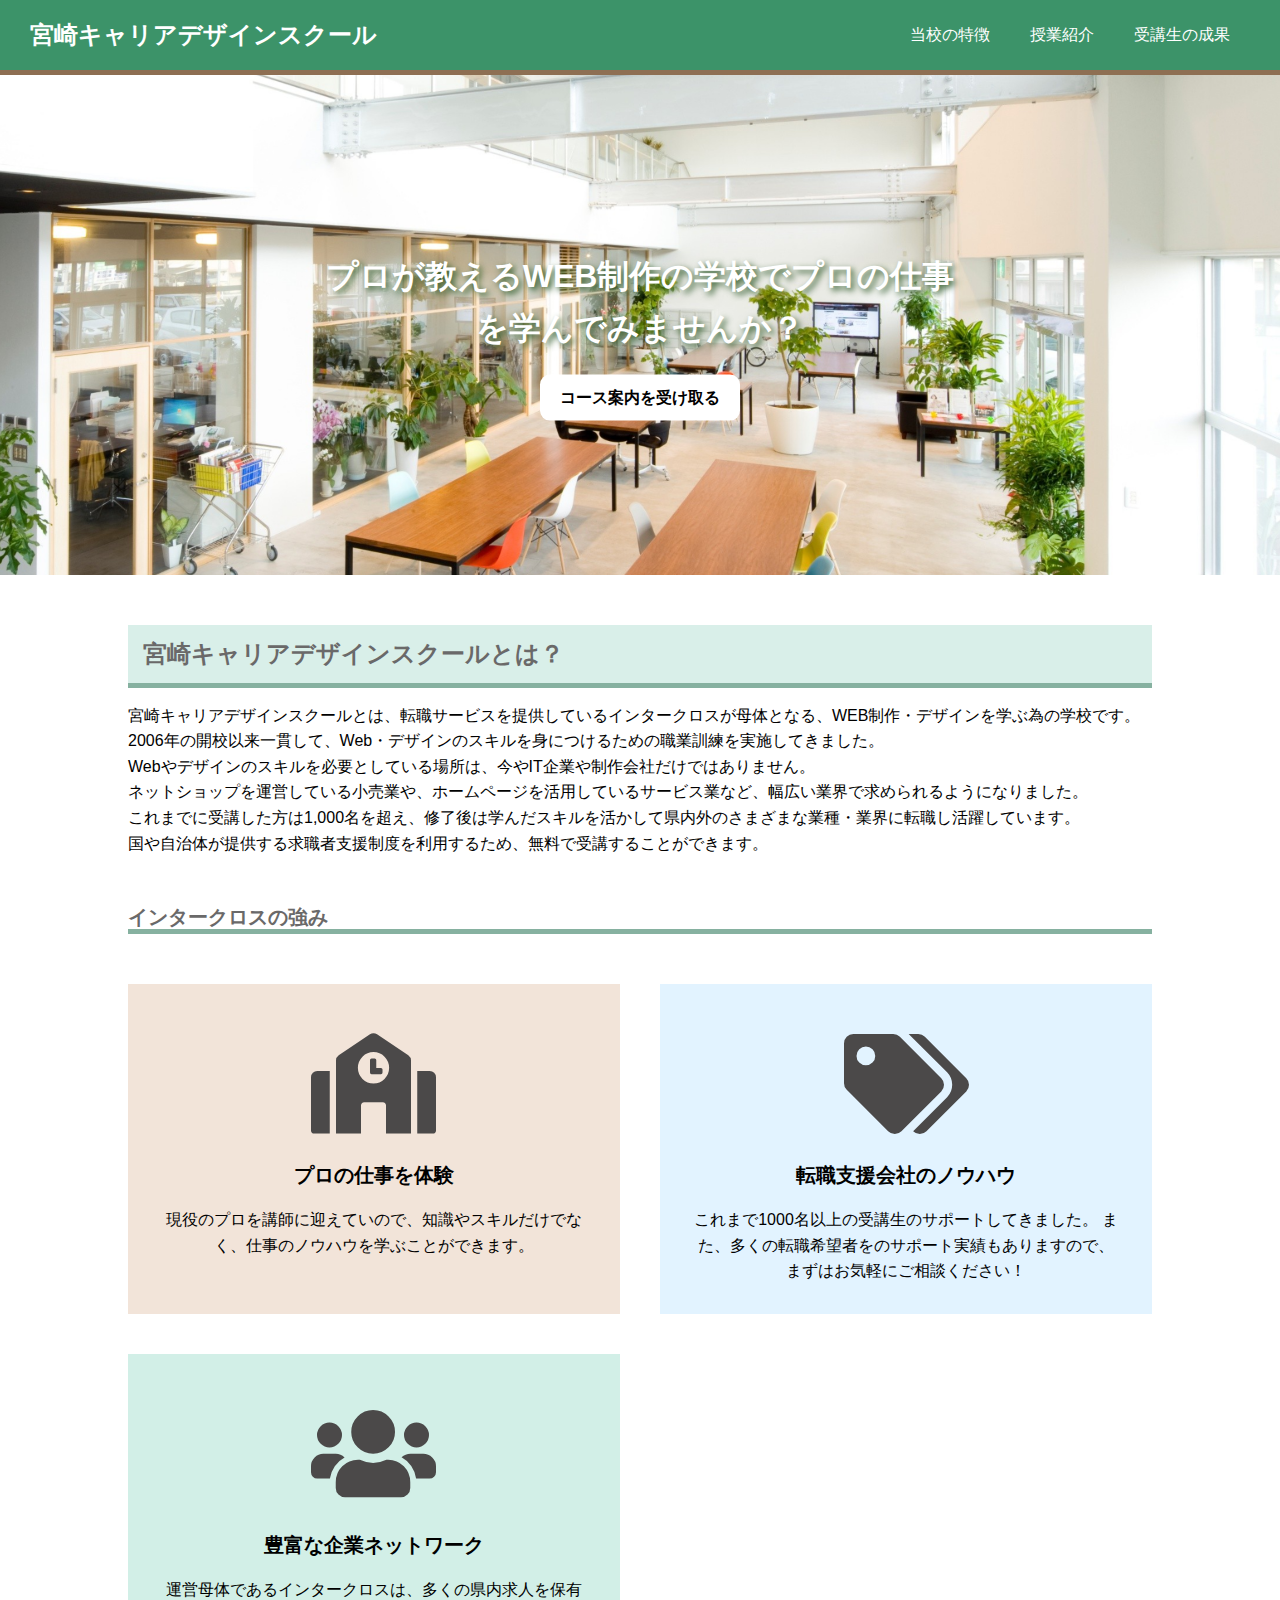
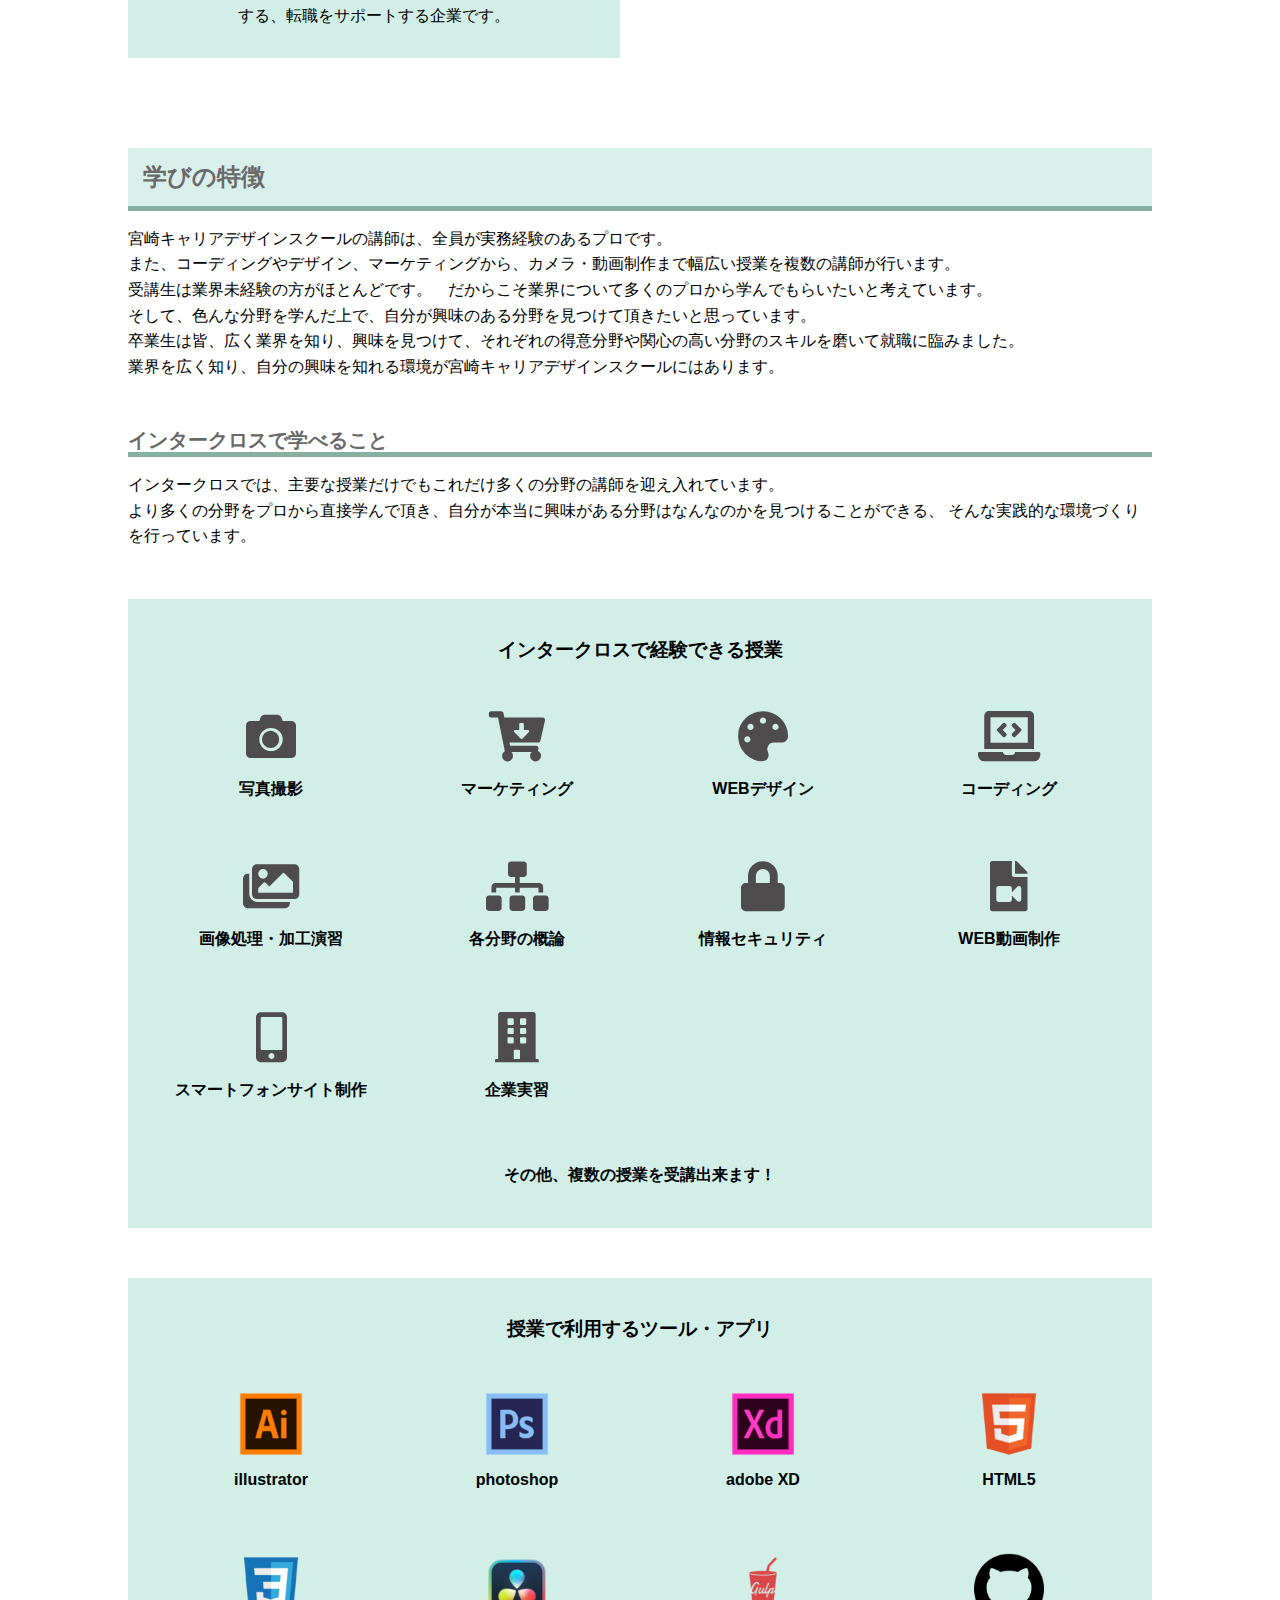
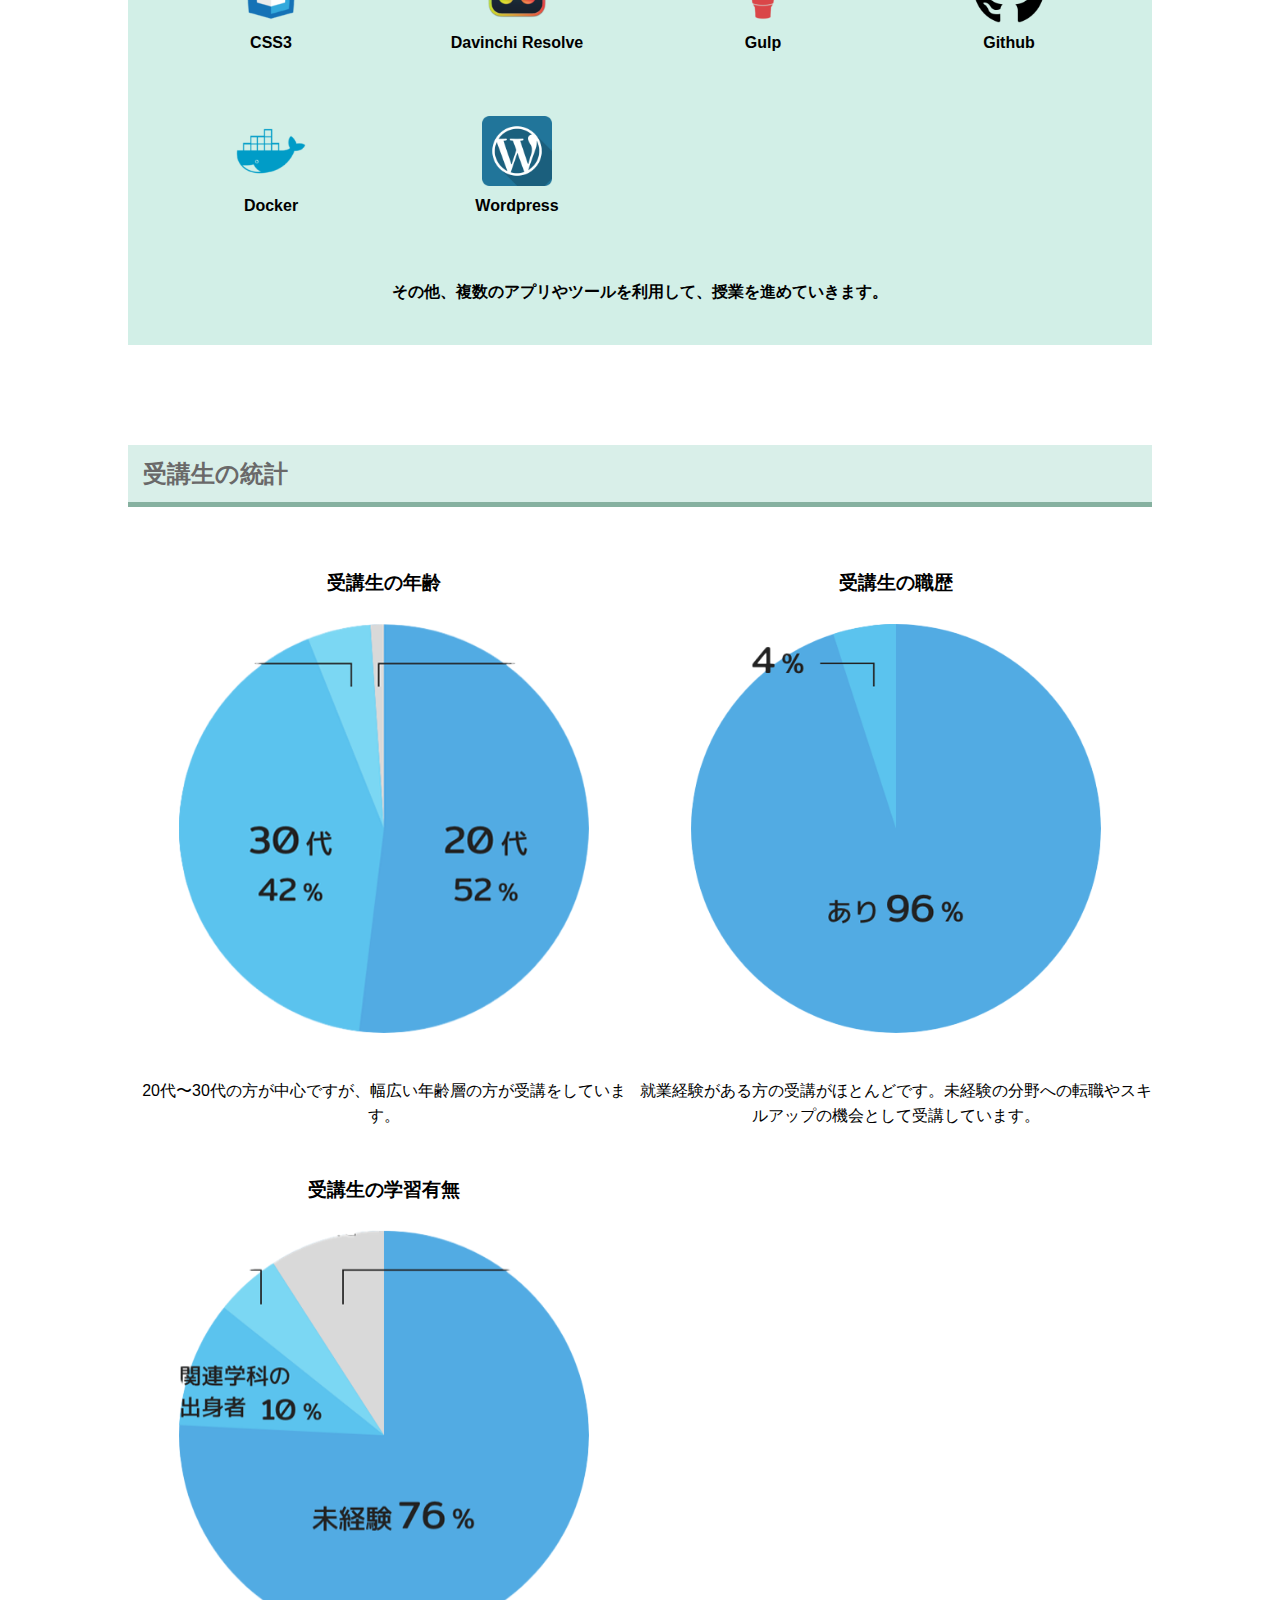
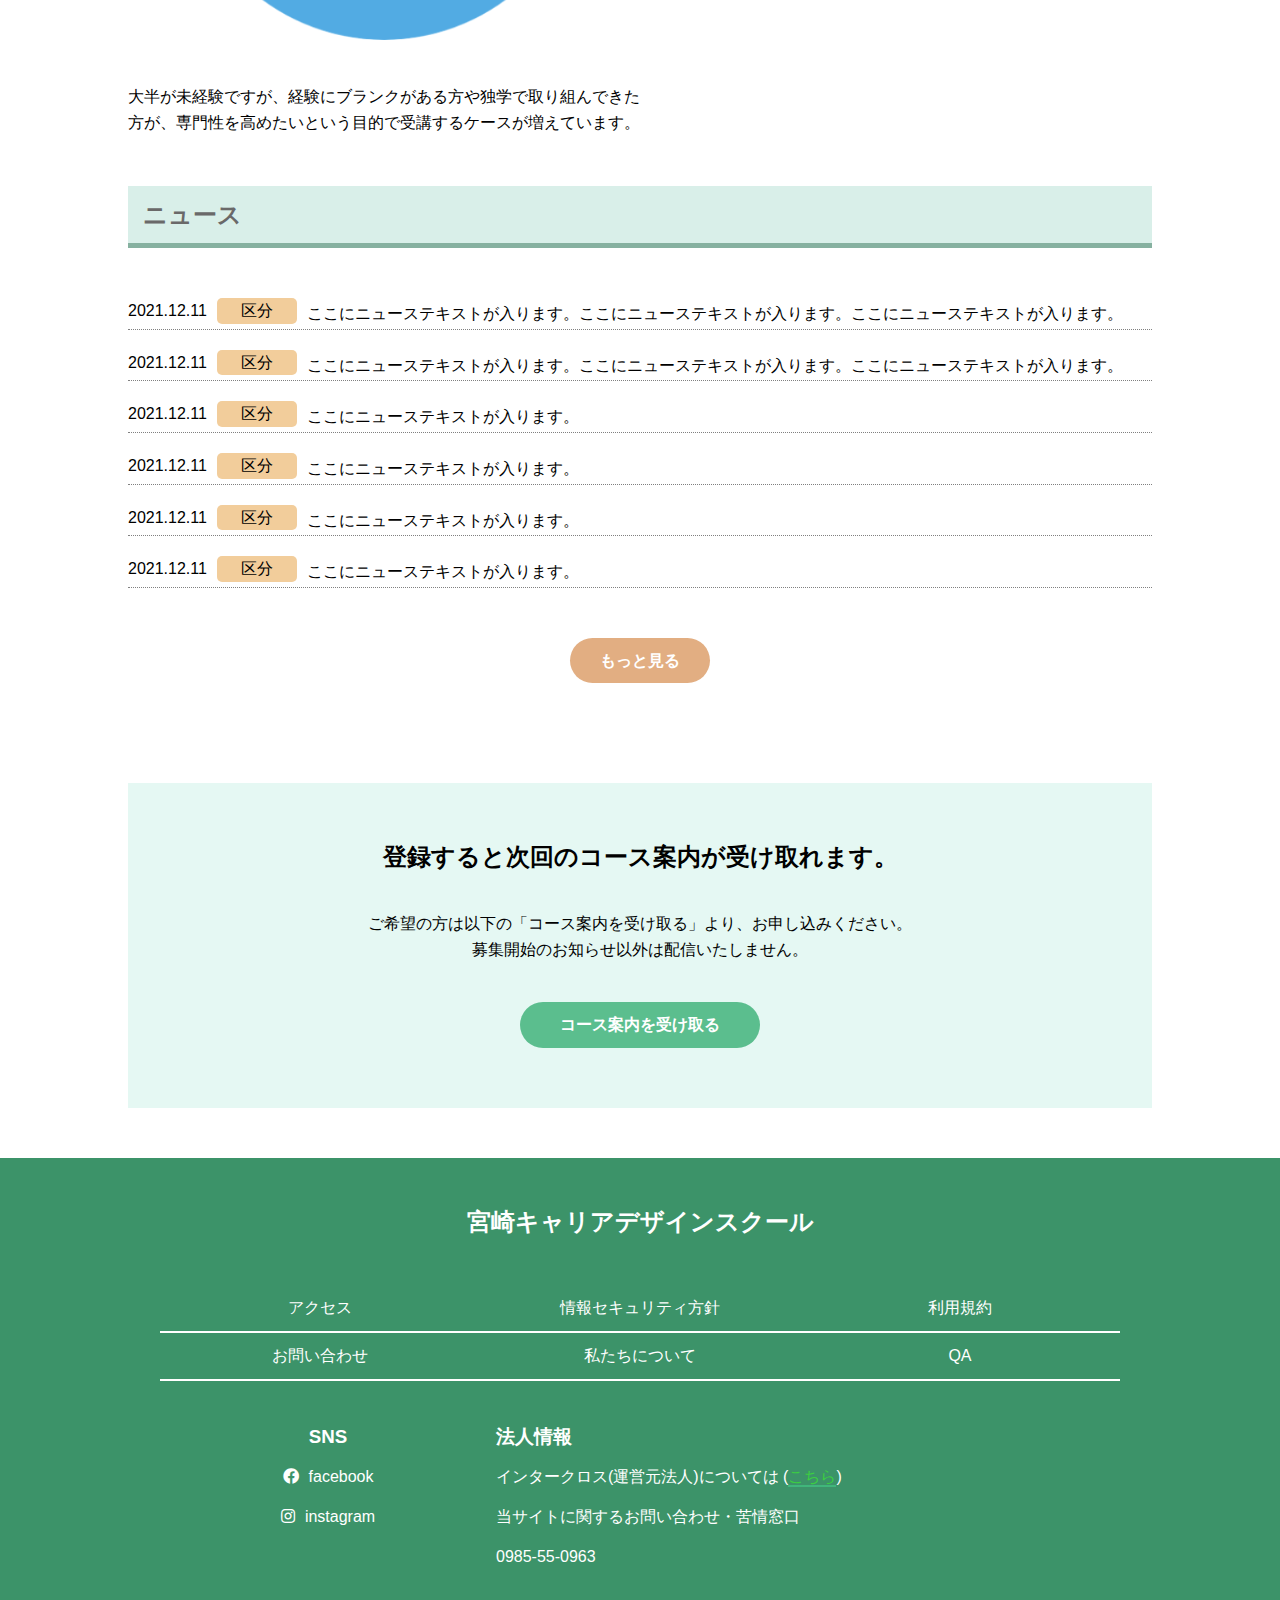
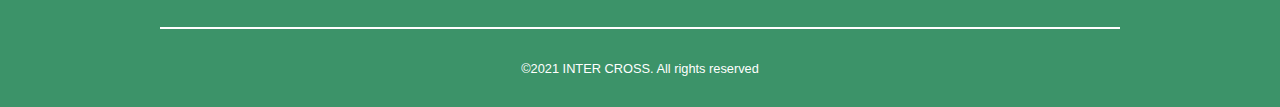
<file: index.html>
<!DOCTYPE html>
<html lang="en">

<head>
    <meta charset="UTF-8">
    <meta http-equiv="X-UA-Compatible" content="IE=edge">
    <meta name="viewport" content="width=device-width, initial-scale=1.0">
    <link rel="stylesheet" href="https://cdnjs.cloudflare.com/ajax/libs/font-awesome/5.11.2/css/all.css">
    <link rel="stylesheet" href="./normalize.css">
    <link rel="stylesheet" href="./style.css">
    <script type="text/javascript" src="https://code.jquery.com/jquery-3.4.1.min.js"></script>
    <script type="text/javascript" src="./js/script.js"></script>

    <title>宮崎キャリアデザインスクール / main</title>
</head>

<body>

    <header>
        <h2 class="header_title"><a href="index.html">宮崎キャリアデザインスクール</a></h2>
        <ul class="grobal-navi">
            <li><a href="./others/feature.html">当校の特徴</a></li>
            <li><a href="./others/lessons.html">授業紹介</a></li>
            <li><a href="./others/outcome.html">受講生の成果</a></li>
        </ul>
        <div class="hamburger">
            <div></div>
            <div></div>
            <div></div>
        </div>
    </header>

    <div class="mv">
        <div class="catch_area">
            <h1 class="catch">プロが教えるWEB制作の学校でプロの仕事を学んでみませんか？</h1>
            <p class="main-button"><a href="./others/course_request.html">コース案内を受け取る</a></p>
        </div>
    </div>

    <main>
        <section class="about_school">
            <h2 class="main-title">宮崎キャリアデザインスクールとは？</h2>
            <p class="main-title_desc">宮崎キャリアデザインスクールとは、転職サービスを提供しているインタークロスが母体となる、WEB制作・デザインを学ぶ為の学校です。<br>
                2006年の開校以来一貫して、Web・デザインのスキルを身につけるための職業訓練を実施してきました。<br>
                Webやデザインのスキルを必要としている場所は、今やIT企業や制作会社だけではありません。<br>
                ネットショップを運営している小売業や、ホームページを活用しているサービス業など、幅広い業界で求められるようになりました。<br>
                これまでに受講した方は1,000名を超え、修了後は学んだスキルを活かして県内外のさまざまな業種・業界に転職し活躍しています。<br>
                国や自治体が提供する求職者支援制度を利用するため、無料で受講することができます。</p>

            <h3 class="sub-title">インタークロスの強み</h3>
            <div class="appeal-list">

                <div class="appeal-item A">
                    <p class="icon"><i class="fas fa-school"></i></p>
                    <h4>プロの仕事を体験</h4>
                    <p>現役のプロを講師に迎えていので、知識やスキルだけでなく、仕事のノウハウを学ぶことができます。</p>
                </div>

                <div class="appeal-item B">
                    <p class="icon"><i class="fas fa-tags"></i></p>
                    <h4>転職支援会社のノウハウ</h4>
                    <p>これまで1000名以上の受講生のサポートしてきました。
                        また、多くの転職希望者をのサポート実績もありますので、まずはお気軽にご相談ください！</p>
                </div>

                <div class="appeal-item C">
                    <p class="icon"><i class="fas fa-users"></i></p>
                    <h4>豊富な企業ネットワーク</h4>
                    <p>運営母体であるインタークロスは、多くの県内求人を保有する、転職をサポートする企業です。</p>
                </div>

            </div>
        </section>
        <!--about_school-->

        <section class="feature_of_learning">
            <h1 class="main-title">学びの特徴</h1>
            <p class="main-title_desc">宮崎キャリアデザインスクールの講師は、全員が実務経験のあるプロです。<br>
                また、コーディングやデザイン、マーケティングから、カメラ・動画制作まで幅広い授業を複数の講師が行います。<br>
                受講生は業界未経験の方がほとんどです。　だからこそ業界について多くのプロから学んでもらいたいと考えています。<br>
                そして、色んな分野を学んだ上で、自分が興味のある分野を見つけて頂きたいと思っています。<br>
                卒業生は皆、広く業界を知り、興味を見つけて、それぞれの得意分野や関心の高い分野のスキルを磨いて就職に臨みました。<br>
                業界を広く知り、自分の興味を知れる環境が宮崎キャリアデザインスクールにはあります。</p>

            <h2 class="sub-title">インタークロスで学べること</h2>
            <p class="sub-title_desc">インタークロスでは、主要な授業だけでもこれだけ多くの分野の講師を迎え入れています。<br>
                より多くの分野をプロから直接学んで頂き、自分が本当に興味がある分野はなんなのかを見つけることができる、
                そんな実践的な環境づくりを行っています。</p>

            <div class="experience">
                <h3>インタークロスで経験できる授業</h3>
                <ul>
                    <li>
                        <i class="fas fa-camera"></i>
                        <p>写真撮影</p>
                    </li>
                    <li>
                        <i class="fas fa-cart-arrow-down"></i>
                        <p>マーケティング</p>
                    </li>
                    <li>
                        <i class="fas fa-palette"></i>
                        <p>WEBデザイン</p>
                    </li>
                    <li>
                        <i class="fas fa-laptop-code"></i>
                        <p>コーディング</p>
                    </li>
                    <li>
                        <i class="fas fa-images"></i>
                        <p>画像処理・加工演習</p>
                    </li>
                    <li>
                        <i class="fas fa-sitemap"></i>
                        <p>各分野の概論</p>
                    </li>
                    <li>
                        <i class="fas fa-lock"></i>
                        <p>情報セキュリティ</p>
                    </li>
                    <li>
                        <i class="fas fa-file-video"></i>
                        <p>WEB動画制作</p>
                    </li>
                    <li>
                        <i class="fas fa-mobile-alt"></i>
                        <p>スマートフォンサイト制作</p>
                    </li>
                    <li>
                        <i class="fas fa-building"></i>
                        <p>企業実習</p>
                    </li>
                </ul>
                <p>その他、複数の授業を受講出来ます！</p>
            </div>

            <div class="tools">
                <h3>授業で利用するツール・アプリ</h3>
                <ul>
                    <li>
                        <img src="./images/illustrator.png" alt="illustratorアイコン">
                        <p>illustrator</p>
                    </li>
                    <li>
                        <img src="./images/photoshop.png" alt="photoshopアイコン">
                        <p>photoshop</p>
                    </li>
                    <li>
                        <img src="./images/xd.png" alt="XDアイコン">
                        <p>adobe XD</p>
                    </li>
                    <li>
                        <img src="./images/html5.png" alt="HTML5アイコン">
                        <p>HTML5</p>
                    </li>
                    <li>
                        <img src="./images/css3.png" alt="CSS3アイコン">
                        <p>CSS3</p>
                    </li>
                    <li>
                        <img src="./images/davinci_resolve.png" alt="Davinchi Resolveアイコン">
                        <p>Davinchi Resolve</p>
                    </li>
                    <li>
                        <img src="./images/gulp.png" alt="Gulpアイコン">
                        <p>Gulp</p>
                    </li>
                    <li>
                        <img src="./images/github.png" alt="githubアイコン">
                        <p>Github</p>
                    </li>
                    <li>
                        <img src="./images/docker.png" alt="Dockerアイコン">
                        <p>Docker</p>
                    </li>
                    <li>
                        <img src="./images/wordpress.png" alt="wordpressアイコン">
                        <p>Wordpress</p>
                    </li>
                </ul>
                <p>その他、複数のアプリやツールを利用して、授業を進めていきます。</p>
            </div>

        </section>
        <!--feature_of_learning-->

        <section class="statistics">
            <h2 class="main-title">受講生の統計</h2>
            <div class="statistics-list">

                <div class="statistics-item">
                    <h3>受講生の年齢</h3>
                    <div class="image"><img src="./images/graph01.png" alt="受講生の年齢"></div>
                    <p>20代〜30代の方が中心ですが、幅広い年齢層の方が受講をしています。</p>
                </div>

                <div class="statistics-item">
                    <h3>受講生の職歴</h3>
                    <div class="image"><img src="./images/graph02.png" alt="受講生の職歴"></div>
                    <p>就業経験がある方の受講がほとんどです。未経験の分野への転職やスキルアップの機会として受講しています。</p>
                </div>

                <div class="statistics-item">
                    <h3>受講生の学習有無</h3>
                    <div class="image"><img src="./images/graph03.png" alt="受講生の学習有無"></div>
                    <p>大半が未経験ですが、経験にブランクがある方や独学で取り組んできた方が、専門性を高めたいという目的で受講するケースが増えています。</p>
                </div>

            </div>
            <!--statistics-list-->
        </section>
        <!--statistics-->

        <section class="news">
            <h2 class="main-title">ニュース</h2>
            <ul class="news-list">
                <li><a href="">
                        <p class="time">2021.12.11</p>
                        <p class="news-division">区分</p>
                        <p class="news-text">ここにニューステキストが入ります。ここにニューステキストが入ります。ここにニューステキストが入ります。</p>
                    </a>
                </li>
                <li><a href="">
                        <p class="time">2021.12.11</p>
                        <p class="news-division">区分</p>
                        <p class="news-text">ここにニューステキストが入ります。ここにニューステキストが入ります。ここにニューステキストが入ります。</p>
                    </a>
                </li>
                <li><a href="">
                        <p class="time">2021.12.11</p>
                        <p class="news-division">区分</p>
                        <p class="news-text">ここにニューステキストが入ります。</p>
                    </a>
                </li>
                <li><a href="">
                        <p class="time">2021.12.11</p>
                        <p class="news-division">区分</p>
                        <p class="news-text">ここにニューステキストが入ります。</p>
                    </a>
                </li>
                <li><a href="">
                        <p class="time">2021.12.11</p>
                        <p class="news-division">区分</p>
                        <p class="news-text">ここにニューステキストが入ります。</p>
                    </a>
                </li>
                <li><a href="">
                        <p class="time">2021.12.11</p>
                        <p class="news-division">区分</p>
                        <p class="news-text">ここにニューステキストが入ります。</p>
                    </a>
                </li>
            </ul>
            <p class="show-more"><a href="#">もっと見る</a></p>
        </section>

        <div class="cource-guide">
            <h2 class="guide-title">登録すると次回のコース案内が受け取れます。</h2>
            <p class="guide-text">ご希望の方は以下の「コース案内を受け取る」より、お申し込みください。<br>
                募集開始のお知らせ以外は配信いたしません。</p>
            <p class="guide-button"><a href="./others/course_request.html">コース案内を受け取る</a></p>
        </div>
    </main>
    <footer>
        <h2 class="footer-title">宮崎キャリアデザインスクール</h2>
        <div class="footer-navi">
            <ul>
                <li><a href="">アクセス</a></li>
                <li><a href="">情報セキュリティ方針</a></li>
                <li><a href="">利用規約</a></li>
                <li><a href="">お問い合わせ</a></li>
                <li><a href="">私たちについて</a></li>
                <li><a href="">QA</a></li>
            </ul>
        </div>
        <div class="two-column-layout">
            <div class="social">
                <h3>SNS</h3>
                <p><a href=""><i class="fab fa-facebook"></i>facebook</a></p>
                <p><a href=""><i class="fab fa-instagram"></i>instagram</a></p>
            </div>
            <div class="company-info">
                <h3>法人情報</h3>
                <p>インタークロス(運営元法人)については (<a href="https://www.inter-cross.com/">こちら</a>)</p>
                <p>当サイトに関するお問い合わせ・苦情窓口<br>
                    0985-55-0963</p>
            </div>
        </div>
        <small>©2021 INTER CROSS. All rights reserved</small>

    </footer>
</body>

</html>
</file>
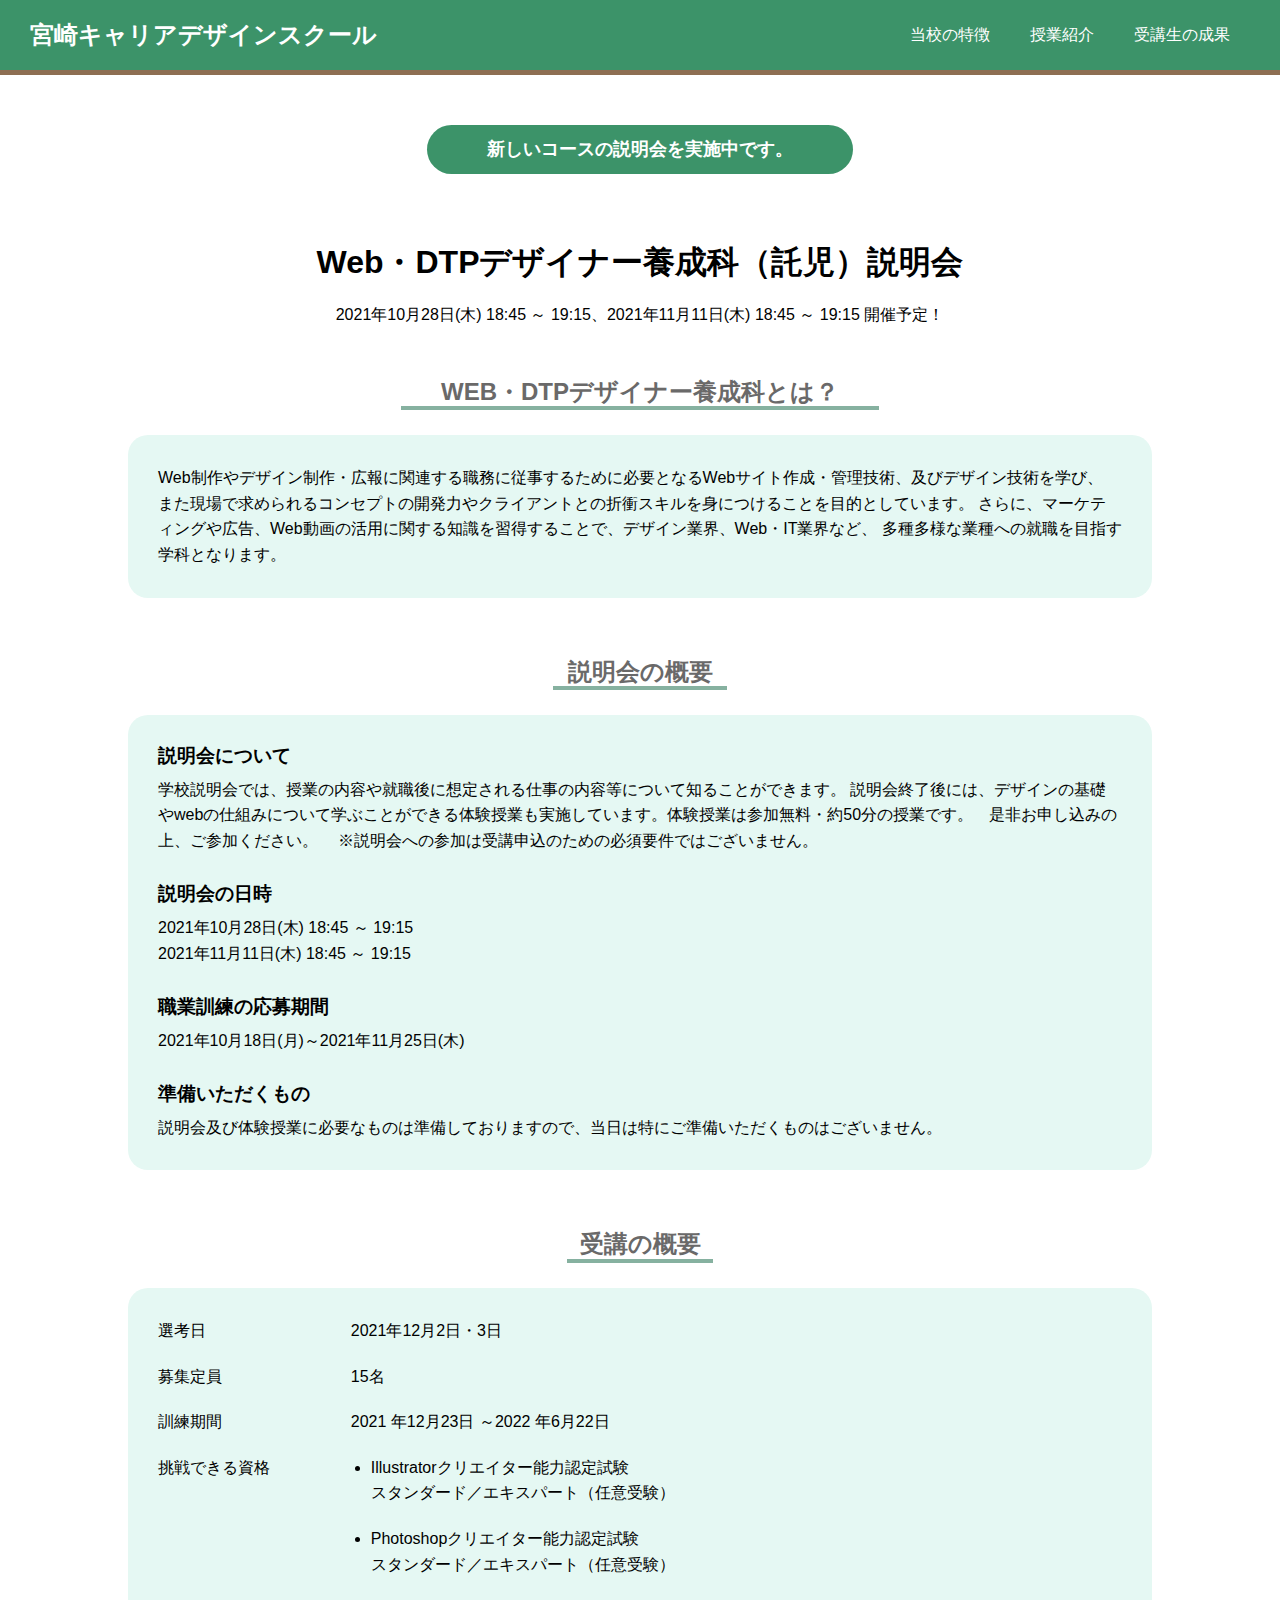
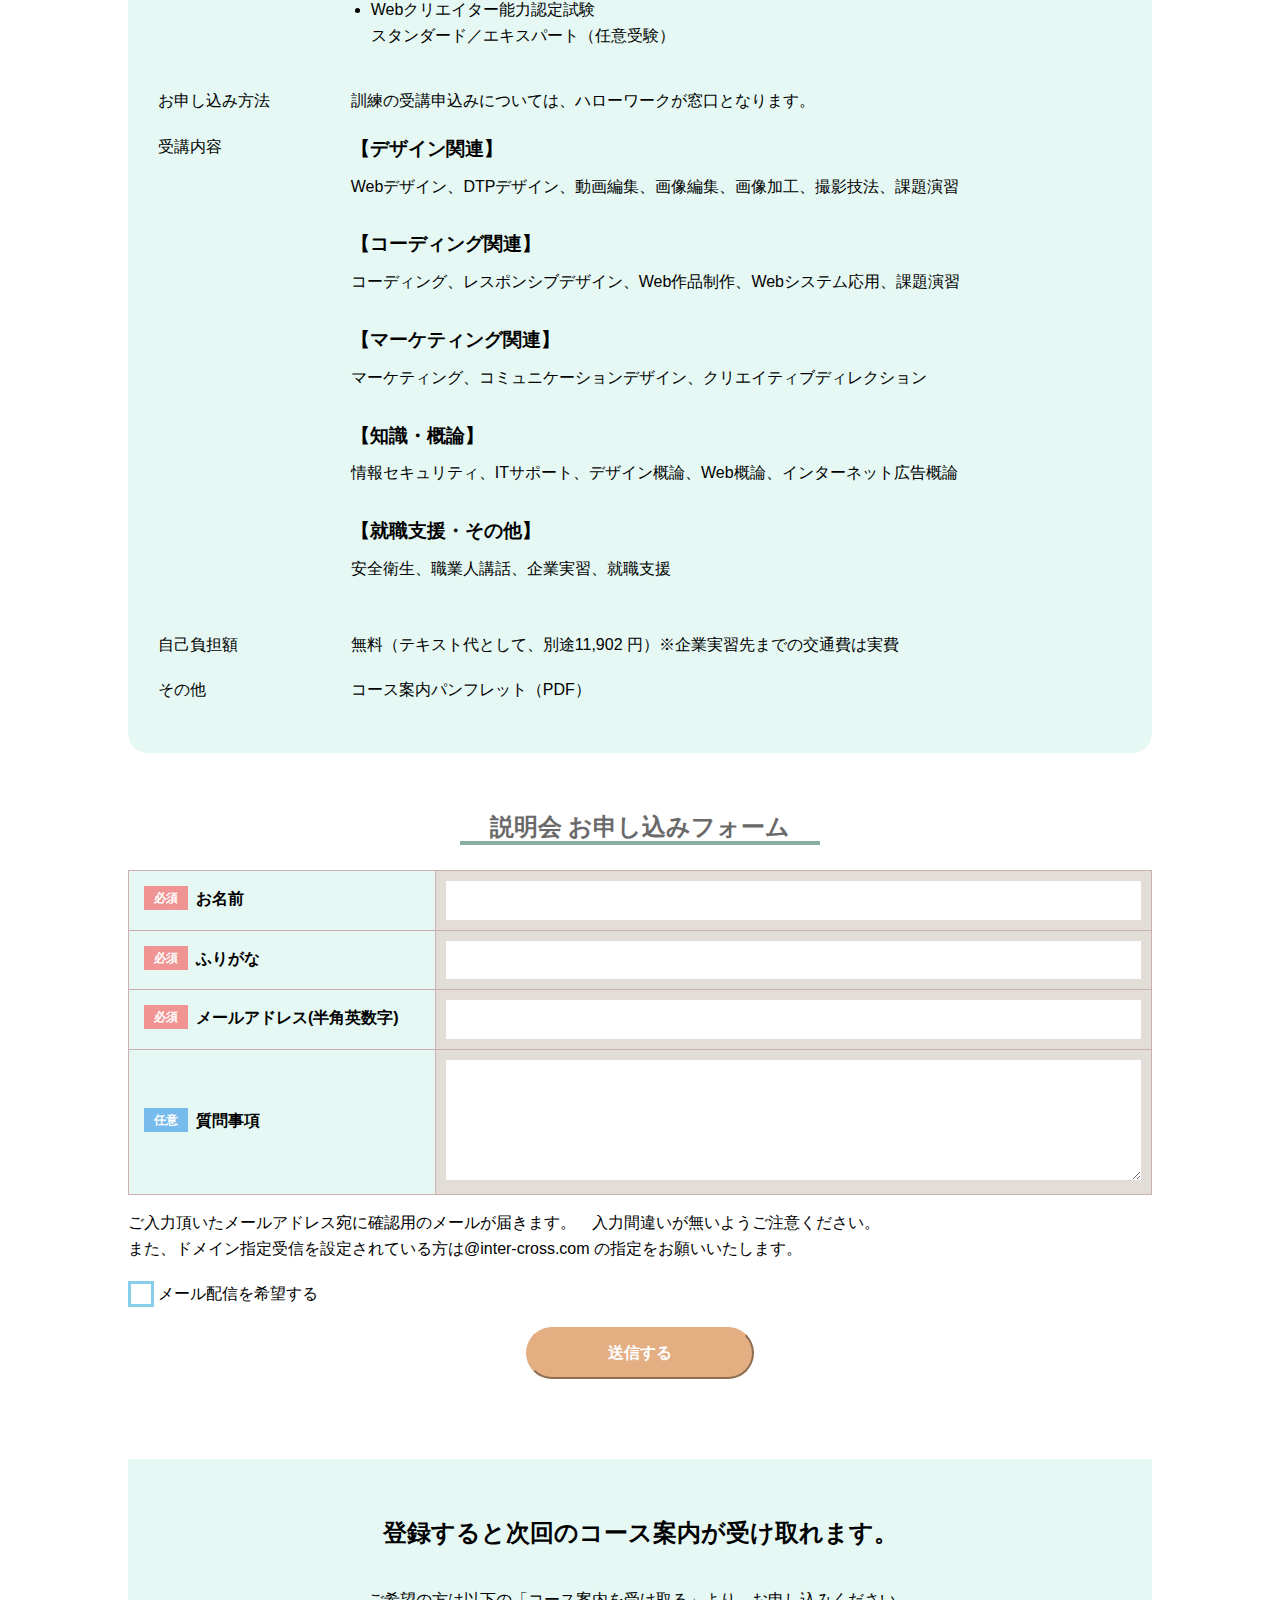
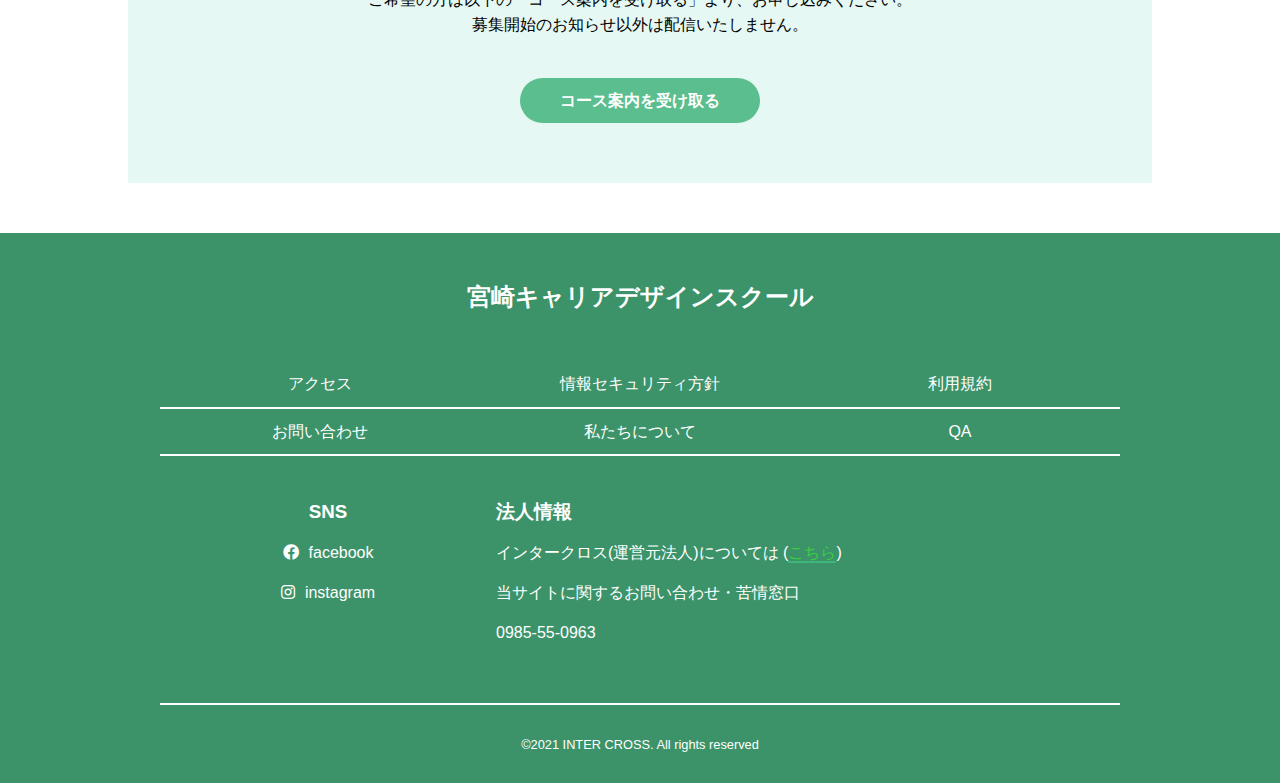
<file: others/briefing.html>
<!DOCTYPE html>
<html lang="en">

<head>
    <meta charset="UTF-8">
    <meta http-equiv="X-UA-Compatible" content="IE=edge">
    <meta name="viewport" content="width=device-width, initial-scale=1.0">
    <link rel="stylesheet" href="https://cdnjs.cloudflare.com/ajax/libs/font-awesome/5.11.2/css/all.css">
    <link rel="stylesheet" href="../normalize.css">
    <link rel="stylesheet" href="../style.css">
    <script src="https://unpkg.com/swiper/swiper-bundle.min.js"></script>
    <link rel="stylesheet" href="https://unpkg.com/swiper/swiper-bundle.min.css">
    <script type="text/javascript" src="https://code.jquery.com/jquery-3.4.1.min.js"></script>
    <script type="text/javascript" src="../js/script.js"></script>

    <title>宮崎キャリアデザインスクール / 受講生の成果</title>
</head>

<body>
    <header>
        <h2 class="header_title"><a href="../index.html">宮崎キャリアデザインスクール</a></h2>
        <ul class="grobal-navi">
            <li><a href="./feature.html">当校の特徴</a></li>
            <li><a href="./lessons.html">授業紹介</a></li>
            <li><a href="./outcome.html">受講生の成果</a></li>
        </ul>
        <div class="hamburger">
            <div></div>
            <div></div>
            <div></div>
        </div>
    </header>

    <main>
        <div class="mv-height"></div>

        <div class="briefing_page">

            <div class="briefing_status">
                <p>新しいコースの説明会を実施中です。</p>
            </div>

            <div class="briefing_title">
                <h1>Web・DTPデザイナー養成科（託児）説明会</h1>
                <p>2021年10月28日(木) 18:45 ～ 19:15、2021年11月11日(木) 18:45 ～ 19:15 開催予定！</p>
            </div>

            <section class="briefing_desc">
                <div class="section_title">
                    <h2>WEB・DTPデザイナー養成科とは？</h2>
                </div>
                <p class="briefing_text">Web制作やデザイン制作・広報に関連する職務に従事するために必要となるWebサイト作成・管理技術、及びデザイン技術を学び、
                    また現場で求められるコンセプトの開発力やクライアントとの折衝スキルを身につけることを目的としています。
                    さらに、マーケティングや広告、Web動画の活用に関する知識を習得することで、デザイン業界、Web・IT業界など、
                    多種多様な業種への就職を目指す学科となります。</p>
            </section>

            <section class="briefing_summary">
                <div class="section_title">
                    <h2>説明会の概要</h2>
                </div>

                <div class="briefing_text">
                    <h3 class="short_title">説明会について</h3>
                    <p class="short_text">学校説明会では、授業の内容や就職後に想定される仕事の内容等について知ることができます。
                        説明会終了後には、デザインの基礎やwebの仕組みについて学ぶことができる体験授業も実施しています。体験授業は参加無料・約50分の授業です。　是非お申し込みの上、ご参加ください。
                        　※説明会への参加は受講申込のための必須要件ではございません。</p>

                    <h3 class="short_title">説明会の日時</h3>
                    <p class="short_text">2021年10月28日(木) 18:45 ～ 19:15　<br>
                        2021年11月11日(木) 18:45 ～ 19:15</p>

                    <h3 class="short_title">職業訓練の応募期間</h3>
                    <p class="short_text">2021年10月18日(月)～2021年11月25日(木)</p>

                    <h3 class="short_title">準備いただくもの</h3>
                    <p class="short_text last">説明会及び体験授業に必要なものは準備しておりますので、当日は特にご準備いただくものはございません。　</p>
                </div>
            </section>


            <section class="school_summary">
                <div class="section_title">
                    <h2>受講の概要</h2>
                </div>

                <div class="briefing_text">
                    <ul class="outer_ul">
                        <li class="title">選考日</li>
                        <li class="text">2021年12月2日・3日</li>

                        <li class="title">募集定員</li>
                        <li class="text">15名</li>

                        <li class="title">訓練期間</li>
                        <li class="text">2021 年12月23日 ～2022 年6月22日</li>

                        <li class="title">挑戦できる資格</li>
                        <li class="text">
                            <ul class="inner_ul">
                                <li>Illustratorクリエイター能力認定試験<br>スタンダード／エキスパート（任意受験）
                                </li>
                                <li>Photoshopクリエイター能力認定試験<br>スタンダード／エキスパート（任意受験）
                                </li>
                                <li>Webクリエイター能力認定試験<br>スタンダード／エキスパート（任意受験）
                                </li>
                            </ul>
                        </li>

                        <li class="title">お申し込み方法</li>
                        <li class="text">訓練の受講申込みについては、ハローワークが窓口となります。</li>

                        <li class="title">受講内容</li>
                        <li class="text">
                            <h3 class="short_title">【デザイン関連】</h3>
                            <p class="short_text">Webデザイン、DTPデザイン、動画編集、画像編集、画像加工、撮影技法、課題演習</p>

                            <h3 class="short_title">【コーディング関連】</h3>
                            <p class="short_text">コーディング、レスポンシブデザイン、Web作品制作、Webシステム応用、課題演習</p>

                            <h3 class="short_title">【マーケティング関連】</h3>
                            <p class="short_text">マーケティング、コミュニケーションデザイン、クリエイティブディレクション</p>

                            <h3 class="short_title">【知識・概論】</h3>
                            <p class="short_text">情報セキュリティ、ITサポート、デザイン概論、Web概論、インターネット広告概論</p>

                            <h3 class="short_title">【就職支援・その他】</h3>
                            <p class="short_text">安全衛生、職業人講話、企業実習、就職支援</p>
                        </li>

                        <li class="title">自己負担額</li>
                        <li class="text">無料（テキスト代として、別途11,902 円）※企業実習先までの交通費は実費</li>

                        <li class="title">その他</li>
                        </li>
                        <li class="text">コース案内パンフレット（PDF）</li>
                    </ul>
                </div>
            </section>

            <section class="briefing_form">
                <div class="section_title">
                    <h2>説明会&nbsp;お申し込みフォーム</h2>
                </div>
                <form action="">
                    <table>
                        <tr>
                            <th><span class="attention required">必須</span>お名前</th>
                            <td><input type="text"></td>
                        </tr>
                        <tr>
                            <th><span class="attention required">必須</span>ふりがな</th>
                            <td><input type="text"></td>
                        </tr>
                        <tr>
                            <th><span class="attention required">必須</span>メールアドレス(半角英数字)</th>
                            <td><input type="text"></td>
                        </tr>
                        <tr>
                            <th><span class="attention optional">任意</span>質問事項</th>
                            <td><textarea name=""></textarea></td>
                        </tr>
                    </table>

                    <p class="complement">ご入力頂いたメールアドレス宛に確認用のメールが届きます。　入力間違いが無いようご注意ください。<br>
                        また、ドメイン指定受信を設定されている方は@inter-cross.com の指定をお願いいたします。</p>
                    <p class="checkbox">メール配信を希望する</p>

                    <div class="form_button">
                        <input type="submit" value="送信する">
                    </div>

                </form>
            </section>

            <div class="cource-guide">
                <h2 class="guide-title">登録すると次回のコース案内が受け取れます。</h2>
                <p class="guide-text">ご希望の方は以下の「コース案内を受け取る」より、お申し込みください。<br>
                    募集開始のお知らせ以外は配信いたしません。</p>
                <p class="guide-button"><a href="./course_request.html">コース案内を受け取る</a></p>
            </div>
        </div>
    </main>
    <footer>
        <h2 class="footer-title">宮崎キャリアデザインスクール</h2>
        <div class="footer-navi">
            <ul>
                <li><a href="">アクセス</a></li>
                <li><a href="">情報セキュリティ方針</a></li>
                <li><a href="">利用規約</a></li>
                <li><a href="">お問い合わせ</a></li>
                <li><a href="">私たちについて</a></li>
                <li><a href="">QA</a></li>
            </ul>
        </div>
        <div class="two-column-layout">
            <div class="social">
                <h3>SNS</h3>
                <p><a href=""><i class="fab fa-facebook"></i>facebook</a></p>
                <p><a href=""><i class="fab fa-instagram"></i>instagram</a></p>
            </div>
            <div class="company-info">
                <h3>法人情報</h3>
                <p>インタークロス(運営元法人)については (<a href="https://www.inter-cross.com/">こちら</a>)</p>
                <p>当サイトに関するお問い合わせ・苦情窓口<br>
                    0985-55-0963</p>
            </div>
        </div>
        <small>©2021 INTER CROSS. All rights reserved</small>

    </footer>
</body>

</html>
</file>
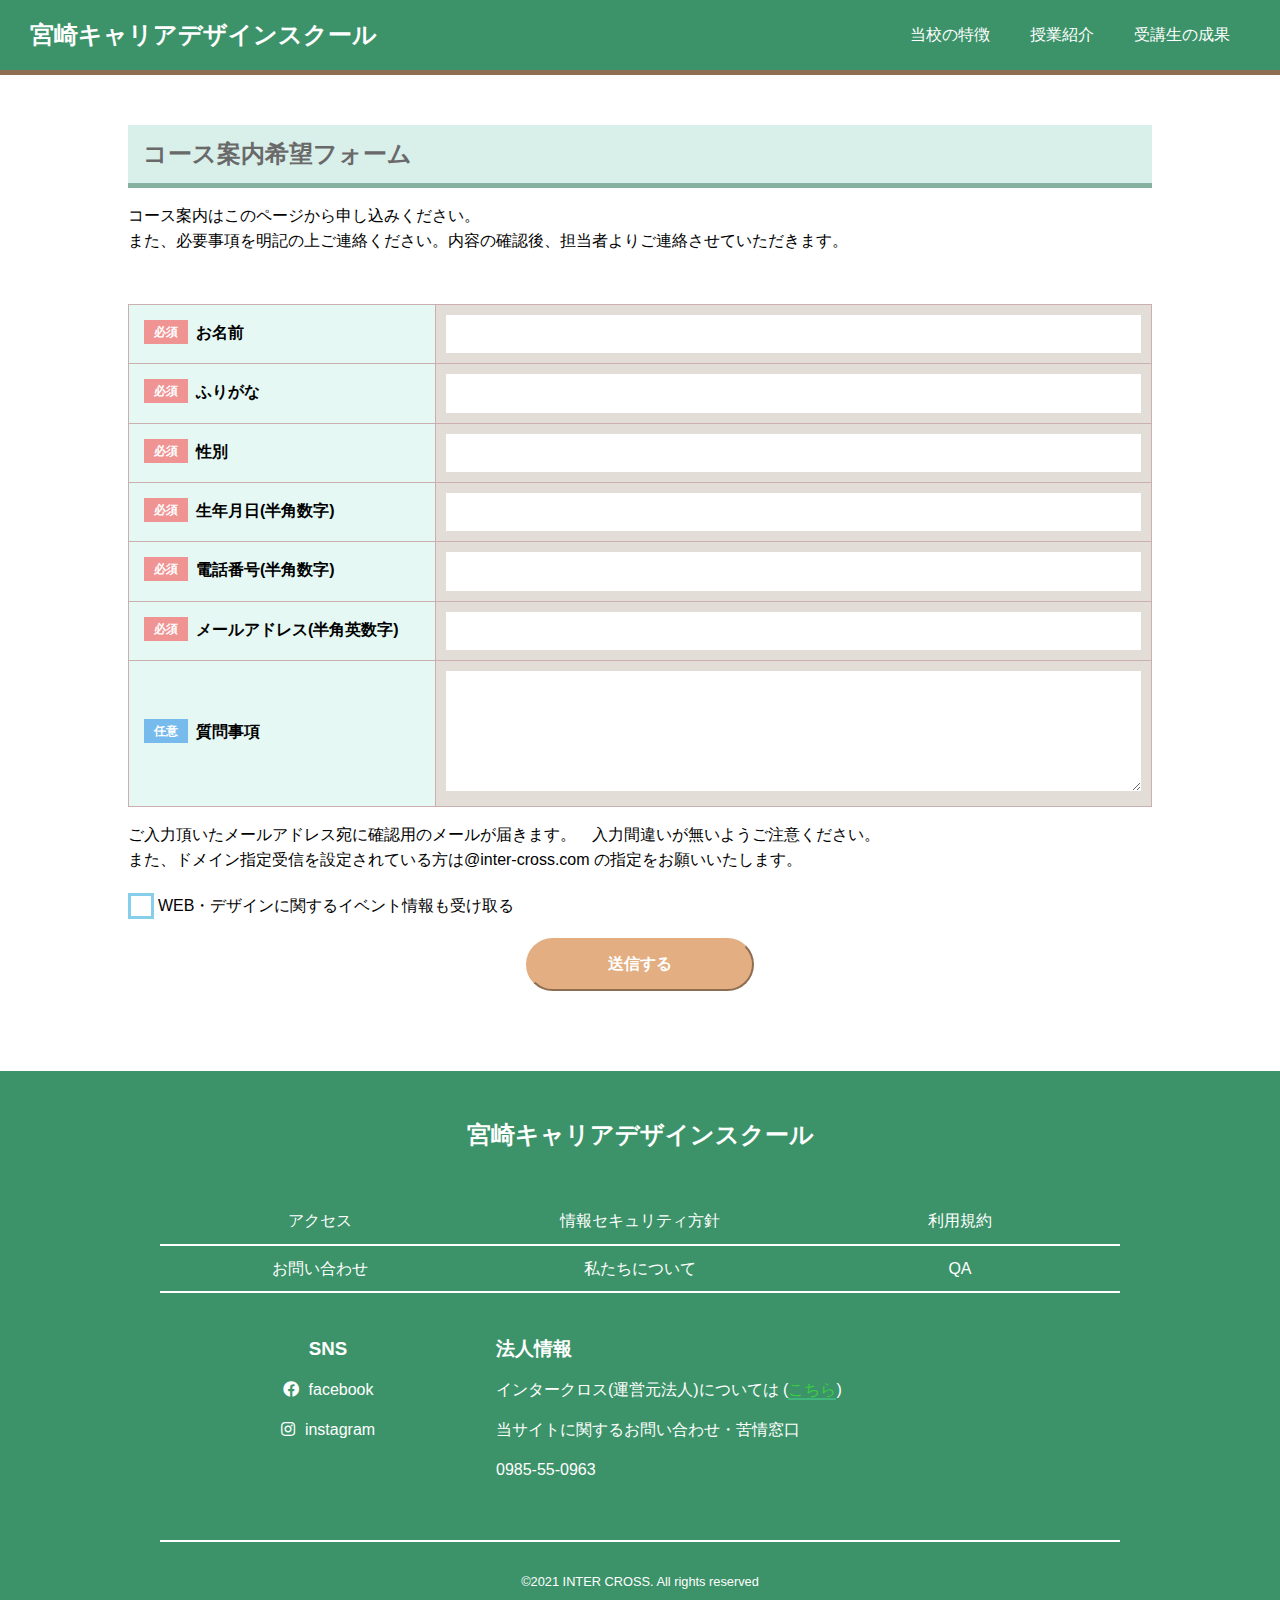
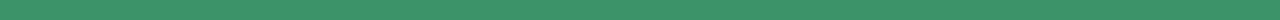
<file: others/course_request.html>
<!DOCTYPE html>
<html lang="en">

<head>
    <meta charset="UTF-8">
    <meta http-equiv="X-UA-Compatible" content="IE=edge">
    <meta name="viewport" content="width=device-width, initial-scale=1.0">
    <link rel="stylesheet" href="https://cdnjs.cloudflare.com/ajax/libs/font-awesome/5.11.2/css/all.css">
    <link rel="stylesheet" href="../normalize.css">
    <link rel="stylesheet" href="../style.css">
    <script src="https://unpkg.com/swiper/swiper-bundle.min.js"></script>
    <link rel="stylesheet" href="https://unpkg.com/swiper/swiper-bundle.min.css">
    <script type="text/javascript" src="https://code.jquery.com/jquery-3.4.1.min.js"></script>
    <script type="text/javascript" src="../js/script.js"></script>

    <title>宮崎キャリアデザインスクール / 受講生の成果</title>
</head>

<body>

    <header>
        <h2 class="header_title"><a href="../index.html">宮崎キャリアデザインスクール</a></h2>
        <ul class="grobal-navi">
            <li><a href="./feature.html">当校の特徴</a></li>
            <li><a href="./lessons.html">授業紹介</a></li>
            <li><a href="./outcome.html">受講生の成果</a></li>
        </ul>
        <div class="hamburger">
            <div></div>
            <div></div>
            <div></div>
        </div>
    </header>

    <main>
        <div class="mv-height"></div>

        <div class="briefing_page">

            <section class="briefing_form">
                <h2 class="main-title">コース案内希望フォーム</h2>
                <p class="main-title_desc">
                    コース案内はこのページから申し込みください。<br>
                    また、必要事項を明記の上ご連絡ください。内容の確認後、担当者よりご連絡させていただきます。
                </p>
                <form action="">
                    <table>
                        <tr>
                            <th><span class="attention required">必須</span>お名前</th>
                            <td><input type="text"></td>
                        </tr>
                        <tr>
                            <th><span class="attention required">必須</span>ふりがな</th>
                            <td><input type="text"></td>
                        </tr>
                        <tr>
                            <th><span class="attention required">必須</span>性別</th>
                            <td><input type="text"></td>
                        </tr>
                        <tr>
                            <th><span class="attention required">必須</span>生年月日(半角数字)</th>
                            <td><input type="text"></td>
                        </tr>
                        <tr>
                            <th><span class="attention required">必須</span>電話番号(半角数字)</th>
                            <td><input type="text"></td>
                        </tr>
                        <tr>
                            <th><span class="attention required">必須</span>メールアドレス(半角英数字)</th>
                            <td><input type="text"></td>
                        </tr>
                        <tr>
                            <th><span class="attention optional">任意</span>質問事項</th>
                            <td><textarea name=""></textarea></td>
                        </tr>
                    </table>

                    <p class="complement">ご入力頂いたメールアドレス宛に確認用のメールが届きます。　入力間違いが無いようご注意ください。<br>
                        また、ドメイン指定受信を設定されている方は@inter-cross.com の指定をお願いいたします。</p>
                    <p class="checkbox">WEB・デザインに関するイベント情報も受け取る</p>

                    <div class="form_button">
                        <input type="submit" value="送信する">
                    </div>

                </form>
            </section>

        </div>
    </main>
    <footer>
        <h2 class="footer-title">宮崎キャリアデザインスクール</h2>
        <div class="footer-navi">
            <ul>
                <li><a href="">アクセス</a></li>
                <li><a href="">情報セキュリティ方針</a></li>
                <li><a href="">利用規約</a></li>
                <li><a href="">お問い合わせ</a></li>
                <li><a href="">私たちについて</a></li>
                <li><a href="">QA</a></li>
            </ul>
        </div>
        <div class="two-column-layout">
            <div class="social">
                <h3>SNS</h3>
                <p><a href=""><i class="fab fa-facebook"></i>facebook</a></p>
                <p><a href=""><i class="fab fa-instagram"></i>instagram</a></p>
            </div>
            <div class="company-info">
                <h3>法人情報</h3>
                <p>インタークロス(運営元法人)については (<a href="https://www.inter-cross.com/">こちら</a>)</p>
                <p>当サイトに関するお問い合わせ・苦情窓口<br>
                    0985-55-0963</p>
            </div>
        </div>
        <small>©2021 INTER CROSS. All rights reserved</small>

    </footer>
</body>

</html>
</file>
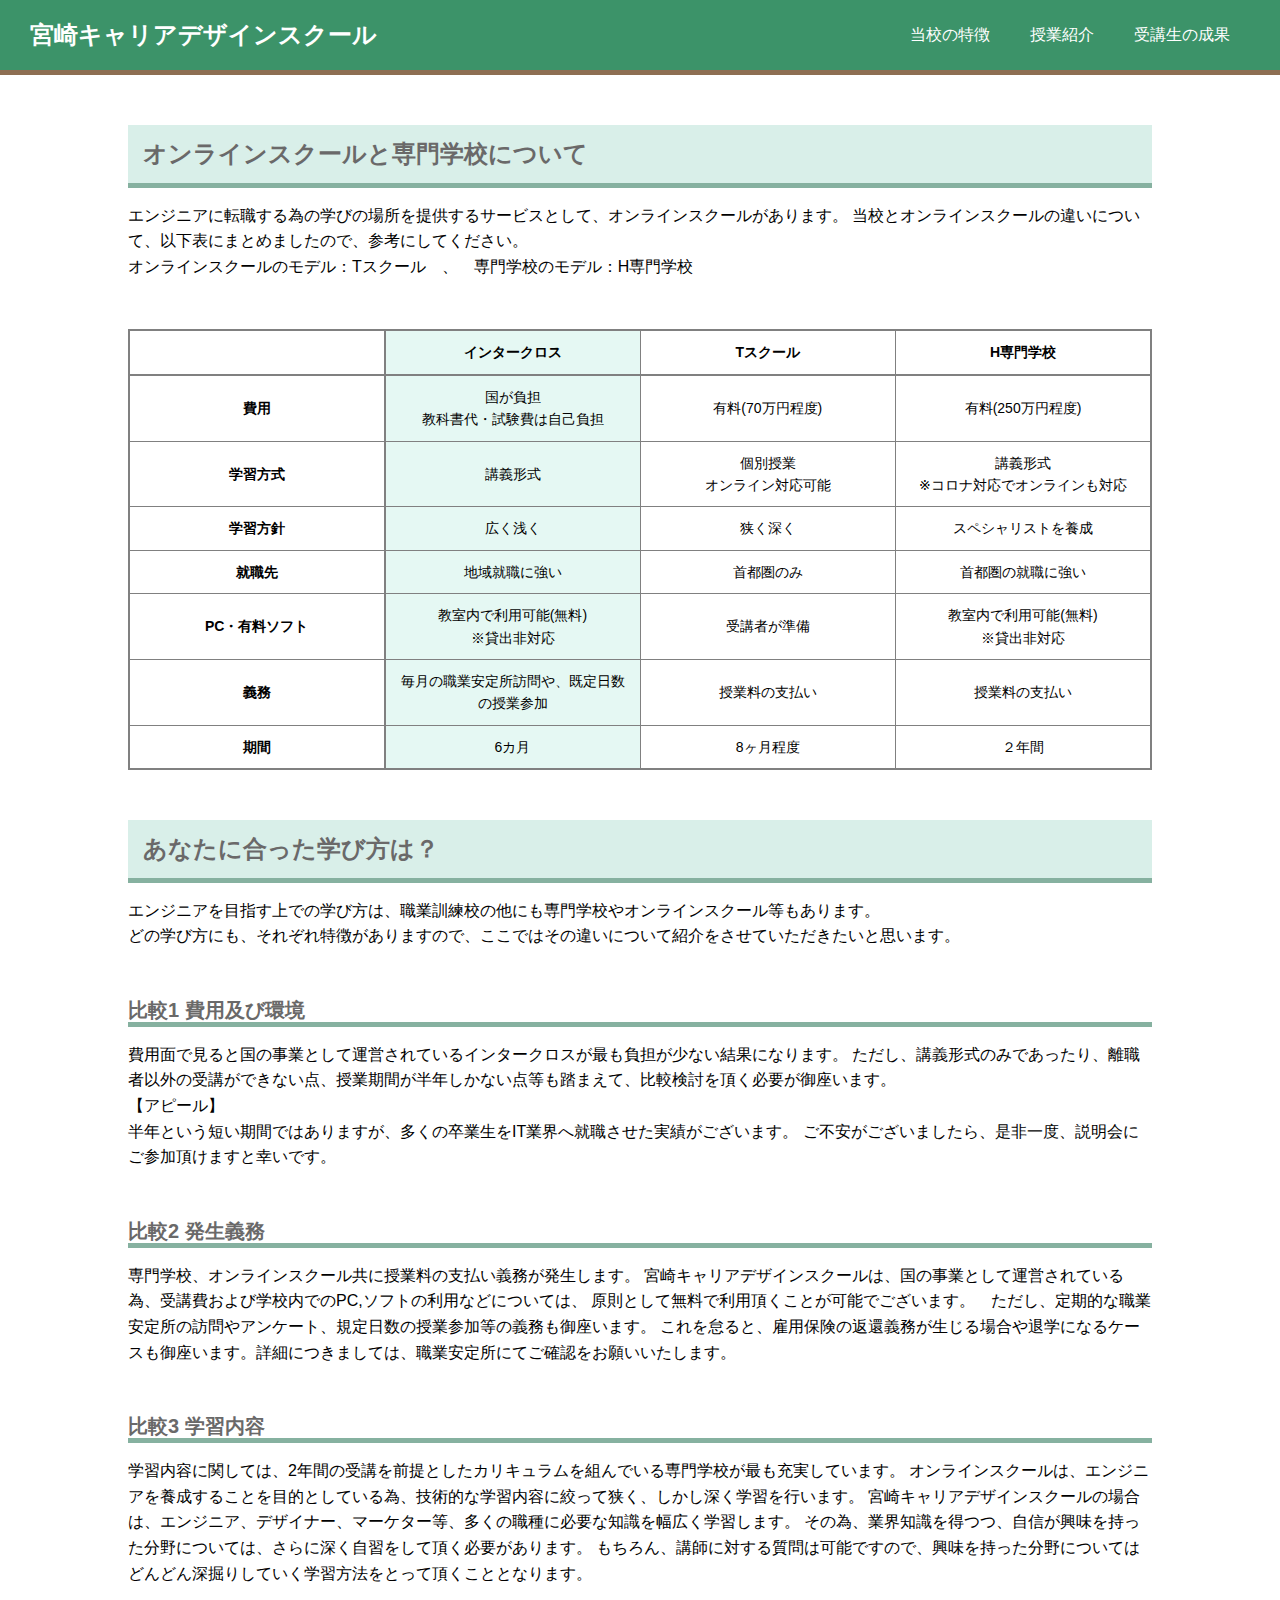
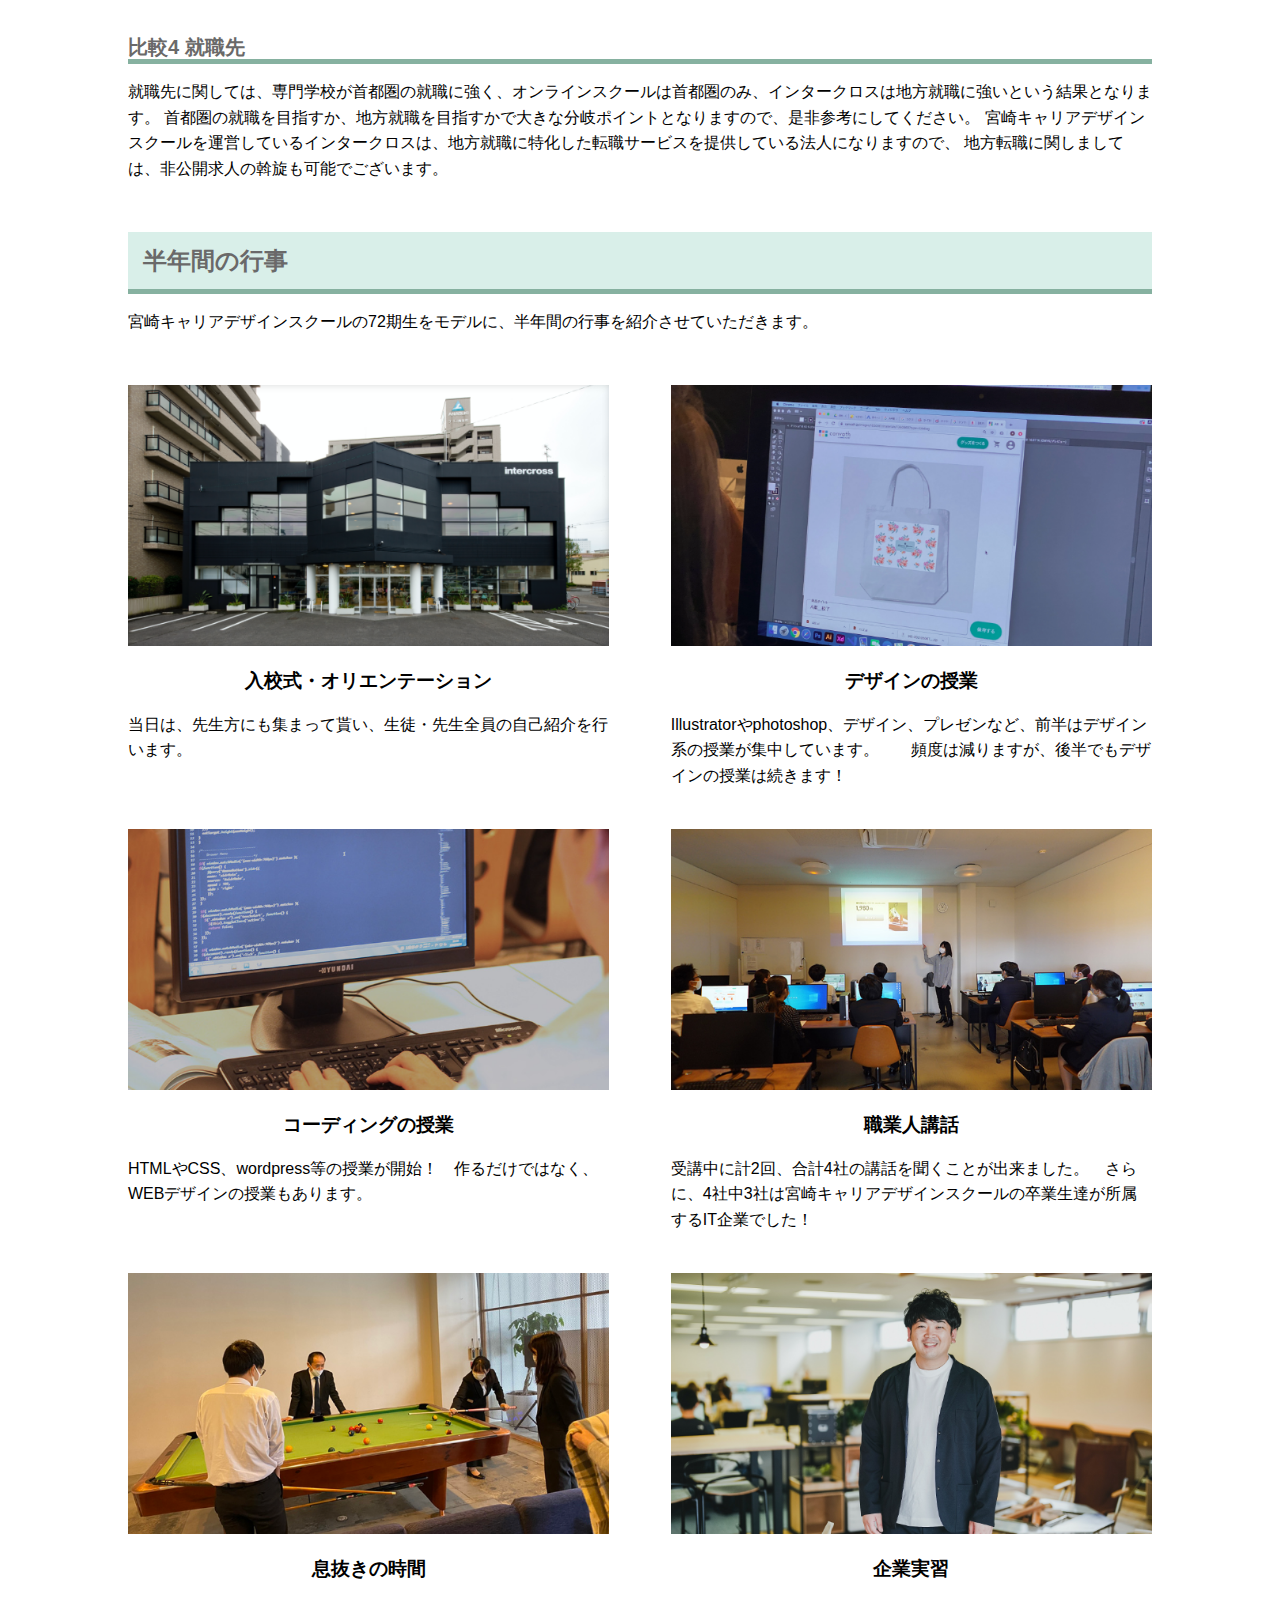
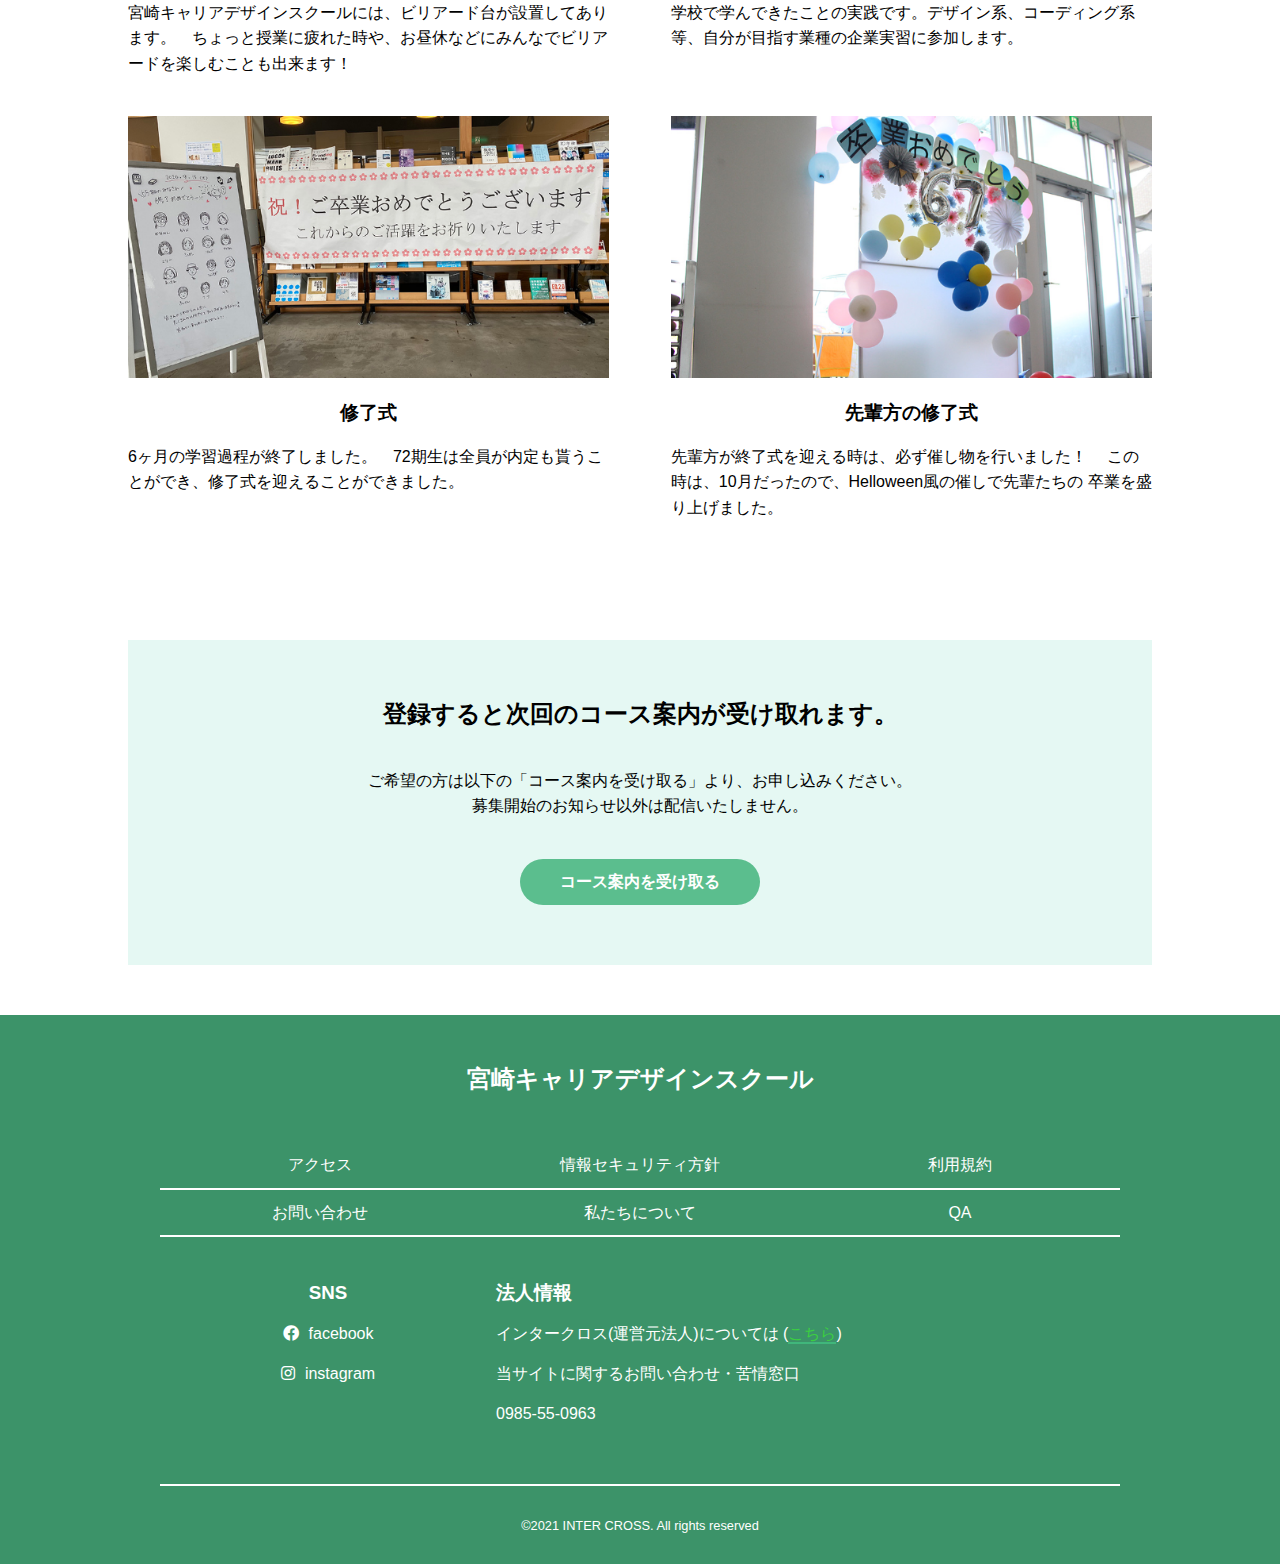
<file: others/feature.html>
<!DOCTYPE html>
<html lang="en">

<head>
    <meta charset="UTF-8">
    <meta http-equiv="X-UA-Compatible" content="IE=edge">
    <meta name="viewport" content="width=device-width, initial-scale=1.0">
    <link rel="stylesheet" href="https://cdnjs.cloudflare.com/ajax/libs/font-awesome/5.11.2/css/all.css">
    <link rel="stylesheet" href="../normalize.css">
    <link rel="stylesheet" href="../style.css">
    <script type="text/javascript" src="https://code.jquery.com/jquery-3.4.1.min.js"></script>
    <script type="text/javascript" src="../js/script.js"></script>

    <title>宮崎キャリアデザインスクール / 特徴</title>
</head>

<body>

    <header>
        <h2 class="header_title"><a href="../index.html">宮崎キャリアデザインスクール</a></h2>
        <ul class="grobal-navi">
            <li><a href="./feature.html">当校の特徴</a></li>
            <li><a href="./lessons.html">授業紹介</a></li>
            <li><a href="./outcome.html">受講生の成果</a></li>
        </ul>
        <div class="hamburger">
            <div></div>
            <div></div>
            <div></div>
        </div>
    </header>

    <main>
        <div class="mv-height"></div>

        <section class="school_comparison">
            <h2 class="main-title">オンラインスクールと専門学校について</h2>
            <p class="main-title_desc">エンジニアに転職する為の学びの場所を提供するサービスとして、オンラインスクールがあります。
                当校とオンラインスクールの違いについて、以下表にまとめましたので、参考にしてください。<br>
                オンラインスクールのモデル：Tスクール　、　専門学校のモデル：H専門学校</p>

            <table>
                <tr class="school_name">
                    <th class="comparison_item"></th>
                    <th class="intercross">インタークロス</th>
                    <th>Tスクール</th>
                    <th>H専門学校</th>
                </tr>
                <tr>
                    <th class="comparison_item">費用</th>
                    <td data-title="intercross" class="intercross">国が負担<br>教科書代・試験費は自己負担</td>
                    <td data-title="Tスクール">有料(70万円程度)</td>
                    <td data-title="H専門学校">有料(250万円程度)</td>
                </tr>
                <tr>
                    <th class="comparison_item">学習方式</th>
                    <td data-title="intercross" class="intercross">講義形式</td>
                    <td data-title="Tスクール">個別授業<br>オンライン対応可能</td>
                    <td data-title="H専門学校">講義形式<br>※コロナ対応でオンラインも対応</td>
                </tr>
                <tr>
                    <th class="comparison_item">学習方針</th>
                    <td data-title="intercross" class="intercross">広く浅く</td>
                    <td data-title="Tスクール">狭く深く</td>
                    <td data-title="H専門学校">スペシャリストを養成</td>
                </tr>
                <tr>
                    <th class="comparison_item">就職先</th>
                    <td data-title="intercross" class="intercross">地域就職に強い</td>
                    <td data-title="Tスクール">首都圏のみ</td>
                    <td data-title="H専門学校">首都圏の就職に強い</td>
                </tr>
                <tr>
                    <th class="comparison_item">PC・有料ソフト</th>
                    <td data-title="intercross" class="intercross">教室内で利用可能(無料)<br>※貸出非対応</td>
                    <td data-title="Tスクール">受講者が準備</td>
                    <td data-title="H専門学校">教室内で利用可能(無料)<br>※貸出非対応</td>
                </tr>
                <tr>
                    <th class="comparison_item">義務</th>
                    <td data-title="intercross" class="intercross">毎月の職業安定所訪問や、既定日数の授業参加</td>
                    <td data-title="Tスクール">授業料の支払い</td>
                    <td data-title="H専門学校">授業料の支払い</td>
                </tr>
                <tr>
                    <th class="comparison_item">期間</th>
                    <td data-title="intercross" class="intercross">6カ月</td>
                    <td data-title="Tスクール">8ヶ月程度</td>
                    <td data-title="H専門学校">２年間</td>
                </tr>

            </table>
        </section>
        <!--school_comparison-->

        <section class="study_style">
            <h2 class="main-title">あなたに合った学び方は？</h2>
            <p class="main-title_desc">エンジニアを目指す上での学び方は、職業訓練校の他にも専門学校やオンラインスクール等もあります。<br>
                どの学び方にも、それぞれ特徴がありますので、ここではその違いについて紹介をさせていただきたいと思います。</p>

            <h2 class="sub-title">比較1 費用及び環境</h2>
            <p class="sub-title_desc">費用面で見ると国の事業として運営されているインタークロスが最も負担が少ない結果になります。
                ただし、講義形式のみであったり、離職者以外の受講ができない点、授業期間が半年しかない点等も踏まえて、比較検討を頂く必要が御座います。
                <br>
                【アピール】<br>
                半年という短い期間ではありますが、多くの卒業生をIT業界へ就職させた実績がございます。
                ご不安がございましたら、是非一度、説明会にご参加頂けますと幸いです。
            </p>

            <h2 class="sub-title">比較2 発生義務</h2>
            <p class="sub-title_desc">専門学校、オンラインスクール共に授業料の支払い義務が発生します。
                宮崎キャリアデザインスクールは、国の事業として運営されている為、受講費および学校内でのPC,ソフトの利用などについては、
                原則として無料で利用頂くことが可能でございます。　ただし、定期的な職業安定所の訪問やアンケート、規定日数の授業参加等の義務も御座います。
                これを怠ると、雇用保険の返還義務が生じる場合や退学になるケースも御座います。詳細につきましては、職業安定所にてご確認をお願いいたします。</p>

            <h2 class="sub-title">比較3 学習内容</h2>
            <p class="sub-title_desc">学習内容に関しては、2年間の受講を前提としたカリキュラムを組んでいる専門学校が最も充実しています。
                オンラインスクールは、エンジニアを養成することを目的としている為、技術的な学習内容に絞って狭く、しかし深く学習を行います。
                宮崎キャリアデザインスクールの場合は、エンジニア、デザイナー、マーケター等、多くの職種に必要な知識を幅広く学習します。
                その為、業界知識を得つつ、自信が興味を持った分野については、さらに深く自習をして頂く必要があります。
                もちろん、講師に対する質問は可能ですので、興味を持った分野についてはどんどん深掘りしていく学習方法をとって頂くこととなります。</p>


            <h2 class="sub-title">比較4 就職先</h2>
            <p class="sub-title_desc">就職先に関しては、専門学校が首都圏の就職に強く、オンラインスクールは首都圏のみ、インタークロスは地方就職に強いという結果となります。
                首都圏の就職を目指すか、地方就職を目指すかで大きな分岐ポイントとなりますので、是非参考にしてください。
                宮崎キャリアデザインスクールを運営しているインタークロスは、地方就職に特化した転職サービスを提供している法人になりますので、
                地方転職に関しましては、非公開求人の斡旋も可能でございます。</p>


        </section>
        <!--study_style-->

        <section class="school_event">
            <h2 class="main-title">半年間の行事</h2>
            <p class="main-title_desc">宮崎キャリアデザインスクールの72期生をモデルに、半年間の行事を紹介させていただきます。</p>

            <div class="event-list">

                <div class="event-item">
                    <div class="image"><img src="../images/event1.png" alt="入校式・オリエンテーション"></div>
                    <h3 class="event-title">入校式・オリエンテーション</h3>
                    <p class="event-text">当日は、先生方にも集まって貰い、生徒・先生全員の自己紹介を行います。</p>
                </div>
                <!--event-item-->

                <div class="event-item">
                    <div class="image"><img src="../images/event2.png" alt="デザインの授業"></div>
                    <h3 class="event-title">デザインの授業</h3>
                    <p class="event-text">
                        Illustratorやphotoshop、デザイン、プレゼンなど、前半はデザイン系の授業が集中しています。　　頻度は減りますが、後半でもデザインの授業は続きます！</p>
                </div>
                <!--event-item-->

                <div class="event-item">
                    <div class="image"><img src="../images/event3.png" alt="コーディングの授業"></div>
                    <h3 class="event-title">コーディングの授業</h3>
                    <p class="event-text">HTMLやCSS、wordpress等の授業が開始！　作るだけではなく、WEBデザインの授業もあります。</p>
                </div>
                <!--event-item-->

                <div class="event-item">
                    <div class="image"><img src="../images/event4.png" alt="職業人講話"></div>
                    <h3 class="event-title">職業人講話</h3>
                    <p class="event-text">受講中に計2回、合計4社の講話を聞くことが出来ました。　さらに、4社中3社は宮崎キャリアデザインスクールの卒業生達が所属するIT企業でした！</p>
                </div>
                <!--event-item-->

                <div class="event-item">
                    <div class="image"><img src="../images/event5.png" alt="息抜きの時間"></div>
                    <h3 class="event-title">息抜きの時間</h3>
                    <p class="event-text">宮崎キャリアデザインスクールには、ビリアード台が設置してあります。　ちょっと授業に疲れた時や、お昼休などにみんなでビリアードを楽しむことも出来ます！</p>
                </div>
                <!--event-item-->

                <div class="event-item">
                    <div class="image"><img src="../images/event6.png" alt="企業実習"></div>
                    <h3 class="event-title">企業実習</h3>
                    <p class="event-text">学校で学んできたことの実践です。デザイン系、コーディング系等、自分が目指す業種の企業実習に参加します。</p>
                </div>
                <!--event-item-->

                <div class="event-item">
                    <div class="image"><img src="../images/event7.png" alt="修了式"></div>
                    <h3 class="event-title">修了式</h3>
                    <p class="event-text">6ヶ月の学習過程が終了しました。　72期生は全員が内定も貰うことができ、修了式を迎えることができました。</p>
                </div>
                <!--event-item-->

                <div class="event-item">
                    <div class="image"><img src="../images/event8.png" alt="先輩方の修了式"></div>
                    <h3 class="event-title">先輩方の修了式</h3>
                    <p class="event-text">先輩方が終了式を迎える時は、必ず催し物を行いました！　
                        この時は、10月だったので、Helloween風の催しで先輩たちの
                        卒業を盛り上げました。</p>
                </div>
                <!--event-item-->

            </div>
        </section>

        <div class="cource-guide">
            <h2 class="guide-title">登録すると次回のコース案内が受け取れます。</h2>
            <p class="guide-text">ご希望の方は以下の「コース案内を受け取る」より、お申し込みください。<br>
                募集開始のお知らせ以外は配信いたしません。</p>
            <p class="guide-button"><a href="./course_request.html">コース案内を受け取る</a></p>
        </div>

    </main>
    <footer>
        <h2 class="footer-title">宮崎キャリアデザインスクール</h2>
        <div class="footer-navi">
            <ul>
                <li><a href="">アクセス</a></li>
                <li><a href="">情報セキュリティ方針</a></li>
                <li><a href="">利用規約</a></li>
                <li><a href="">お問い合わせ</a></li>
                <li><a href="">私たちについて</a></li>
                <li><a href="">QA</a></li>
            </ul>
        </div>
        <div class="two-column-layout">
            <div class="social">
                <h3>SNS</h3>
                <p><a href=""><i class="fab fa-facebook"></i>facebook</a></p>
                <p><a href=""><i class="fab fa-instagram"></i>instagram</a></p>
            </div>
            <div class="company-info">
                <h3>法人情報</h3>
                <p>インタークロス(運営元法人)については (<a href="https://www.inter-cross.com/">こちら</a>)</p>
                <p>当サイトに関するお問い合わせ・苦情窓口<br>
                    0985-55-0963</p>
            </div>
        </div>
        <small>©2021 INTER CROSS. All rights reserved</small>

    </footer>
</body>

</html>
</file>
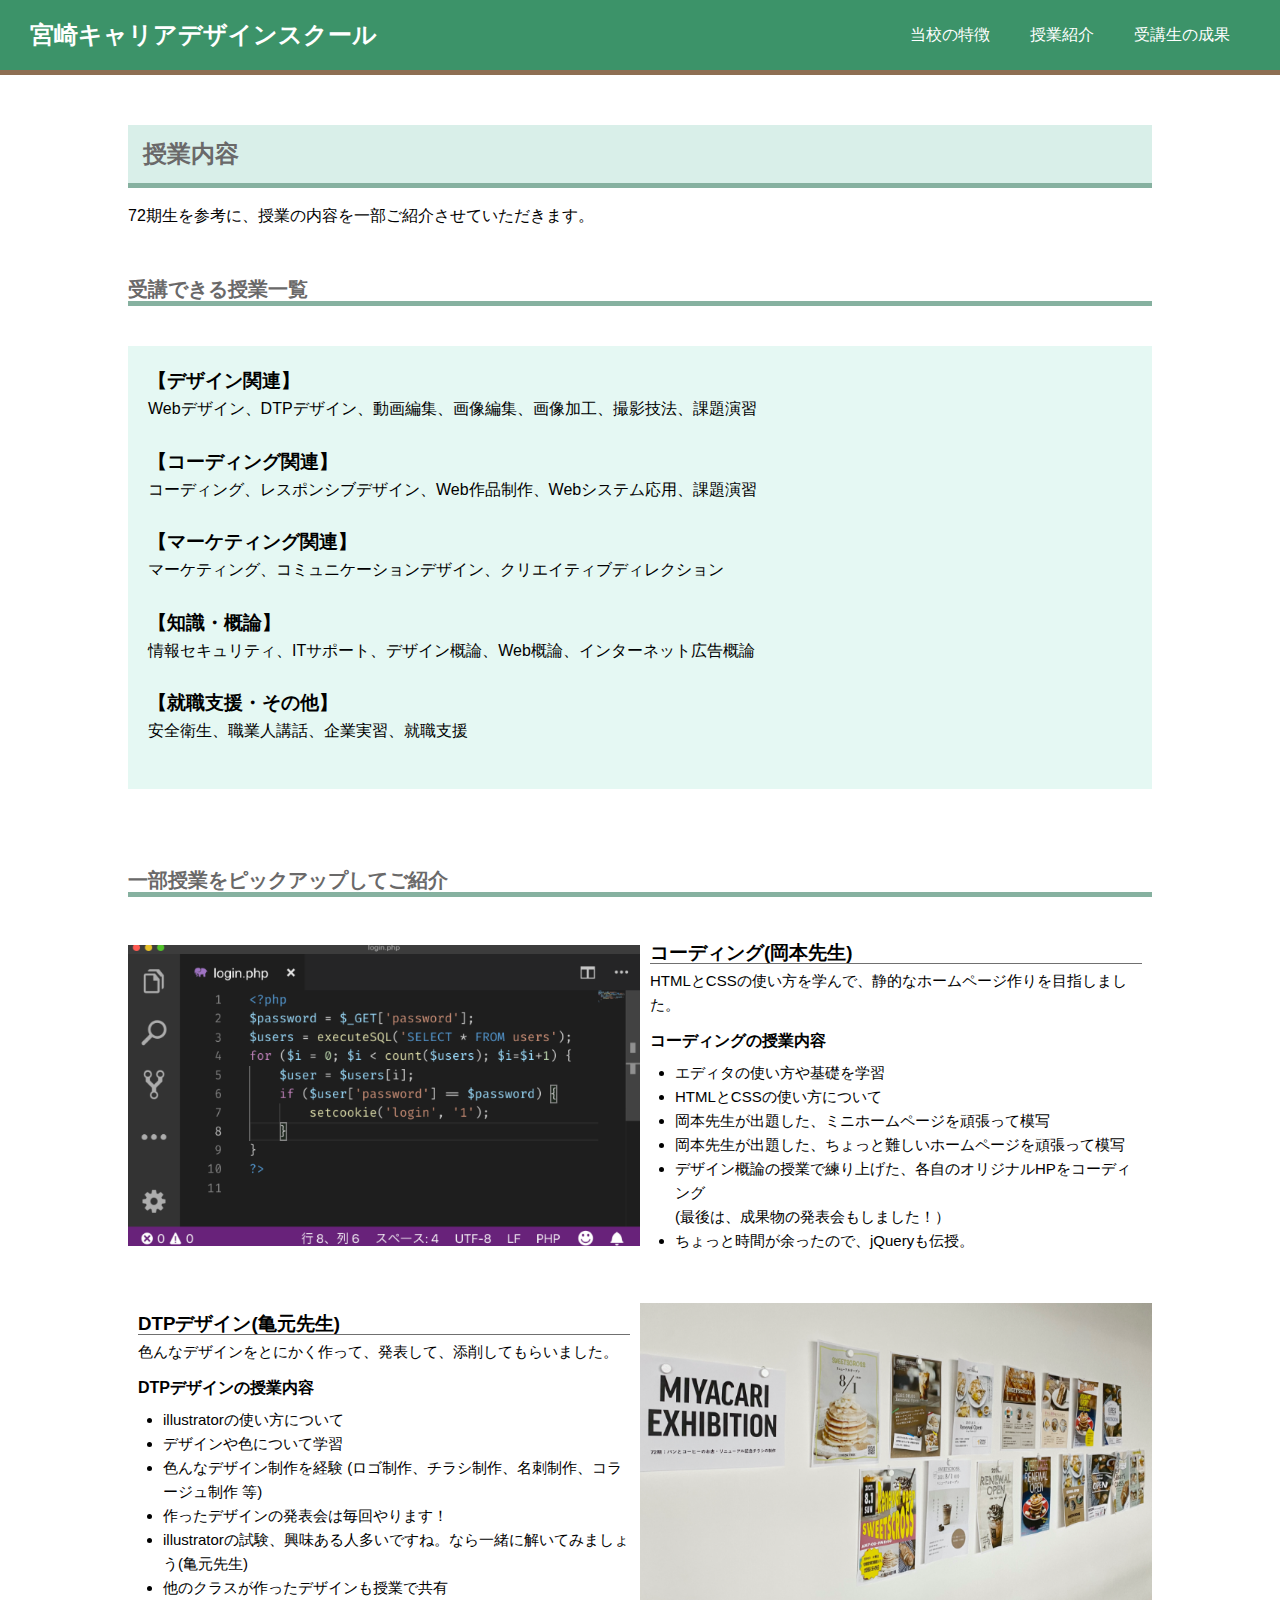
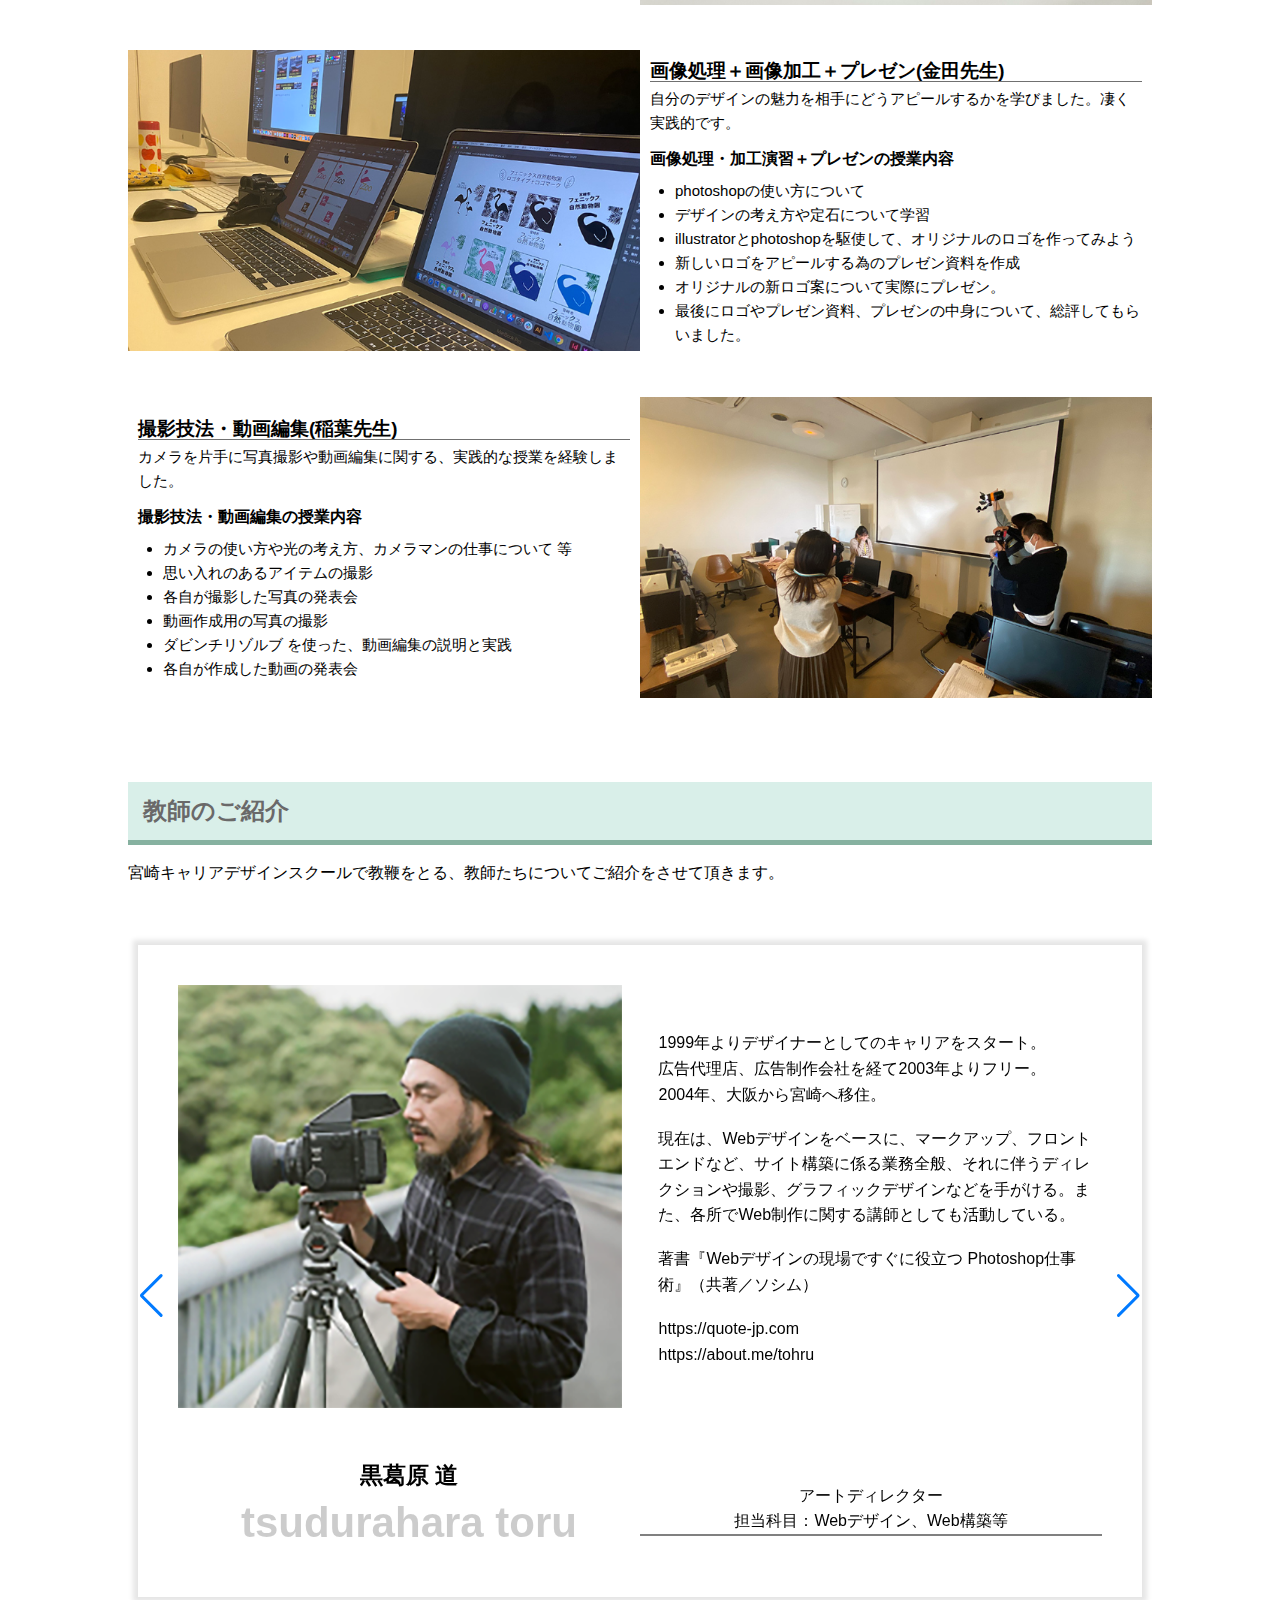
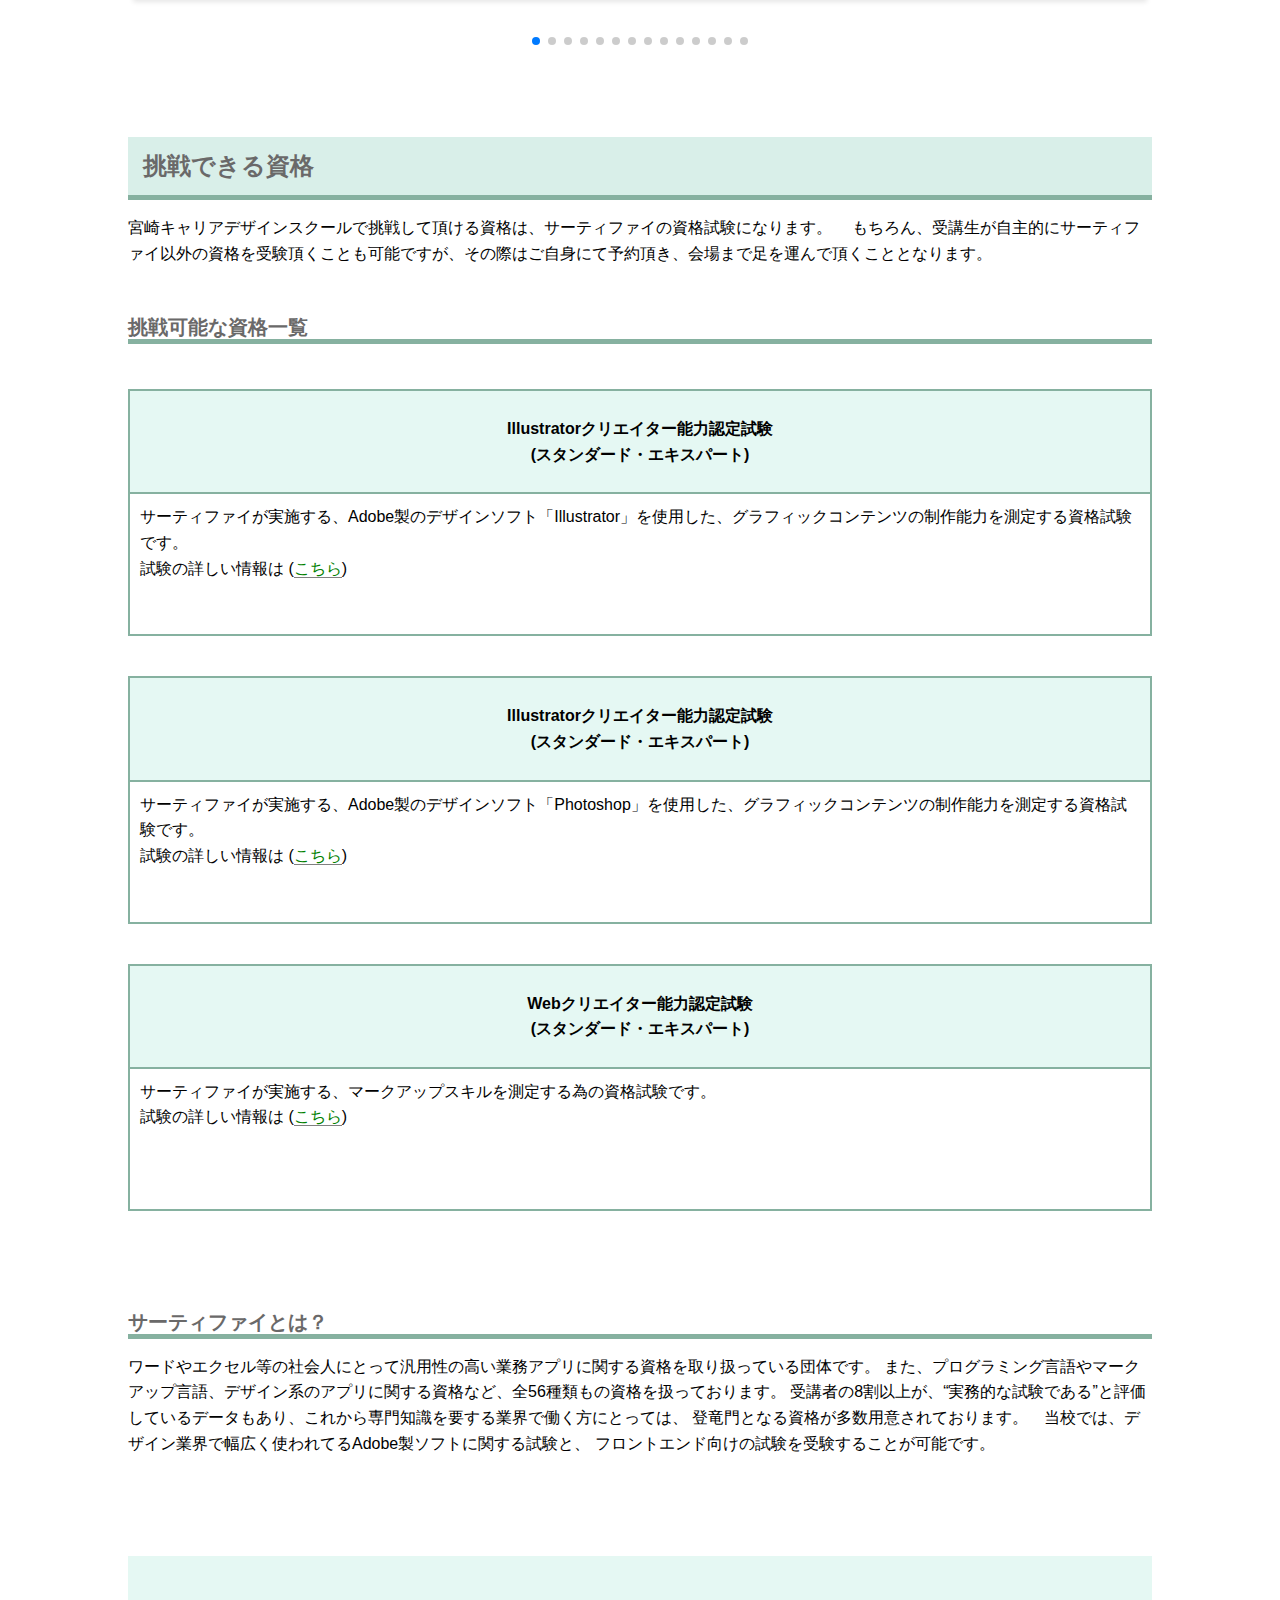
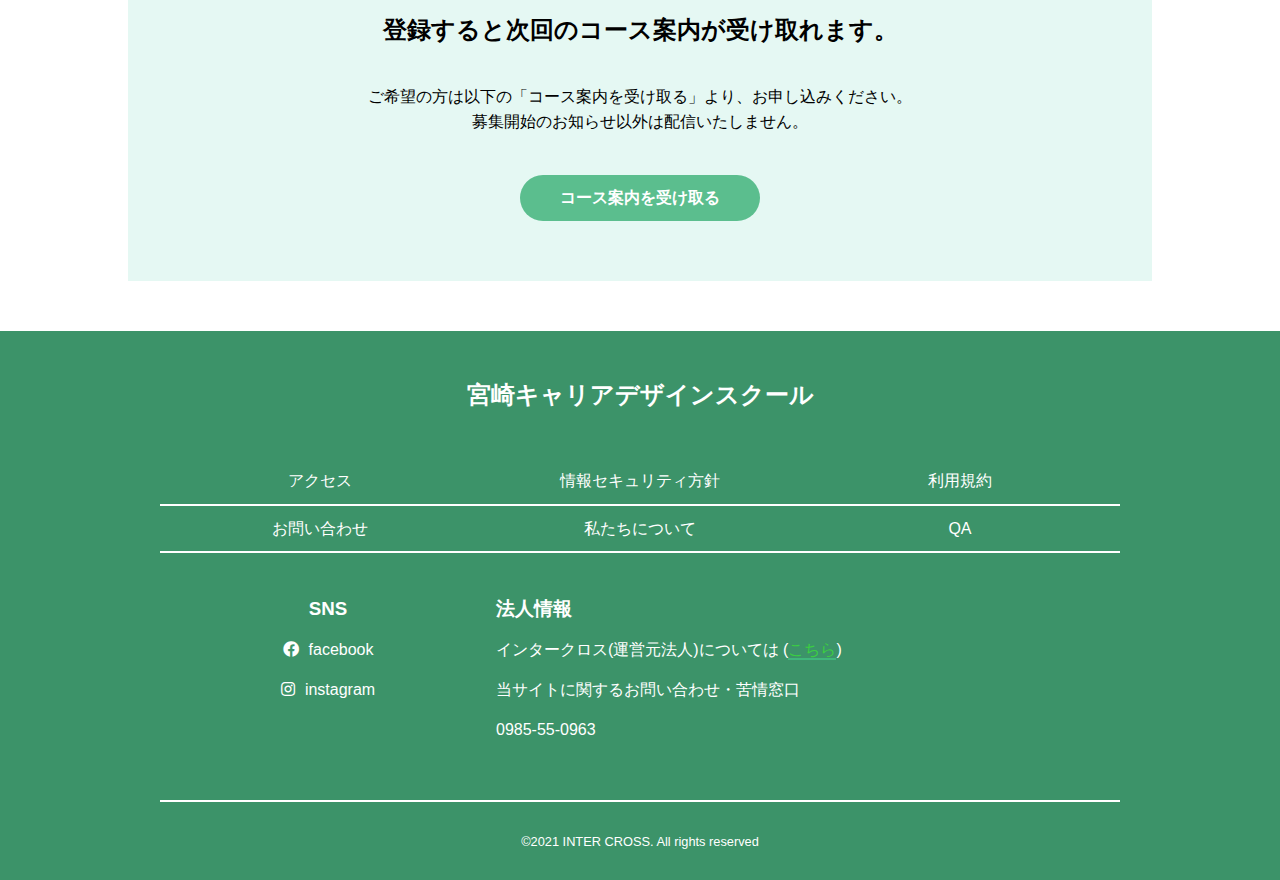
<file: others/lessons.html>
<!DOCTYPE html>
<html lang="en">

<head>
    <meta charset="UTF-8">
    <meta http-equiv="X-UA-Compatible" content="IE=edge">
    <meta name="viewport" content="width=device-width, initial-scale=1.0">
    <link rel="stylesheet" href="https://cdnjs.cloudflare.com/ajax/libs/font-awesome/5.11.2/css/all.css">
    <link rel="stylesheet" href="../normalize.css">
    <link rel="stylesheet" href="../style.css">
    <script src="https://unpkg.com/swiper/swiper-bundle.min.js"></script>
    <link rel="stylesheet" href="https://unpkg.com/swiper/swiper-bundle.min.css">
    <script type="text/javascript" src="https://code.jquery.com/jquery-3.4.1.min.js"></script>
    <script type="text/javascript" src="../js/script.js"></script>

    <title>宮崎キャリアデザインスクール / 授業紹介</title>
</head>

<body>

    <header>
        <h2 class="header_title"><a href="../index.html">宮崎キャリアデザインスクール</a></h2>
        <ul class="grobal-navi">
            <li><a href="./feature.html">当校の特徴</a></li>
            <li><a href="./lessons.html">授業紹介</a></li>
            <li><a href="./outcome.html">受講生の成果</a></li>
        </ul>
        <div class="hamburger">
            <div></div>
            <div></div>
            <div></div>
        </div>
    </header>

    <main>
        <div class="mv-height"></div>

        <section class="lessons">
            <h2 class="main-title">授業内容</h2>
            <p class="main-title_desc">72期生を参考に、授業の内容を一部ご紹介させていただきます。</p>

            <h2 class="sub-title">受講できる授業一覧</h2>

            <div class="lesson-list">
                <ul>
                    <li>
                        <h3>【デザイン関連】</h3>
                        <p>Webデザイン、DTPデザイン、動画編集、画像編集、画像加工、撮影技法、課題演習</p>
                    </li>
                    <li>
                        <h3>【コーディング関連】</h3>
                        <p>コーディング、レスポンシブデザイン、Web作品制作、Webシステム応用、課題演習</p>
                    </li>
                    <li>
                        <h3>【マーケティング関連】</h3>
                        <p>マーケティング、コミュニケーションデザイン、クリエイティブディレクション</p>
                    </li>
                    <li>
                        <h3>【知識・概論】</h3>
                        <p>情報セキュリティ、ITサポート、デザイン概論、Web概論、インターネット広告概論</p>
                    </li>
                    <li>
                        <h3>【就職支援・その他】</h3>
                        <p>安全衛生、職業人講話、企業実習、就職支援</p>
                    </li>

                </ul>
            </div>

            <h2 class="sub-title">一部授業をピックアップしてご紹介</h2>

            <div class="lesson-detail-list">

                <div class="list-item">
                    <div class="image"><img src="../images/lesson_detail1.png" alt=""></div>
                    <div class="lesson-text">
                        <h3>コーディング(岡本先生)</h3>
                        <p>HTMLとCSSの使い方を学んで、静的なホームページ作りを目指しました。</p>
                        <h4>コーディングの授業内容</h4>
                        <ul>
                            <li>エディタの使い方や基礎を学習</li>
                            <li>HTMLとCSSの使い方について</li>
                            <li>岡本先生が出題した、ミニホームページを頑張って模写</li>
                            <li>岡本先生が出題した、ちょっと難しいホームページを頑張って模写</li>
                            <li>デザイン概論の授業で練り上げた、各自のオリジナルHPをコーディング<br>
                                (最後は、成果物の発表会もしました！）</li>
                            <li>ちょっと時間が余ったので、jQueryも伝授。</li>
                        </ul>
                    </div>
                </div>

                <div class="list-item reverse">
                    <div class="lesson-text">
                        <h3>DTPデザイン(亀元先生)</h3>
                        <p>色んなデザインをとにかく作って、発表して、添削してもらいました。</p>
                        <h4>DTPデザインの授業内容</h4>
                        <ul>
                            <li>illustratorの使い方について</li>
                            <li>デザインや色について学習</li>
                            <li>色んなデザイン制作を経験 (ロゴ制作、チラシ制作、名刺制作、コラージュ制作 等)</li>
                            <li>作ったデザインの発表会は毎回やります！</li>
                            <li>illustratorの試験、興味ある人多いですね。なら一緒に解いてみましょう(亀元先生)</li>
                            <li>他のクラスが作ったデザインも授業で共有</li>
                        </ul>
                    </div>
                    <div class="image"><img src="../images/lesson_detail2.png" alt=""></div>
                </div>

                <div class="list-item ">
                    <div class="image"><img src="../images/lesson_detail3.png" alt=""></div>
                    <div class="lesson-text">
                        <h3>画像処理＋画像加工＋プレゼン(金田先生)</h3>
                        <p>自分のデザインの魅力を相手にどうアピールするかを学びました。凄く実践的です。</p>
                        <h4>画像処理・加工演習＋プレゼンの授業内容</h4>
                        <ul>
                            <li>photoshopの使い方について</li>
                            <li>デザインの考え方や定石について学習</li>
                            <li>illustratorとphotoshopを駆使して、オリジナルのロゴを作ってみよう</li>
                            <li>新しいロゴをアピールする為のプレゼン資料を作成</li>
                            <li>オリジナルの新ロゴ案について実際にプレゼン。</li>
                            <li>最後にロゴやプレゼン資料、プレゼンの中身について、総評してもらいました。</li>
                        </ul>
                    </div>
                </div>

                <div class="list-item reverse">
                    <div class="lesson-text">
                        <h3>撮影技法・動画編集(稲葉先生)</h3>
                        <p>カメラを片手に写真撮影や動画編集に関する、実践的な授業を経験しました。</p>
                        <h4>撮影技法・動画編集の授業内容</h4>
                        <ul>
                            <li>カメラの使い方や光の考え方、カメラマンの仕事について 等</li>
                            <li>思い入れのあるアイテムの撮影</li>
                            <li>各自が撮影した写真の発表会</li>
                            <li>動画作成用の写真の撮影</li>
                            <li>ダビンチリゾルブ を使った、動画編集の説明と実践</li>
                            <li>各自が作成した動画の発表会</li>
                        </ul>
                    </div>
                    <div class="image"><img src="../images/lesson_detail4.png" alt=""></div>

                </div>
            </div>
        </section>

        <section class="teachers_area">
            <h2 class="main-title">教師のご紹介</h2>
            <p class="main-title_desc">宮崎キャリアデザインスクールで教鞭をとる、教師たちについてご紹介をさせて頂きます。</p>

            <div class="swiper-container">
                <div class="swiper-wrapper">


                    <div class="swiper-slide">
                        <div class="introduction">
                            <div class="intro_top">
                                <div class="image">
                                    <img src="../images/teacher1.png" alt="教師画像1">
                                </div>
                                <div class="career">
                                    <p>
                                        1999年よりデザイナーとしてのキャリアをスタート。<br>
                                        広告代理店、広告制作会社を経て2003年よりフリー。<br>
                                        2004年、大阪から宮崎へ移住。</p><br>

                                    <p>現在は、Webデザインをベースに、マークアップ、フロントエンドなど、サイト構築に係る業務全般、それに伴うディレクションや撮影、グラフィックデザインなどを手がける。また、各所でWeb制作に関する講師としても活動している。
                                    </p><br>
                                    <p>著書『Webデザインの現場ですぐに役立つ Photoshop仕事術』（共著／ソシム）</p><br>
                                    <p>
                                        https://quote-jp.com<br>
                                        https://about.me/tohru
                                    </p>
                                </div>
                            </div>
                            <div class="intro_bottom">
                                <div class="teacher_name">
                                    <h3>黒葛原 道</h3>
                                    <p class="rubi">tsudurahara toru</p>
                                </div>
                                <div class="teacher_info">
                                    <p class="affiliation">アートディレクター</p>
                                    <p class="course">担当科目：Webデザイン、Web構築等</p>
                                </div>
                            </div>
                        </div>
                    </div>


                    <div class="swiper-slide">
                        <div class="introduction">
                            <div class="intro_top">
                                <div class="image">
                                    <img src="../images/teacher2.png" alt="教師画像2">
                                </div>
                                <div class="career">
                                    <p>新日本プロレスの映像制作会社でデザインなどを担当。1999年に独立し、雑誌のレイアウトや書籍の装丁、広告やTシャツのデザインをおこなう。2004年より宮崎に活動拠点を移す。
                                    </p><br>
                                    <p>宮崎市若草通で毎年開催されているアートブックイベント「zine it!」主宰。</p><br>
                                    <p>青島ビーチパークプロジェクト、まんぷくたかなべプロジェクトなどのプロジェクトチームに参画している。第22回「宮日広告賞」大賞受賞。</p><br>
                                    <p>クリエイティブディレクターとして活動する傍ら、宮崎市内にあるブラジリアン柔術道場「バッファロー柔術」にて、学生や社会人を対象に柔術の指導もおこなっている。</p>
                                </div>
                            </div>
                            <div class="intro_bottom">
                                <div class="teacher_name">
                                    <h3>後藤 修</h3>
                                    <p class="rubi">goto osamu</p>
                                </div>
                                <div class="teacher_info">
                                    <p class="affiliation">クリエイティブディレクター／グラフィックデザイナー</p>
                                    <p class="course">担当科目：デザイン概論、クリエイティブディレクション等</p>
                                </div>
                            </div>
                        </div>
                    </div>

                    <div class="swiper-slide">
                        <div class="introduction">
                            <div class="intro_top">
                                <div class="image">
                                    <img src="../images/teacher3.png" alt="教師画像3">
                                </div>
                                <div class="career">
                                    <p>宮崎キャリア・デザインスクール1期生として基礎からWebを学び、2006年に独立。宮崎県内を拠点に、多数の企業や店舗のWebサイト構築やグラフィックデザインを手掛けている。
                                    </p><br>
                                    <p>宮崎キャリア・デザインスクールへ入校する以前の経歴は歯科技工士。業界未経験からプロのデザイナーへのキャリアチェンジを実現し、現在も第一線で活躍している。</p>
                                    <br>
                                    <p>『元受講生という経験を活かし、基礎から現在のWebのトレンドまで、皆さんに分かりやすくお伝えできるよう心がけています。』</p>
                                </div>
                            </div>
                            <div class="intro_bottom">
                                <div class="teacher_name">
                                    <h3>森 修一郎</h3>
                                    <p class="rubi">mori shuichiro</p>
                                </div>
                                <div class="teacher_info">
                                    <p class="affiliation">Webデザイナー／グラフィックデザイナー</p>
                                    <p class="course">担当科目：Webデザイン、Web構築、DTPデザイン等</p>
                                </div>
                            </div>
                        </div>
                    </div>

                    <div class="swiper-slide">
                        <div class="introduction">
                            <div class="intro_top">
                                <div class="image">
                                    <img src="../images/teacher4.png" alt="教師画像4">
                                </div>
                                <div class="career">
                                    <p>2006年よりフォトグラファーとしてのキャリアをスタート。
                                        フォトスタジオでキャリアを積み、2015年にナイスライフフォトグラフを立ち上げる。
                                    </p><br>
                                    <p>家族写真、結婚式の撮影、企業撮影、広告撮影や動画制作など幅広く携わり、年間300程のプロジェクトを担当する。</p><br>
                                    <p><a href="http://nice-life-photograph.com/">http://nice-life-photograph.com/</a>
                                    </p>
                                </div>
                            </div>
                            <div class="intro_bottom">
                                <div class="teacher_name">
                                    <h3>稲葉 茂徳</h3>
                                    <p class="rubi">inaba sigenori</p>
                                </div>
                                <div class="teacher_info">
                                    <p class="affiliation">フォトグラファー</p>
                                    <p class="course">担当科目：撮影技法実践、商品撮影実践</p>
                                </div>
                            </div>
                        </div>
                    </div>

                    <div class="swiper-slide">
                        <div class="introduction">
                            <div class="intro_top">
                                <div class="image">
                                    <img src="../images/teacher5.png" alt="教師画像5">
                                </div>
                                <div class="career">
                                    <p>2005年より制作会社のWebデザインやグラフィックデザインのデザイナーとして従事。</p>
                                    <p>国内大手家電メーカーの情報設計やUIデザインを経験し、2010年より株式会社アラタナに入社。2018年よりフリーになりUXデザインをデザインプロセスへ取り入れながら「経営とデザインをつなぐ」デザインをおこなう。<br>
                                        2019年、デザイン業務をおこないながら企業のデザイナーのメンターへ参画。新人デザイナーやクリエイターの育成をおこなっている。</p>
                                </div>
                            </div>
                            <div class="intro_bottom">
                                <div class="teacher_name">
                                    <h3>飯干 真</h3>
                                    <p class="rubi">iiboshi shin</p>
                                </div>
                                <div class="teacher_info">
                                    <p class="affiliation">UI・UXデザイナー</p>
                                    <p class="course">担当科目：UI・UX概論、Photoshop操作、HTML CSS編集</p>
                                </div>
                            </div>
                        </div>
                    </div>

                    <div class="swiper-slide">
                        <div class="introduction">
                            <div class="intro_top">
                                <div class="image">
                                    <img src="../images/teacher6.png" alt="教師画像6">
                                </div>
                                <div class="career">
                                    <p>GUGEN株式会社所属。</p>
                                    <p>企業の情報アーキテクチャ・UXリサーチ・UIデザインなどをおこなう傍ら、個人事業主として「omicron.（オミクロン）」を立ち上げる。</p>
                                    <p>Webデザインを中心に、企業やサービスのCI/VIデザイン、コピーライティング、各種提案支援などのクリエイティブを担当し、県内外・個人/企業問わず多様なデザインの現場のサポートをおこなっている。
                                    </p>
                                </div>
                            </div>
                            <div class="intro_bottom">
                                <div class="teacher_name">
                                    <h3>金田 麻琴</h3>
                                    <p class="rubi">kaneda makoto</p>
                                </div>
                                <div class="teacher_info">
                                    <p class="affiliation">デザイナー</p>
                                    <p class="course">担当科目：画像処理・加工演習（Photoshop）</p>
                                </div>
                            </div>
                        </div>
                    </div>


                    <div class="swiper-slide">
                        <div class="introduction">
                            <div class="intro_top">
                                <div class="image">
                                    <img src="../images/teacher7.png" alt="教師画像7">
                                </div>
                                <div class="career">
                                    <p>宮崎キャリア・デザインスクールでweb開発の基礎を学んだ後、アパレルショップにてECサイトデザイン、ECサイト構築、運営対応業務などを幅広く担当。</p>
                                    <p>2012年に株式会社アラタナに入社し、EC運営、ECサイト構築にフロントエンドエンジニアとして従事。</p>
                                    <p>株式会社TRASTAを経て、現在はフリーランスとして活躍。<br>
                                        県内外多数のプロジェクトに携わり、システムのデザイン、フロントエンド構築などを担当する。</p><br>

                                    <p>宮崎市主催・求職者向けICTスペシャリスト養成講座で講師を担当。その他、技術者向けセミナーの講師やフロントエンドエンジニア育成の経験も多数ある。</p>
                                </div>
                            </div>
                            <div class="intro_bottom">
                                <div class="teacher_name">
                                    <h3>岡本 隼人</h3>
                                    <p class="rubi">okamoto hayato</p>
                                </div>
                                <div class="teacher_info">
                                    <p class="affiliation">フロントエンドエンジニア</p>
                                    <p class="course">担当科目：コーディング演習</p>
                                </div>
                            </div>
                        </div>
                    </div>

                    <div class="swiper-slide">
                        <div class="introduction">
                            <div class="intro_top">
                                <div class="image">
                                    <img src="../images/teacher8.png" alt="教師画像8">
                                </div>
                                <div class="career">
                                    <p>芸文短大＋デザイン専攻科2年卒業後、デザイナーとして4年勤務し、転職。</p>
                                    <p>その後2018年より「KAMENOCO
                                        design.」を立ち上げ、個人での活動を開始。宮崎を拠点に、デザイン全般の業務をしながら、イラストや似顔絵、絵本制作などをおこなっている。
                                        サンA「白い日向夏」パッケージイラスト・キャラクターデザインをはじめ、店舗・サービスのキャラクターデザインやロゴデザインなどを多数手がける。</p>
                                    <p>2020年、延岡市駅前複合施設エンクロスにて「かめもとワールド炸裂展」などの作品展示、絵本読み聞かせなども行っている。</p>
                                </div>
                            </div>
                            <div class="intro_bottom">
                                <div class="teacher_name">
                                    <h3>かめもと　きえ</h3>
                                    <p class="rubi">kamemoto kie</p>
                                </div>
                                <div class="teacher_info">
                                    <p class="affiliation">デザイナー/イラストレーター</p>
                                    <p class="course">担当科目：デザイン概論、DTPデザイン実践（Illustrator）</p>
                                </div>
                            </div>
                        </div>
                    </div>


                    <div class="swiper-slide">
                        <div class="introduction">
                            <div class="intro_top">
                                <div class="image">
                                    <img src="../images/teacher9.png" alt="教師画像9">
                                </div>
                                <div class="career">
                                    <p>都城泉ヶ丘高校を卒業後、早稲田大学政治経済学部経済学科に進学。</p>
                                    <p>卒業後は編集プロダクションに勤務し、2015年2月にフリーライターとして独立。Webニュースサイトや企業のオウンドメディア、月刊誌、週刊誌など幅広いメディアで取材・執筆する。
                                    </p>
                                    <p>2017年9月、地元宮崎に編集・PR・ライティングカンパニーQurumu合同会社を設立。ひなた宮崎経済新聞編集長。</p>
                                </div>
                            </div>
                            <div class="intro_bottom">
                                <div class="teacher_name">
                                    <h3>田代 くるみ</h3>
                                    <p class="rubi">tashiro kurumi</p>
                                </div>
                                <div class="teacher_info">
                                    <p class="affiliation">ひなた宮崎経済新聞編集長</p>
                                    <p class="course">担当科目：Webライティング</p>
                                </div>
                            </div>
                        </div>
                    </div>

                    <div class="swiper-slide">
                        <div class="introduction">
                            <div class="intro_top">
                                <div class="image">
                                    <img src="../images/teacher10.png" alt="教師画像10">
                                </div>
                                <div class="career">
                                    <p>中央大学杉並高等学校を卒業後、中央大学商学部に進学。卒業後は出版社に勤務し、PC誌、カルチャー誌の編集者として新雑誌の立ち上げなども行う。</p>
                                    <p>その後、2003年に独立、2006年ツネヨシ企画株式会社を設立し、編集者・ライター・デザイナーとして、書籍、雑誌などの編集、原稿執筆、デザインを担当。</p>
                                    <p>2017年、田代くるみ氏とQurumu合同会社を設立。ひなた宮崎経済新聞副編集長。</p>
                                </div>
                            </div>
                            <div class="intro_bottom">
                                <div class="teacher_name">
                                    <h3>恒吉 浩之</h3>
                                    <p class="rubi">tsuneyoshi hiroyuki</p>
                                </div>
                                <div class="teacher_info">
                                    <p class="affiliation">ひなた宮崎経済新聞副編集長</p>
                                    <p class="course">担当科目：Webライティング</p>
                                </div>
                            </div>
                        </div>
                    </div>

                    <div class="swiper-slide">
                        <div class="introduction">
                            <div class="intro_top">
                                <div class="image">
                                    <img src="../images/teacher11.png" alt="教師画像11">
                                </div>
                                <div class="career">
                                    <p>MANGO株式会社所属。</p>
                                    <p>クライアント企業のインターネットショップ運営代行業務、メディア運用コンサルティング業務などを経験し、2016年にMANGO株式会社に入社。</p>
                                    <p>現在はインキュベーション課のマネージャーとして新入社員向けの教育プログラムの開発や育成をおこなう。</p>
                                    <p>チームではInstagram、Twitter、Facebook等のSNS広告運用を担当。</p>
                                    <p>セプテーニ社と連携し、企業のデジタルマーケティングを支援している。</p>
                                </div>
                            </div>
                            <div class="intro_bottom">
                                <div class="teacher_name">
                                    <h3>青木 栄一</h3>
                                    <p class="rubi">aoki eiichi</p>
                                </div>
                                <div class="teacher_info">
                                    <p class="affiliation">MANGO株式会社 インキュベーション課マネージャー</p>
                                    <p class="course">担当科目：SNS広告、SNSマーケティング</p>
                                </div>
                            </div>
                        </div>
                    </div>

                    <div class="swiper-slide">
                        <div class="introduction">
                            <div class="intro_top">
                                <div class="image">
                                    <img src="../images/teacher12.png" alt="教師画像12">
                                </div>
                                <div class="career">
                                    <p>MANGO株式会社所属。</p>
                                    <p>2013年にMANGO株式会社に入社。一度退職後に再入社し、現在はコンサルティング課のマネージャーとして新入社員向けの教育プログラムの開発や育成をおこなう。
                                    </p>
                                    <p>チームではYahoo、Google、Twitter、Facebook等の広告運用を担当。セプテーニ社と連携し、企業のデジタルマーケティングを支援している。</p>
                                </div>
                            </div>
                            <div class="intro_bottom">
                                <div class="teacher_name">
                                    <h3>長尾 潤</h3>
                                    <p class="rubi">nagao zyun</p>
                                </div>
                                <div class="teacher_info">
                                    <p class="affiliation">MANGO株式会社 コンサルティング課マネージャー</p>
                                    <p class="course">担当科目：インターネット広告運用</p>
                                </div>
                            </div>
                        </div>
                    </div>

                    <div class="swiper-slide">
                        <div class="introduction">
                            <div class="intro_top">
                                <div class="image">
                                    <img src="../images/teacher13.png" alt="教師画像13">
                                </div>
                                <div class="career">
                                    <p>クルサス株式会社所属。</p>
                                    <p>平成22年より、宮崎キャリア・デザインスクールのビジネス文書、表計算、プレゼンテーションソフトの講師を担当。</p>
                                    <p>訓練の導入部分を担当し、初めてIT分野を学ぶ受講生に情報セキュリティやパソコンのトラブルシューティング、Officeソフトの操作を指導している。</p>
                                    <p>クルサス株式会社ではインターネット回線やパソコン操作のサポートを個人・法人問わず幅広くおこなっている。</p>
                                </div>
                            </div>
                            <div class="intro_bottom">
                                <div class="teacher_name">
                                    <h3>清 賢二</h3>
                                    <p class="rubi">sei kenzi</p>
                                </div>
                                <div class="teacher_info">
                                    <p class="affiliation">クルサス株式会社 所属</p>
                                    <p class="course">担当科目：情報セキュリティ、ITサポート、Office操作</p>
                                </div>
                            </div>
                        </div>
                    </div>


                    <div class="swiper-slide">
                        <div class="introduction">
                            <div class="intro_top">
                                <div class="image">
                                    <img src="../images/teacher14.png" alt="教師画像14">
                                </div>
                                <div class="career">
                                    <p>ideal 代表。</p>
                                    <p>平成14年よりWebディレクター、Webデザイナーとしてキャリアをスタートし、企業の印刷物及びWebサイトの制作に携わる。</p>
                                    <p>平成24年9月に宮崎でidealを立ち上げ、清武町にてパソコンスクールを運営している。</p>
                                    <p>受講生は小学生から高齢者まで幅広く、パソコン操作基礎やWeb制作・デザイン制作までそれぞれのレベルに応じた指導をおこなっている。</p>
                                    <p>講師業をおこないながら、顧客企業のWebサイト解析、Web販売コンサルティングも実施している。</p>
                                </div>
                            </div>
                            <div class="intro_bottom">
                                <div class="teacher_name">
                                    <h3>白石 智之</h3>
                                    <p class="rubi">shiraishi tomoyuki</p>
                                </div>
                                <div class="teacher_info">
                                    <p class="affiliation">ideal 代表</p>
                                    <p class="course">担当科目：Office操作、プレゼン資料作成</p>
                                </div>
                            </div>
                        </div>
                    </div>
                </div>
                <!--swiper-wrapper-->
                <div class="swiper-pagination"></div>
                <div class="swiper-button-prev"></div>
                <div class="swiper-button-next"></div>
            </div>

        </section>

        <section class="qualifications">
            <h2 class="main-title">挑戦できる資格</h2>
            <p class="main-title_desc">宮崎キャリアデザインスクールで挑戦して頂ける資格は、サーティファイの資格試験になります。　
                もちろん、受講生が自主的にサーティファイ以外の資格を受験頂くことも可能ですが、その際はご自身にて予約頂き、会場まで足を運んで頂くこととなります。</p>

            <h2 class="sub-title">挑戦可能な資格一覧</h2>

            <div class="test_list">
                <div class="test_item">
                    <p class="test_name">Illustratorクリエイター能力認定試験<br>
                        (スタンダード・エキスパート)</p>
                    <p class="test_desc">サーティファイが実施する、Adobe製のデザインソフト「Illustrator」を使用した、グラフィックコンテンツの制作能力を測定する資格試験です。
                        <br>試験の詳しい情報は (<a href="">こちら</a>)

                    </p>
                </div>

                <div class="test_item">
                    <p class="test_name">Illustratorクリエイター能力認定試験<br>
                        (スタンダード・エキスパート)</p>
                    <p class="test_desc">サーティファイが実施する、Adobe製のデザインソフト「Photoshop」を使用した、グラフィックコンテンツの制作能力を測定する資格試験です。
                        <br>試験の詳しい情報は (<a href="">こちら</a>)
                    </p>
                </div>

                <div class="test_item">
                    <p class="test_name">Webクリエイター能力認定試験<br>
                        (スタンダード・エキスパート)</p>
                    <p class="test_desc">サーティファイが実施する、マークアップスキルを測定する為の資格試験です。<br>
                        試験の詳しい情報は (<a href="">こちら</a>)</p>
                </div>

            </div>
            <h2 class="sub-title">サーティファイとは？</h2>
            <p class="sub-title_desc">ワードやエクセル等の社会人にとって汎用性の高い業務アプリに関する資格を取り扱っている団体です。
                また、プログラミング言語やマークアップ言語、デザイン系のアプリに関する資格など、全56種類もの資格を扱っております。
                受講者の8割以上が、“実務的な試験である”と評価しているデータもあり、これから専門知識を要する業界で働く方にとっては、
                登竜門となる資格が多数用意されております。　当校では、デザイン業界で幅広く使われてるAdobe製ソフトに関する試験と、
                フロントエンド向けの試験を受験することが可能です。</p>

        </section>

        <div class="cource-guide">
            <h2 class="guide-title">登録すると次回のコース案内が受け取れます。</h2>
            <p class="guide-text">ご希望の方は以下の「コース案内を受け取る」より、お申し込みください。<br>
                募集開始のお知らせ以外は配信いたしません。</p>
            <p class="guide-button"><a href="./course_request.html">コース案内を受け取る</a></p>
        </div>

    </main>
    <footer>
        <h2 class="footer-title">宮崎キャリアデザインスクール</h2>
        <div class="footer-navi">
            <ul>
                <li><a href="">アクセス</a></li>
                <li><a href="">情報セキュリティ方針</a></li>
                <li><a href="">利用規約</a></li>
                <li><a href="">お問い合わせ</a></li>
                <li><a href="">私たちについて</a></li>
                <li><a href="">QA</a></li>
            </ul>
        </div>
        <div class="two-column-layout">
            <div class="social">
                <h3>SNS</h3>
                <p><a href=""><i class="fab fa-facebook"></i>facebook</a></p>
                <p><a href=""><i class="fab fa-instagram"></i>instagram</a></p>
            </div>
            <div class="company-info">
                <h3>法人情報</h3>
                <p>インタークロス(運営元法人)については (<a href="https://www.inter-cross.com/">こちら</a>)</p>
                <p>当サイトに関するお問い合わせ・苦情窓口<br>
                    0985-55-0963</p>
            </div>
        </div>
        <small>©2021 INTER CROSS. All rights reserved</small>

    </footer>
</body>

</html>
</file>
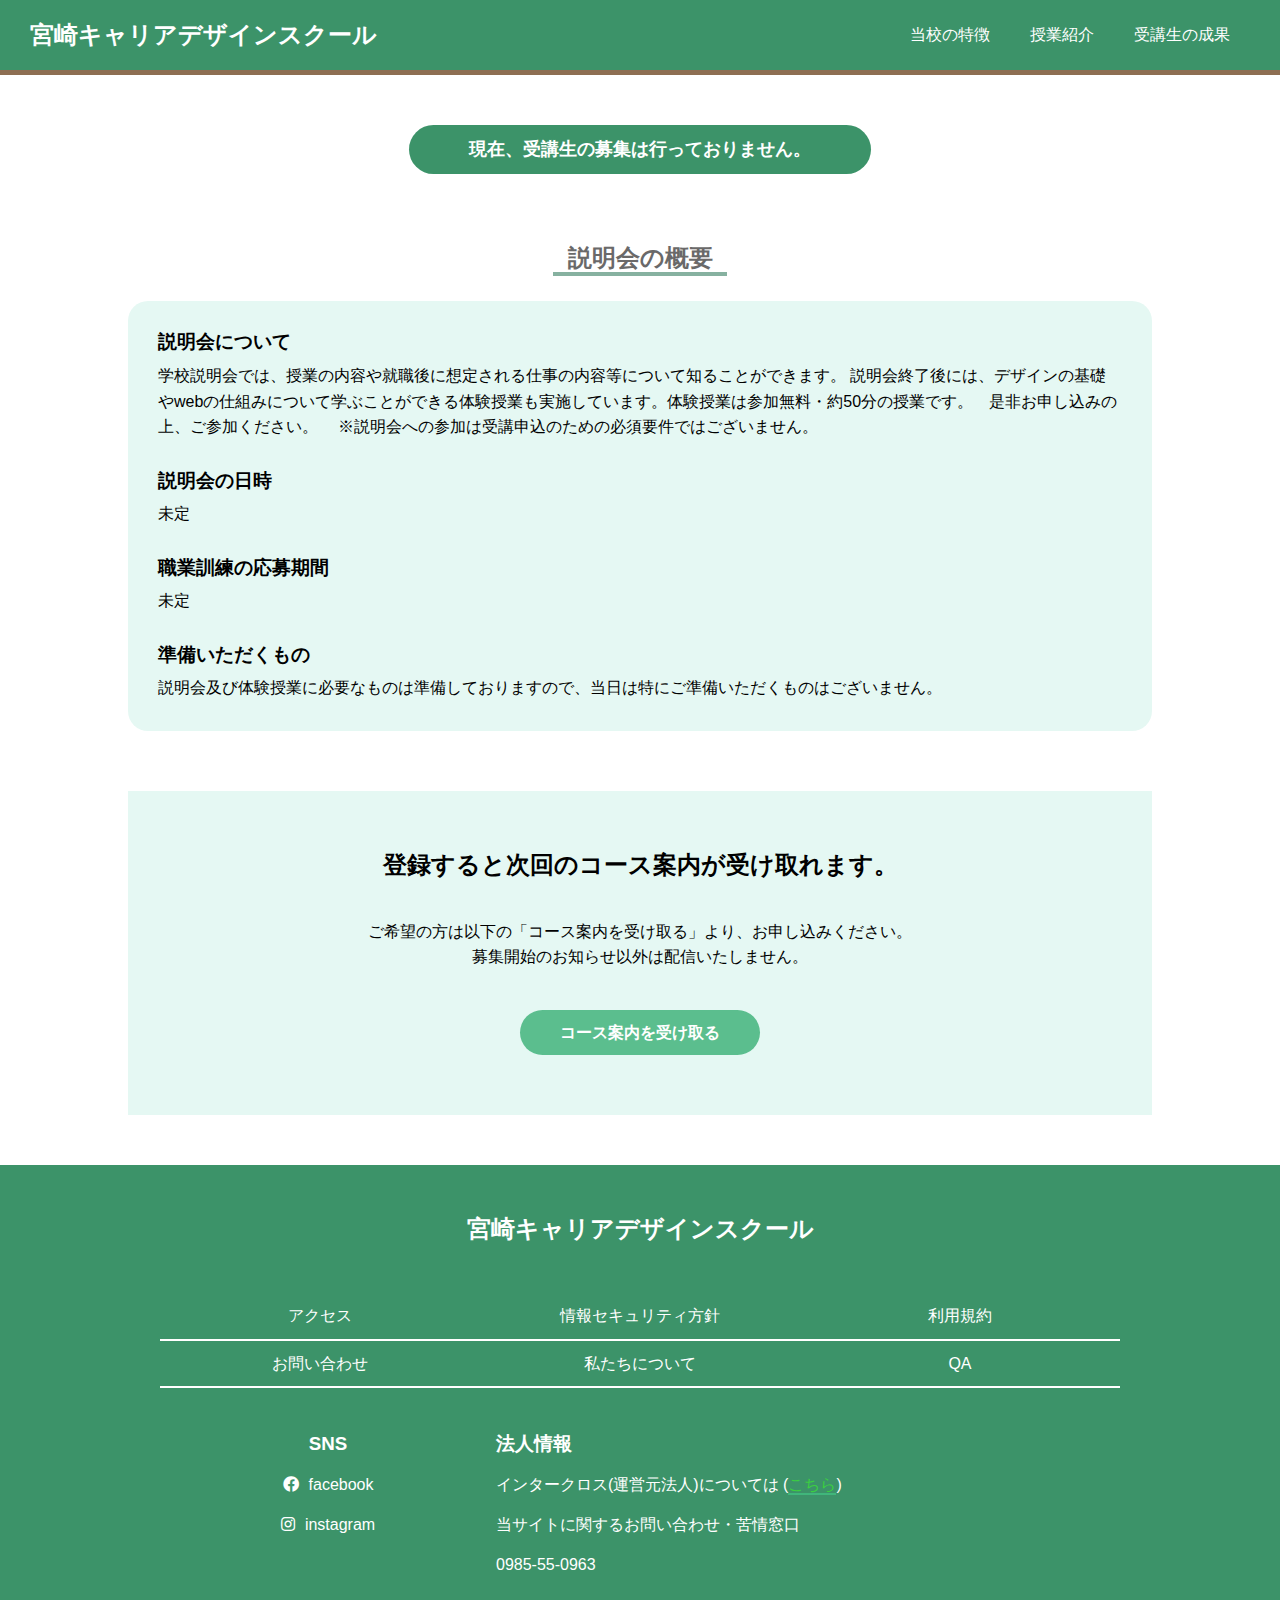
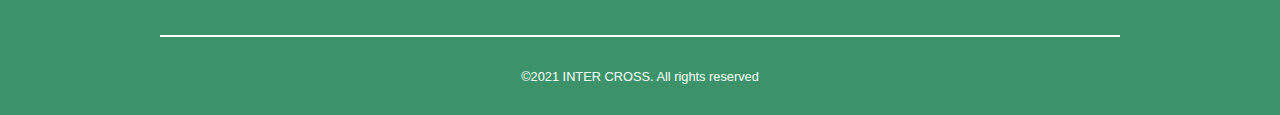
<file: others/not_briefing.html>
<!DOCTYPE html>
<html lang="en">

<head>
    <meta charset="UTF-8">
    <meta http-equiv="X-UA-Compatible" content="IE=edge">
    <meta name="viewport" content="width=device-width, initial-scale=1.0">
    <link rel="stylesheet" href="https://cdnjs.cloudflare.com/ajax/libs/font-awesome/5.11.2/css/all.css">
    <link rel="stylesheet" href="../normalize.css">
    <link rel="stylesheet" href="../style.css">
    <script src="https://unpkg.com/swiper/swiper-bundle.min.js"></script>
    <link rel="stylesheet" href="https://unpkg.com/swiper/swiper-bundle.min.css">
    <script type="text/javascript" src="https://code.jquery.com/jquery-3.4.1.min.js"></script>
    <script type="text/javascript" src="../js/script.js"></script>

    <title>宮崎キャリアデザインスクール / 受講生の成果</title>
</head>

<body>

    <header>
        <h2 class="header_title"><a href="../index.html">宮崎キャリアデザインスクール</a></h2>
        <ul class="grobal-navi">
            <li><a href="./feature.html">当校の特徴</a></li>
            <li><a href="./lessons.html">授業紹介</a></li>
            <li><a href="./outcome.html">受講生の成果</a></li>
        </ul>
        <div class="hamburger">
            <div></div>
            <div></div>
            <div></div>
        </div>
    </header>

    <main>
        <div class="mv-height"></div>

        <div class="briefing_page">

            <div class="briefing_status">
                <p>現在、受講生の募集は行っておりません。</p>
            </div>


            <section class="briefing_summary">
                <div class="section_title">
                    <h2>説明会の概要</h2>
                </div>

                <div class="briefing_text">
                    <h3 class="short_title">説明会について</h3>
                    <p class="short_text">学校説明会では、授業の内容や就職後に想定される仕事の内容等について知ることができます。
                        説明会終了後には、デザインの基礎やwebの仕組みについて学ぶことができる体験授業も実施しています。体験授業は参加無料・約50分の授業です。　是非お申し込みの上、ご参加ください。
                        　※説明会への参加は受講申込のための必須要件ではございません。</p>

                    <h3 class="short_title">説明会の日時</h3>
                    <p class="short_text">未定</p>

                    <h3 class="short_title">職業訓練の応募期間</h3>
                    <p class="short_text">未定</p>

                    <h3 class="short_title">準備いただくもの</h3>
                    <p class="short_text last">説明会及び体験授業に必要なものは準備しておりますので、当日は特にご準備いただくものはございません。　</p>
                </div>
            </section>


            <div class="cource-guide">
                <h2 class="guide-title">登録すると次回のコース案内が受け取れます。</h2>
                <p class="guide-text">ご希望の方は以下の「コース案内を受け取る」より、お申し込みください。<br>
                    募集開始のお知らせ以外は配信いたしません。</p>
                <p class="guide-button"><a href="./course_request.html">コース案内を受け取る</a></p>
            </div>
        </div>
    </main>
    <footer>
        <h2 class="footer-title">宮崎キャリアデザインスクール</h2>
        <div class="footer-navi">
            <ul>
                <li><a href="">アクセス</a></li>
                <li><a href="">情報セキュリティ方針</a></li>
                <li><a href="">利用規約</a></li>
                <li><a href="">お問い合わせ</a></li>
                <li><a href="">私たちについて</a></li>
                <li><a href="">QA</a></li>
            </ul>
        </div>
        <div class="two-column-layout">
            <div class="social">
                <h3>SNS</h3>
                <p><a href=""><i class="fab fa-facebook"></i>facebook</a></p>
                <p><a href=""><i class="fab fa-instagram"></i>instagram</a></p>
            </div>
            <div class="company-info">
                <h3>法人情報</h3>
                <p>インタークロス(運営元法人)については (<a href="https://www.inter-cross.com/">こちら</a>)</p>
                <p>当サイトに関するお問い合わせ・苦情窓口<br>
                    0985-55-0963</p>
            </div>
        </div>
        <small>©2021 INTER CROSS. All rights reserved</small>

    </footer>
</body>

</html>
</file>
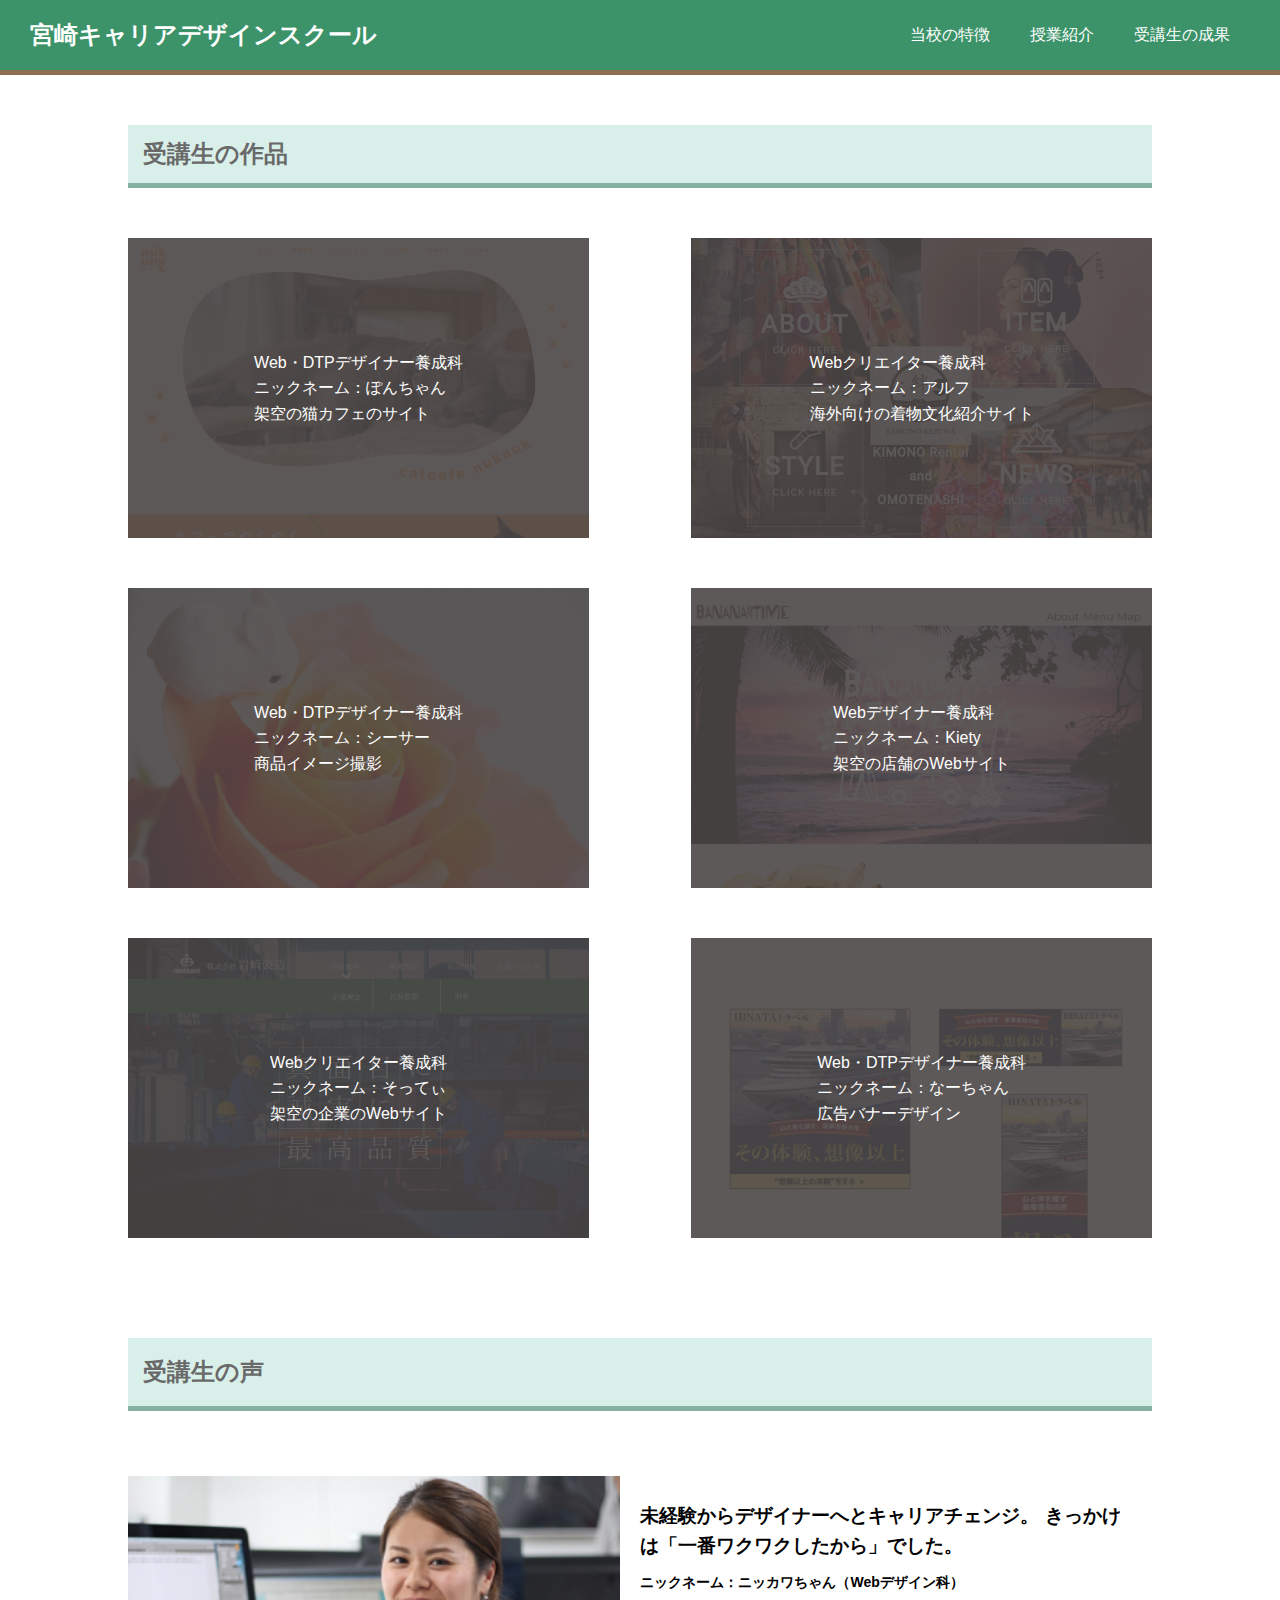
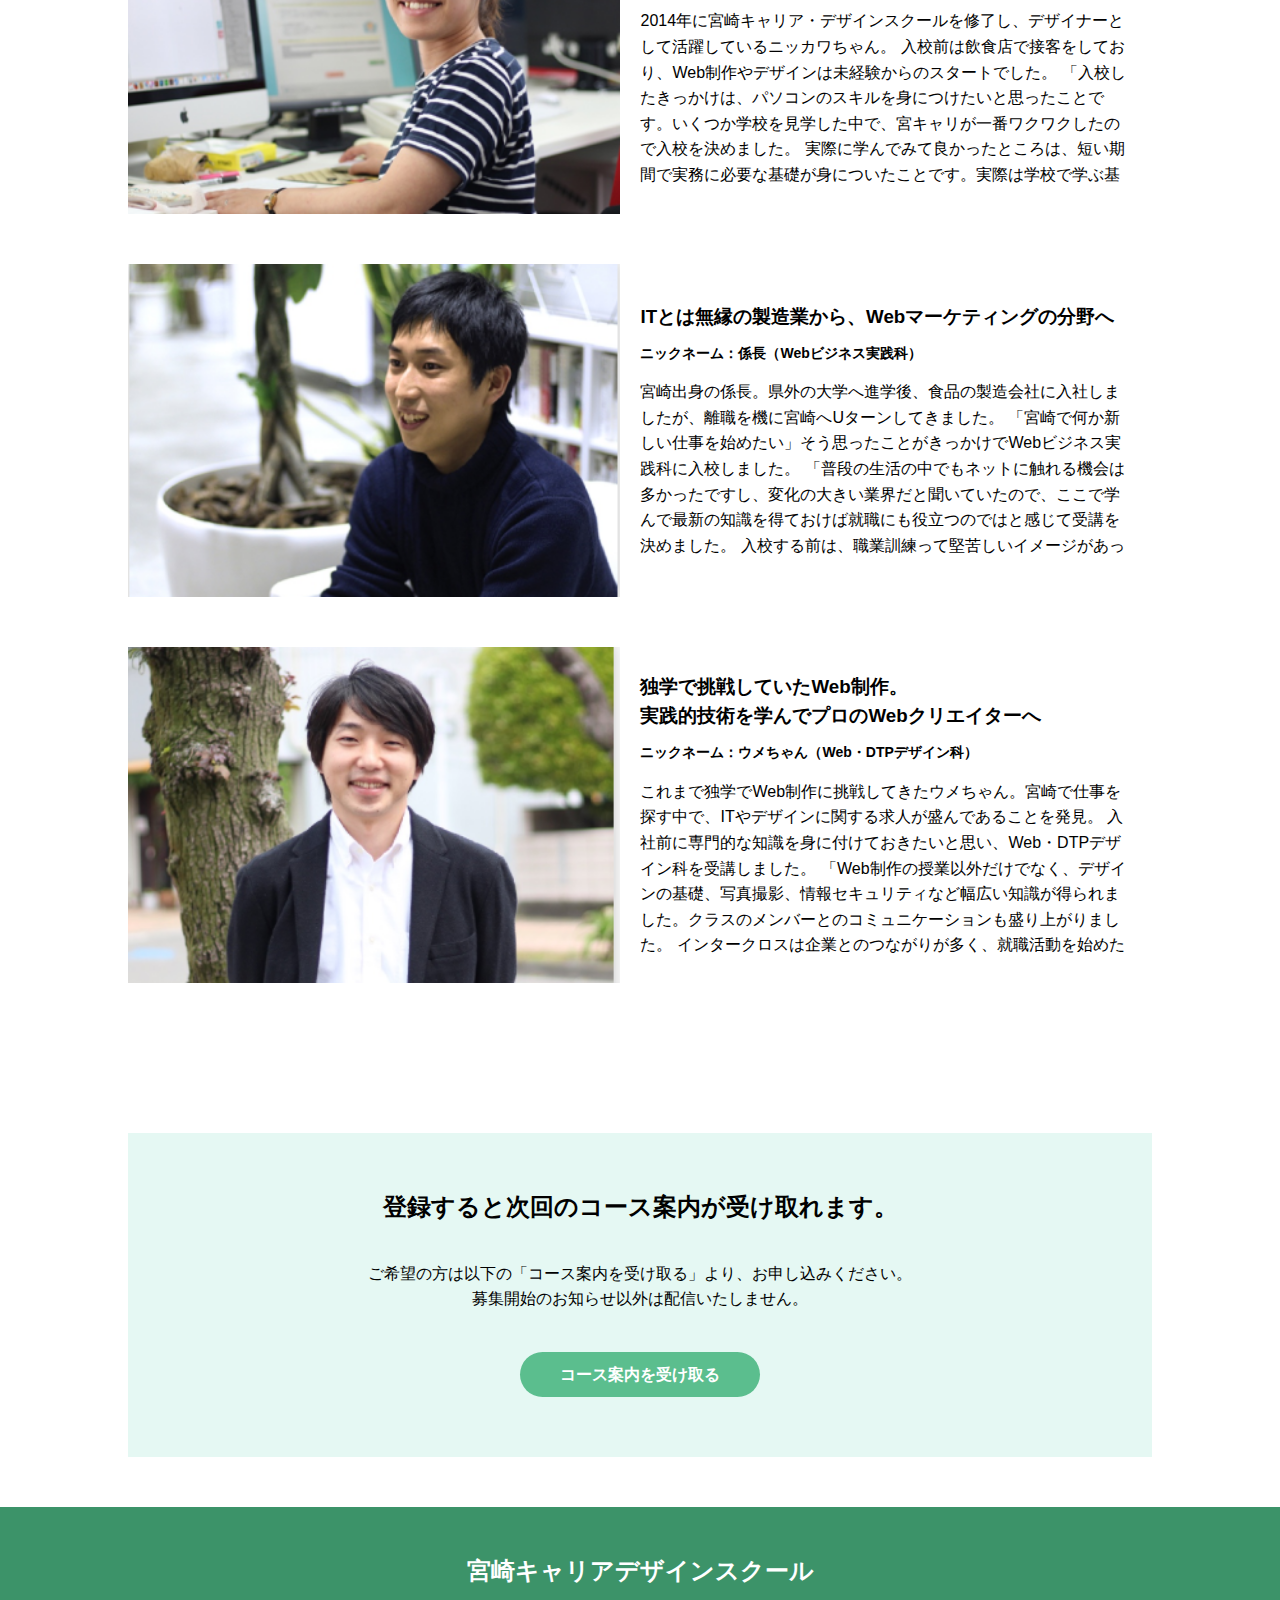
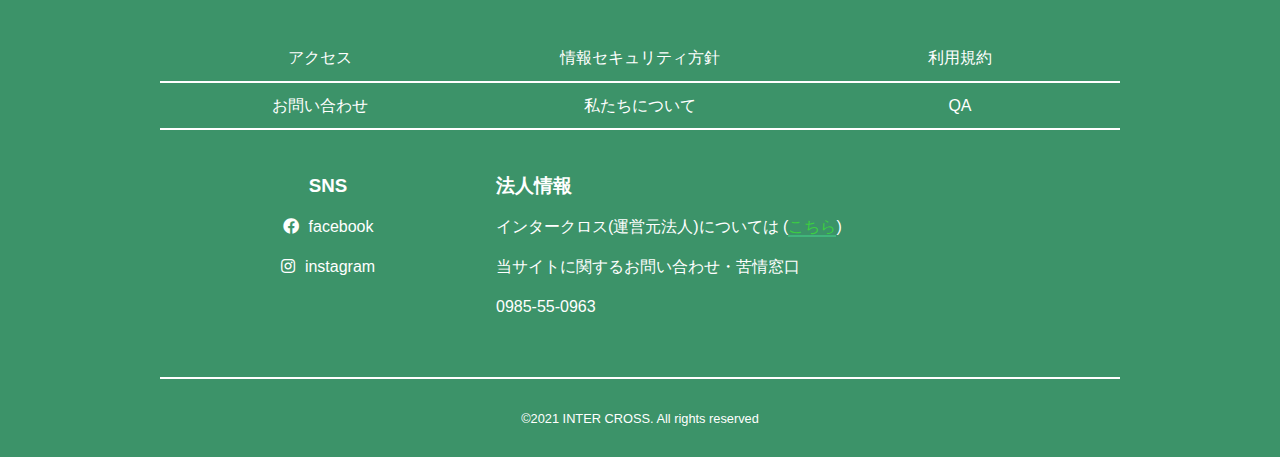
<file: others/outcome.html>
<!DOCTYPE html>
<html lang="en">

<head>
    <meta charset="UTF-8">
    <meta http-equiv="X-UA-Compatible" content="IE=edge">
    <meta name="viewport" content="width=device-width, initial-scale=1.0">
    <link rel="stylesheet" href="https://cdnjs.cloudflare.com/ajax/libs/font-awesome/5.11.2/css/all.css">
    <link rel="stylesheet" href="../normalize.css">
    <link rel="stylesheet" href="../style.css">
    <script src="https://unpkg.com/swiper/swiper-bundle.min.js"></script>
    <link rel="stylesheet" href="https://unpkg.com/swiper/swiper-bundle.min.css">
    <script type="text/javascript" src="https://code.jquery.com/jquery-3.4.1.min.js"></script>
    <script type="text/javascript" src="../js/script.js"></script>

    <title>宮崎キャリアデザインスクール / 受講生の成果</title>
</head>

<body>

    <header>
        <h2 class="header_title"><a href="../index.html">宮崎キャリアデザインスクール</a></h2>
        <ul class="grobal-navi">
            <li><a href="./feature.html">当校の特徴</a></li>
            <li><a href="./lessons.html">授業紹介</a></li>
            <li><a href="./outcome.html">受講生の成果</a></li>
        </ul>
        <div class="hamburger">
            <div></div>
            <div></div>
            <div></div>
        </div>
    </header>

    <main>
        <div class="mv-height"></div>

        <section class="student_works">
            <h2 class="main-title">受講生の作品</h2>
            <div class="work_list">

                <div class="work_item">
                    <div class="image">
                        <img src="../images/work1.jpg" alt="受講生の作品">
                        <div class="work_summary">
                            <p>Web・DTPデザイナー養成科<br>
                                ニックネーム：ぽんちゃん<br>
                                架空の猫カフェのサイト</p>
                        </div>
                    </div>
                </div>

                <div class="work_item">
                    <div class="image">
                        <img src="../images/work2.jpg" alt="受講生の作品">
                        <div class="work_summary">
                            <p>Webクリエイター養成科<br>
                                ニックネーム：アルフ<br>
                                海外向けの着物文化紹介サイト</p>
                        </div>
                    </div>
                </div>

                <div class="work_item">
                    <div class="image">
                        <img src="../images/work3.png" alt="受講生の作品">
                        <div class="work_summary">
                            <p>Web・DTPデザイナー養成科<br>
                                ニックネーム：シーサー<br>
                                商品イメージ撮影</p>
                        </div>
                    </div>
                </div>

                <div class="work_item">
                    <div class="image">
                        <img src="../images/work4.png" alt="受講生の作品">
                        <div class="work_summary">
                            <p>Webデザイナー養成科<br>
                                ニックネーム：Kiety<br>
                                架空の店舗のWebサイト</p>
                        </div>
                    </div>
                </div>

                <div class="work_item">
                    <div class="image">
                        <img src="../images/work5.png" alt="受講生の作品">
                        <div class="work_summary">
                            <p>Webクリエイター養成科<br>
                                ニックネーム：そってぃ<br>
                                架空の企業のWebサイト</p>
                        </div>
                    </div>
                </div>

                <div class="work_item">
                    <div class="image">
                        <img src="../images/work6.png" alt="受講生の作品">
                        <div class="work_summary">
                            <p>Web・DTPデザイナー養成科<br>
                                ニックネーム：なーちゃん<br>
                                広告バナーデザイン</p>
                        </div>
                    </div>
                </div>

            </div>
        </section>

        <section class="impressions">
            <h2 class="main-title">受講生の声</h2>
            <div class="impressions_list">

                <div class="impressions_item">
                    <div class="image">
                        <img src="../images/student1.png" alt="生徒の声">
                    </div>
                    <div class="text">
                        <h3 class="voice_title">未経験からデザイナーへとキャリアチェンジ。
                            きっかけは「一番ワクワクしたから」でした。</h3>
                        <p class="nickname">ニックネーム：ニッカワちゃん（Webデザイン科）</p>
                        <p class="voice">
                                2014年に宮崎キャリア・デザインスクールを修了し、デザイナーとして活躍しているニッカワちゃん。
                                入校前は飲食店で接客をしており、Web制作やデザインは未経験からのスタートでした。

                                「入校したきっかけは、パソコンのスキルを身につけたいと思ったことです。いくつか学校を見学した中で、宮キャリが一番ワクワクしたので入校を決めました。
                                実際に学んでみて良かったところは、短い期間で実務に必要な基礎が身についたことです。実際は学校で学ぶ基礎と、仕事での実践には違いがあります。しかし、基礎をしっかり身につけておくことで実践に活かすことができます。
                                また、半年間の間にこれからの仕事も含め、自分自身と向き合う機会も得ることができました。」
                                ニッカワちゃんが働く企業では、ネット通販をメインとした業務をおこなっています。現在はデザイナーの業務だけではなく、ネットでの集客対策や商品の発送業務など幅広くおこない、活躍の場を広げています。
                                「将来はデザインやネット販売の知識を活かし、地元の小林市に貢献できるような活動をしていきたいです」と話してくれたニッカワちゃん。目標に向けて、着々と前進しています。
                        </p>
                    </div>
                </div>

                <div class="impressions_item">
                    <div class="image">
                        <img src="../images/student2.png" alt="生徒の声">
                    </div>
                    <div class="text">
                        <h3 class="voice_title">ITとは無縁の製造業から、Webマーケティングの分野へ</h3>
                        <p class="nickname">ニックネーム：係長（Webビジネス実践科）</p>
                        <p class="voice">宮崎出身の係長。県外の大学へ進学後、食品の製造会社に入社しましたが、離職を機に宮崎へUターンしてきました。
                            「宮崎で何か新しい仕事を始めたい」そう思ったことがきっかけでWebビジネス実践科に入校しました。

                            「普段の生活の中でもネットに触れる機会は多かったですし、変化の大きい業界だと聞いていたので、ここで学んで最新の知識を得ておけば就職にも役立つのではと感じて受講を決めました。
                            入校する前は、職業訓練って堅苦しいイメージがあったんですけど、入ってみると専門学校みたいで良い意味でギャップがありました。授業の内容も実践的な内容ばかりで、仕事に直結するようなスキルを幅広く学ぶことができました。」
                            職業訓練を修了した後は、東京に本社を置く大手IT企業の宮崎支社に入社しました。現在は学んだスキルを活かしインターネット広告の管理や、収集したデータを分析する業務を担当しています。
                            「ここで学んでいる最中は、毎日新しいことを覚えていく楽しみがありました。実際にIT業界で働き始めて、学んできたことが仕事の中で一つに繋がっていることを実感します。
                            入社してすぐに新人研修があったんですが、半年間学んでいたおかげで同期よりもスムーズに業務を覚えることができました。ITの分野は日々変化が激しくて、入社してからも新しい知識が求められていると感じています。学んだことを活かして、今携わっている業務でスペシャリストを目指したいです。」
                        </p>
                    </div>
                </div>

                <div class="impressions_item">
                    <div class="image">
                        <img src="../images/student3.png" alt="生徒の声">
                    </div>
                    <div class="text">
                        <h3 class="voice_title">独学で挑戦していたWeb制作。<br>
                            実践的技術を学んでプロのWebクリエイターへ
                        </h3>
                        <p class="nickname">ニックネーム：ウメちゃん（Web・DTPデザイン科）</p>
                        <p class="voice">これまで独学でWeb制作に挑戦してきたウメちゃん。宮崎で仕事を探す中で、ITやデザインに関する求人が盛んであることを発見。
                            入社前に専門的な知識を身に付けておきたいと思い、Web・DTPデザイン科を受講しました。

                            「Web制作の授業以外だけでなく、デザインの基礎、写真撮影、情報セキュリティなど幅広い知識が得られました。クラスのメンバーとのコミュニケーションも盛り上がりました。
                            インタークロスは企業とのつながりが多く、就職活動を始めた時には、業界未経験でもいろんなチャンスがあると感じました。」
                            ウメちゃんは現在、入校当初から希望していたフロントエンドエンジニア(htmlコーダー)として活躍しています。
                            「希望していた仕事に就くことができ、学んだことが今の仕事でとても役に立っています。今後の目標はさらに速いスピードでコーディングの作業ができるようになることです。プログラミングの分野にも挑戦していきたいと思います。」
                        </p>
                    </div>
                </div>
            </div>
        </section>

        <div class="cource-guide">
            <h2 class="guide-title">登録すると次回のコース案内が受け取れます。</h2>
            <p class="guide-text">ご希望の方は以下の「コース案内を受け取る」より、お申し込みください。<br>
                募集開始のお知らせ以外は配信いたしません。</p>
            <p class="guide-button"><a href="./course_request.html">コース案内を受け取る</a></p>
        </div>

    </main>
    <footer>
        <h2 class="footer-title">宮崎キャリアデザインスクール</h2>
        <div class="footer-navi">
            <ul>
                <li><a href="">アクセス</a></li>
                <li><a href="">情報セキュリティ方針</a></li>
                <li><a href="">利用規約</a></li>
                <li><a href="">お問い合わせ</a></li>
                <li><a href="">私たちについて</a></li>
                <li><a href="">QA</a></li>
            </ul>
        </div>
        <div class="two-column-layout">
            <div class="social">
                <h3>SNS</h3>
                <p><a href=""><i class="fab fa-facebook"></i>facebook</a></p>
                <p><a href=""><i class="fab fa-instagram"></i>instagram</a></p>
            </div>
            <div class="company-info">
                <h3>法人情報</h3>
                <p>インタークロス(運営元法人)については (<a href="https://www.inter-cross.com/">こちら</a>)</p>
                <p>当サイトに関するお問い合わせ・苦情窓口<br>
                    0985-55-0963</p>
            </div>
        </div>
        <small>©2021 INTER CROSS. All rights reserved</small>

    </footer>
</body>

</html>
</file>
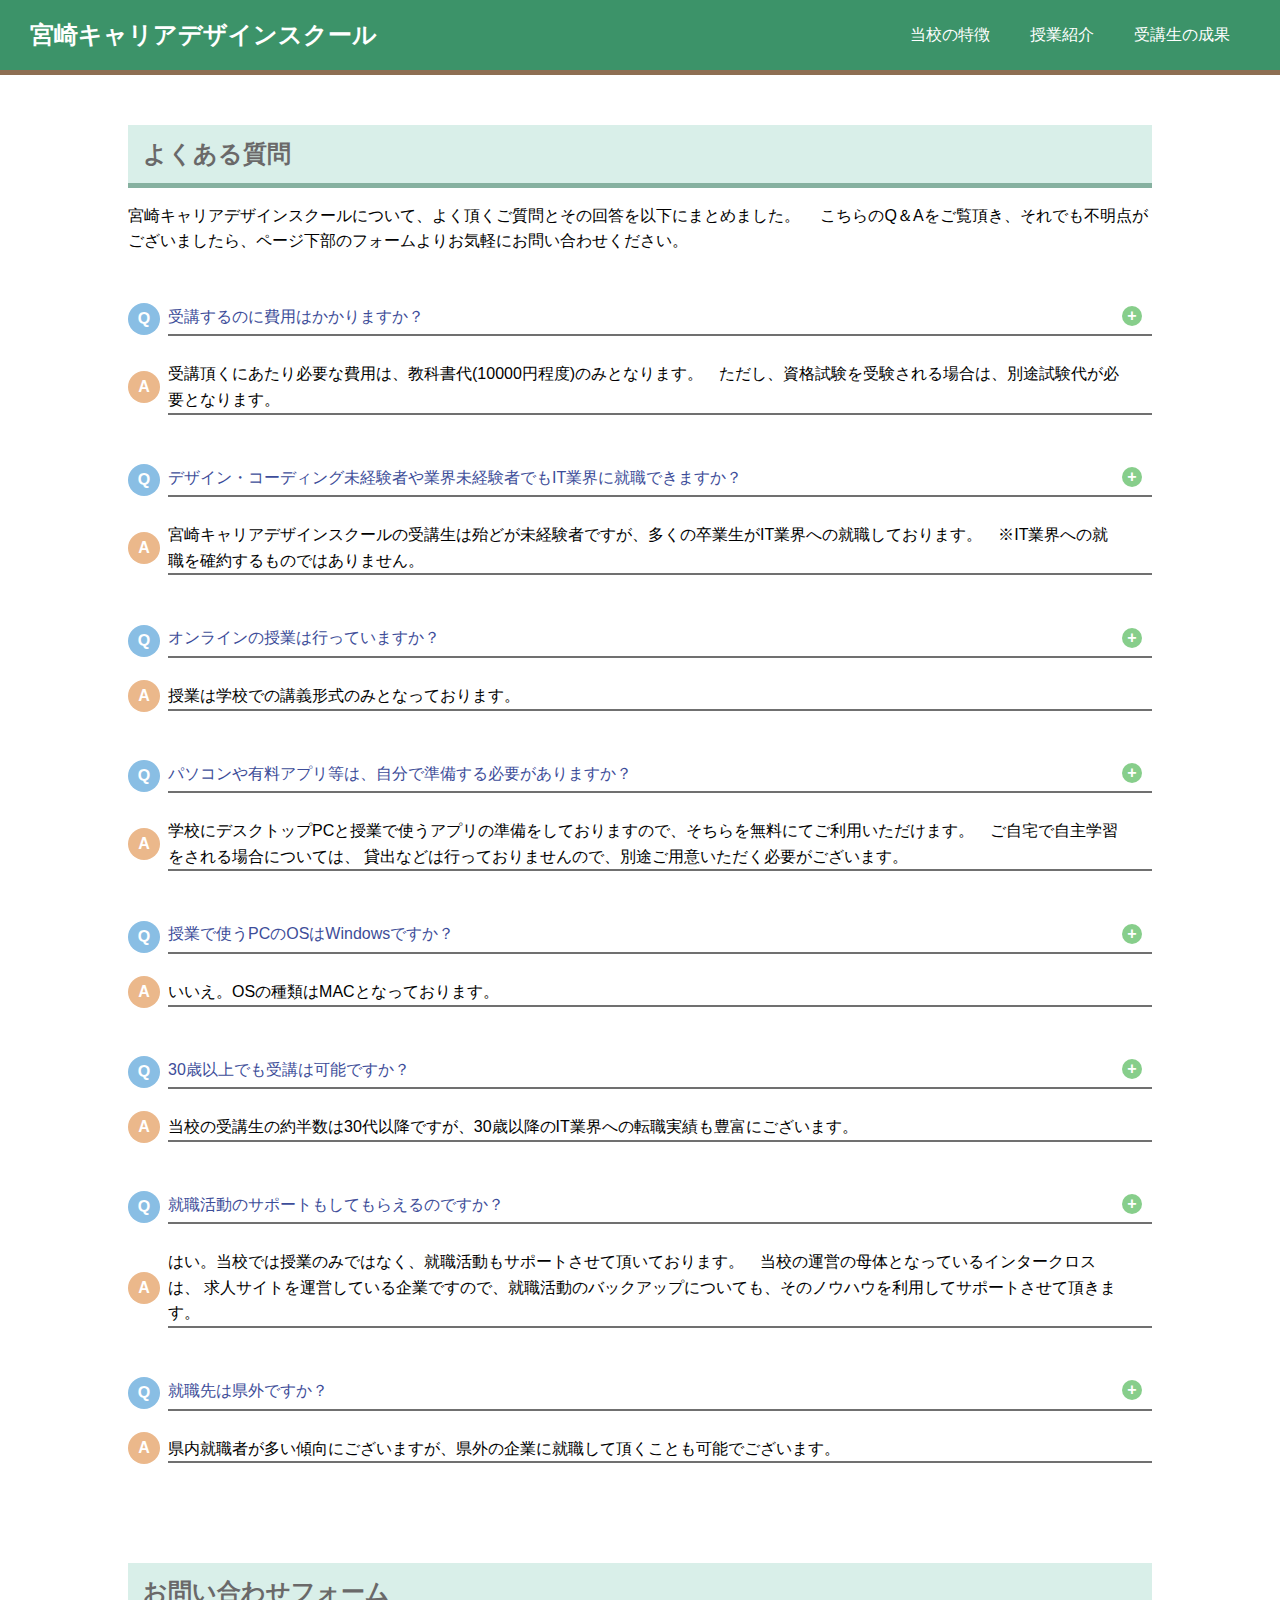
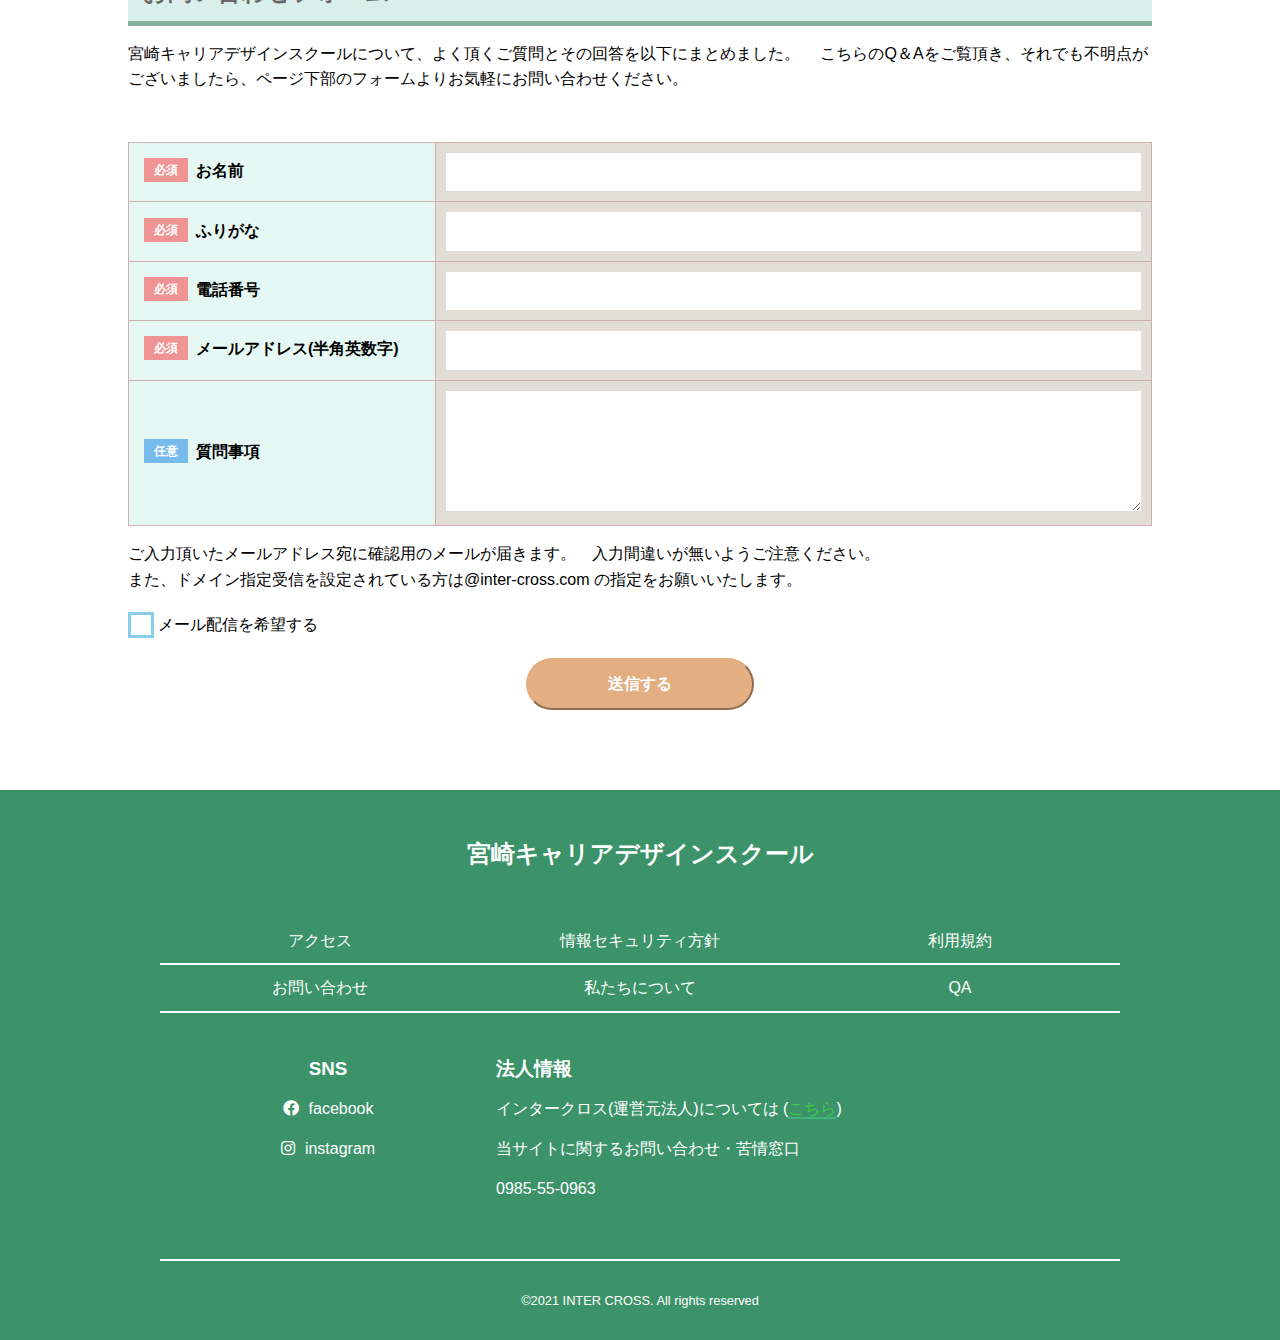
<file: others/QA.html>
<!DOCTYPE html>
<html lang="en">

<head>
    <meta charset="UTF-8">
    <meta http-equiv="X-UA-Compatible" content="IE=edge">
    <meta name="viewport" content="width=device-width, initial-scale=1.0">
    <link rel="stylesheet" href="https://cdnjs.cloudflare.com/ajax/libs/font-awesome/5.11.2/css/all.css">
    <link rel="stylesheet" href="../normalize.css">
    <link rel="stylesheet" href="../style.css">
    <script src="https://unpkg.com/swiper/swiper-bundle.min.js"></script>
    <link rel="stylesheet" href="https://unpkg.com/swiper/swiper-bundle.min.css">
    <script type="text/javascript" src="https://code.jquery.com/jquery-3.4.1.min.js"></script>
    <script type="text/javascript" src="../js/script.js"></script>

    <title>宮崎キャリアデザインスクール / 疑問と回答</title>
</head>

<body>

    <header>
        <h2 class="header_title"><a href="../index.html">宮崎キャリアデザインスクール</a></h2>
        <ul class="grobal-navi">
            <li><a href="">当校の特徴</a></li>
            <li><a href="">授業紹介</a></li>
            <li><a href="">受講生の成果</a></li>
        </ul>
        <div class="hamburger">
            <div></div>
            <div></div>
            <div></div>
        </div>
    </header>

    <main>
        <div class="mv-height"></div>

        <div class="QA_page">

            <section class="QA">
                <h2 class="main-title">よくある質問</h2>
                <p class="main-title_desc">宮崎キャリアデザインスクールについて、よく頂くご質問とその回答を以下にまとめました。　
                    こちらのQ＆Aをご覧頂き、それでも不明点がございましたら、ページ下部のフォームよりお気軽にお問い合わせください。</p>

                <div class="QA_list">

                    <div class="QA_item">
                        <p class="question">受講するのに費用はかかりますか？</p>
                        <p class="answer">受講頂くにあたり必要な費用は、教科書代(10000円程度)のみとなります。　ただし、資格試験を受験される場合は、別途試験代が必要となります。</p>
                    </div>

                    <div class="QA_item">
                        <p class="question">デザイン・コーディング未経験者や業界未経験者でもIT業界に就職できますか？</p>
                        <p class="answer">宮崎キャリアデザインスクールの受講生は殆どが未経験者ですが、多くの卒業生がIT業界への就職しております。　※IT業界への就職を確約するものではありません。
                        </p>
                    </div>

                    <div class="QA_item">
                        <p class="question">オンラインの授業は行っていますか？</p>
                        <p class="answer">授業は学校での講義形式のみとなっております。</p>
                    </div>
                    <div class="QA_item">
                        <p class="question">パソコンや有料アプリ等は、自分で準備する必要がありますか？</p>
                        <p class="answer">学校にデスクトップPCと授業で使うアプリの準備をしておりますので、そちらを無料にてご利用いただけます。　ご自宅で自主学習をされる場合については、
                            貸出などは行っておりませんので、別途ご用意いただく必要がございます。</p>
                    </div>
                    <div class="QA_item">
                        <p class="question">授業で使うPCのOSはWindowsですか？</p>
                        <p class="answer">いいえ。OSの種類はMACとなっております。</p>
                    </div>
                    <div class="QA_item">
                        <p class="question">30歳以上でも受講は可能ですか？</p>
                        <p class="answer">当校の受講生の約半数は30代以降ですが、30歳以降のIT業界への転職実績も豊富にございます。</p>
                    </div>
                    <div class="QA_item">
                        <p class="question">就職活動のサポートもしてもらえるのですか？</p>
                        <p class="answer">はい。当校では授業のみではなく、就職活動もサポートさせて頂いております。　当校の運営の母体となっているインタークロスは、
                            求人サイトを運営している企業ですので、就職活動のバックアップについても、そのノウハウを利用してサポートさせて頂きます。</p>
                    </div>
                    <div class="QA_item">
                        <p class="question">就職先は県外ですか？</p>
                        <p class="answer">県内就職者が多い傾向にございますが、県外の企業に就職して頂くことも可能でございます。</p>
                    </div>

                </div>
            </section>

            <section class="QA_form">
                <h2 class="main-title">お問い合わせフォーム</h2>
                <p class="main-title_desc">宮崎キャリアデザインスクールについて、よく頂くご質問とその回答を以下にまとめました。　
                    こちらのQ＆Aをご覧頂き、それでも不明点がございましたら、ページ下部のフォームよりお気軽にお問い合わせください。</p>
                <form action="">
                    <table>
                        <tr>
                            <th><span class="attention required">必須</span>お名前</th>
                            <td><input type="text"></td>
                        </tr>
                        <tr>
                            <th><span class="attention required">必須</span>ふりがな</th>
                            <td><input type="text"></td>
                        </tr>
                        <tr>
                            <th><span class="attention required">必須</span>電話番号</th>
                            <td><input type="text"></td>
                        </tr>
                        <tr>
                            <th><span class="attention required">必須</span>メールアドレス(半角英数字)</th>
                            <td><input type="text"></td>
                        </tr>
                        <tr>
                            <th><span class="attention optional">任意</span>質問事項</th>
                            <td><textarea name=""></textarea></td>
                        </tr>
                    </table>

                    <p class="complement">ご入力頂いたメールアドレス宛に確認用のメールが届きます。　入力間違いが無いようご注意ください。<br>
                        また、ドメイン指定受信を設定されている方は@inter-cross.com の指定をお願いいたします。</p>
                    <p class="checkbox">メール配信を希望する</p>

                    <div class="form_button">
                        <input type="submit" value="送信する">
                    </div>

                </form>
            </section>

        </div>


    </main>
    <footer>
        <h2 class="footer-title">宮崎キャリアデザインスクール</h2>
        <div class="footer-navi">
            <ul>
                <li><a href="">アクセス</a></li>
                <li><a href="">情報セキュリティ方針</a></li>
                <li><a href="">利用規約</a></li>
                <li><a href="">お問い合わせ</a></li>
                <li><a href="">私たちについて</a></li>
                <li><a href="">QA</a></li>
            </ul>
        </div>
        <div class="two-column-layout">
            <div class="social">
                <h3>SNS</h3>
                <p><a href=""><i class="fab fa-facebook"></i>facebook</a></p>
                <p><a href=""><i class="fab fa-instagram"></i>instagram</a></p>
            </div>
            <div class="company-info">
                <h3>法人情報</h3>
                <p>インタークロス(運営元法人)については (<a href="https://www.inter-cross.com/">こちら</a>)</p>
                <p>当サイトに関するお問い合わせ・苦情窓口<br>
                    0985-55-0963</p>
            </div>
        </div>
        <small>©2021 INTER CROSS. All rights reserved</small>

    </footer>
</body>

</html>
</file>
<file: style.css>
* {
    margin:0;
    padding:0;
}
p,span,li {
    line-height: 1.6;
}
body {
    font-family: "Hiragino Kaku Gothic Pro", "ヒラギノ角ゴ Pro", "Yu Gothic Medium", "游ゴシック Medium", YuGothic, "游ゴシック体", "メイリオ", sans-serif;
}
ul {
    list-style-type: none;
}
a {
    color:#000;
    text-decoration: none;
}
img {
    width:100%;
    height:auto;
    object-fit: cover;

}
header {
    background-color: #3C9369;
    color:#fff;
    height:70px;
    display: flex;
    justify-content: space-between;
    align-items: center;
    padding:0 30px;
    border-bottom:solid 5px #8E6F53;
}
header .header_title a {
    color:#fff;
}
header .grobal-navi {
    display: flex;
}
header .grobal-navi li a {
    display:inline-block;
    padding:0 20px;
    line-height:70px;
    color:#fff;
    transition:0.3s;
}
header .grobal-navi li a:hover {
    background-color: rgba(255,255,255,0.3);
}
.hamburger {
    height:35px;
    width:45px;
    display: none;
    justify-content: space-between;
    flex-direction: column;
    cursor:pointer;
}
.hamburger div {
    height:4px;
    width:100%;
    background-color: #fff;
    border-radius:10px;
    display: flex;
    transition:0.3s;
}
.hamburger.cross div:nth-child(1) {
    transform:translateY(16px) rotate(45deg);
    transition:0.3s;
}
.hamburger.cross div:nth-child(2) {
    width:0;
    margin:0 auto;
    transition:0.3s;
}
.hamburger.cross div:nth-child(3) {
    transform:translateY(-15px) rotate(-45deg);
    transition:0.3s;
}
.mv {
    height:500px;
    background-image: url("./images/mv.png");
    background-size:cover;
    position:relative;
    margin-bottom:50px;
}
.mv .catch_area {
    display:inline-block;
    position:absolute;
    top:50%;
    left:50%;
    transform: translate(-50%,-50%);
    text-align: center;
    line-height:1.6;
}
.mv .catch_area .catch {
    color:#fff;
    text-shadow: 3px 3px 6px rgb(47, 90, 42);
}

.mv .main-button {
    display: inline-block;
    padding:10px 20px;
    border-radius:10px;
    font-weight:bold;
    background-color: #fff;
}
.mv-height {
    height:50px;
}
.main-title {
    font-size:24px;
    color:#6A6969;
    background-color: #D9EFE9;
    border-bottom:solid 5px #86B1A0;
    padding:15px;
    margin-bottom:15px;
}
.sub-title {
    font-size:20px;
    color:#6A6969;
    border-bottom:solid 5px #86B1A0;
    margin-bottom:15px;
}
.main-title_desc,
.sub-title_desc {
    margin-bottom:50px;
}
.show-more {
    width:100%;
    text-align:center;
}
.show-more a {
    display: inline-block;
    padding:10px 30px;
    color:#fff;
    font-weight:bold;
    background-color: #E2AE82;
    border-radius:50px;
}
.cource-guide {
    width:80%;
    margin:0 auto 50px auto;
    padding:60px 30px;
    text-align:center;
    background-color: #E5F8F3;
    box-sizing: border-box;
}
.cource-guide .guide-title {
    font-size:24px;
    margin-bottom:40px;
}
.cource-guide .guide-text {
    margin-bottom:40px;
}
.cource-guide .guide-button a {
    display:inline-block;
    padding:10px 40px;
    color:#fff;
    font-weight:bold;
    background-color: #5BBE8E;
    border-radius:50px;
}   
.about_school {
    width:80%;
    margin:0 auto;
}
.appeal-list {
    display: flex;
    justify-content: space-between;
    flex-wrap: wrap;
    margin:50px 0 50px 0;
}
.appeal-item {
    flex-basis:32%;
    padding:50px 30px 30px 30px;
    box-sizing: border-box;
    margin-bottom:40px;
}
.appeal-item.A {
    background-color:#F2E4D9;
}
.appeal-item.B {
    background-color:#E2F3FF;
}
.appeal-item.C {
    background-color:#D2EFE7;
}
.appeal-item .icon {
    text-align: center;
}
.appeal-item .icon .fas {
    font-size:100px;
    color:rgb(75, 73, 73);
    margin-bottom:30px;
}
.appeal-item h4 {
    font-size:20px;
    text-align: center;
    margin-bottom:20px;
}
.appeal-item p {
    text-align: center;
}
.feature_of_learning {
    width:80%;
    margin:0 auto 100px auto;
}
.feature_of_learning .experience,
.feature_of_learning .tools {
    background-color: #D2EFE7;
    margin-bottom:50px;
    padding:40px 20px;
    text-align: center;
    font-weight: bold;
}
.feature_of_learning h3 {
    margin-bottom:50px;
}
.feature_of_learning ul {
    display: flex;
    flex-wrap: wrap;
    justify-content: space-between;
}
.feature_of_learning ul li {
    flex-basis:20%;
    margin-bottom:60px;
}
.feature_of_learning ul li:last-child {
    margin-right:auto;
}
.feature_of_learning .experience .fas {
    font-size:50px;
    color:rgb(78, 76, 76);
    margin-bottom:15px;
}
.feature_of_learning .tools img {
    width:70px;
    height:70px;
}
.statistics {
    width:80%;
    margin:0 auto 50px auto;
}
.statistics-list {
    display: flex;
    flex-wrap: wrap;
    justify-content: space-between;
}
.statistics-item {
    flex-basis:30%;
    text-align: center;
}
.statistics-item h3 {
    margin:50px 0 30px 0;
}
.statistics-item .image {
    width:80%;
    margin:0 auto 40px auto;
}
.news {
    width:80%;
    margin:0 auto 100px auto;
}
.news-list {
    margin-top:50px;
    margin-bottom:50px;
}
.news-list a {
    display: flex;
}
.news-list li {
    margin-bottom:20px;    
    padding-bottom:5px;
    border-bottom:dotted 1px gray;
}
.news-list .news-division {
    min-width:80px;
    text-align:center;
    border-radius:5px;
    margin:0 10px;
    background-color: #F2CD9B;
}
.news-list .news-text {
    display: -webkit-box;
    -webkit-box-orient: vertical;
    -webkit-line-clamp: 1;
    overflow: hidden;
    height:25px;
    line-height:2;
}
.school_comparison {
    width:80%;
    margin: 0 auto 50px auto;
}
.school_comparison table {
    border:solid 2px gray;
    border-collapse: collapse;
    width:100%;
}
.school_comparison table .intercross {
    background-color:#E5F8F3;
}
.school_comparison table th ,
.school_comparison table td {
    width:25%;
    padding:10px;
    border:solid 1px gray;
    font-size:14px;
    text-align: center;
    line-height:1.6;
}
.school_comparison table .school_name {
    border-bottom:solid 2px gray;
}
.school_comparison table .comparison_item {
    border-right:solid 2px gray;
}
.study_style {
    width:80%;
    margin:0 auto;
}
.school_event {
    width:80%;
    margin:0 auto 80px auto;
}
.school_event .event-list {
    display: flex;
    flex-wrap: wrap;
    justify-content: space-between;
}
.event-item {
    flex-basis:47%;
    margin-bottom:40px;
}
.event-item .event-title {
    text-align: center;
    margin:20px;
}
.lessons {
    width:80%;
    margin:0 auto;
}
.lesson-list {
    background-color: #E5F8F3;
    margin:40px 0 80px 0;
    padding:20px;
}
.lesson-list li {
    margin-bottom:25px;
}
.lesson-detail-list {
    padding:20px 0 40px 0;
}
.lesson-detail-list .list-item {
    display: flex;
    align-items:center;
    margin-bottom:40px;
}
.lesson-detail-list .list-item .image {
    flex-basis:50%;
}
.lesson-detail-list .lesson-text {
    flex-basis:50%;
    box-sizing: border-box;
    padding:10px;
}
.lesson-detail-list .lesson-text h3 {
    border-bottom:solid 1px #707070;
    margin-bottom:5px;
}
.lesson-detail-list .lesson-text h4 {
    margin:15px 0 10px 0;
}
.lesson-detail-list .lesson-text p,
.lesson-detail-list .lesson-text li {
    font-size:15px;
}
.lesson-detail-list .lesson-text ul {
    list-style-type: disc;
    margin-left:25px;
}
.teachers_area {
    width:80%;
    margin:0 auto 80px auto;
}
.swiper-container {
    width: 100%;
    overflow-x: hidden;
    position:relative;
    box-sizing: border-box;
    padding-bottom:50px;
}

.swiper-slide  {
    padding:10px;
    box-sizing:border-box;
}
.introduction {
    padding:40px;
    box-sizing:border-box;
    box-shadow: 0px 0px 5px 5px rgba(0,0,0,0.1);
}
.swiper-slide img {
    object-fit: cover;
    width: 100%;
    height: 100%;
}
.teachers_area .intro_top {
    display: flex;
    justify-content: space-between;
    align-items: center;
    margin-bottom:30px;
}
.intro_top .image {
    flex-basis:48%;
    text-align: center;

}
.intro_top .image img {
    max-height:450px;
    max-width:450px;
}
.intro_top .career {
    flex-basis: 48%;
}
.teachers_area .intro_bottom {
    display: flex;
    align-items: center;
    margin-top:50px;
}
.intro_bottom .teacher_name {
    flex-basis:50%;
    text-align: center;
    font-size:20px;
}
.intro_bottom .teacher_name .rubi {
    font-size:42px;
    font-weight:bold;
    color:rgba(0,0,0,0.2);
}
.intro_bottom .teacher_info {
    flex-basis: 50%;
    width:100%;
    margin:0 auto;
    text-align: center;
    border-bottom: solid 2px gray;
}
.qualifications {
    width:80%;
    margin:0 auto 100px auto;
}
.qualifications .test_list {
    display: flex;
    justify-content: space-between;
    padding:30px 0 60px 0;
}
.test_list .test_item {
    flex-basis:32%;
}
.test_list .test_name {
    background-color: #E5F8F3;
    text-align: center;
    padding: 25px 20px;
    font-weight:bold;
    border:solid 2px #86B1A0;
    border-bottom:none;
}
.test_list .test_desc {
    padding:10px;
    min-height:120px;
    border:solid 2px #86B1A0;
}
.test_list .test_desc a {
    border-bottom: solid 1px gray;
    color:green;
}
.student_works {
    width:80%;
    margin:0 auto 50px auto;
}
.student_works .work_list {
    display: flex;
    flex-wrap: wrap;
    justify-content: space-between;
    margin-top: 50px;
}
.work_list .work_item {
    position:relative;
    flex-basis:45%;
    height:300px;
    width:100%;
    margin-bottom:50px;
    overflow: hidden;
    color:#fff;
    cursor: pointer;
}
.work_list .work_item::after {
    position:absolute;
    top:0;
    left:0;
    display: block;
    content: "";
    width:100%;
    height:100%;
    background-color: rgba(75, 71, 71, 0.9);
    z-index:10;
    transition:0.3s;
}
.work_list .work_item:hover {
    color:transparent;
}
.work_list .work_item:hover:after {
    background-color: transparent;
}
.student_works .image  {
    position:relative;
    width:100%;
    height:100%;
}
.student_works .image .work_summary {
    position:absolute;
    top:50%;
    left:50%;
    transform: translate(-50%,-50%);
    display: block;
    z-index:20;
}
.impressions {
    width:80%;
    margin:0 auto;
    line-height:1.6;
}
.impressions_list {
    padding:50px 0 100px 0;
}
.impressions_item {
    display: flex;
    justify-content: space-between;
    margin-bottom:50px;
    align-items: center;
}
.impressions_item .image {
    flex-basis:48%;
}
.impressions_item .image img {
    vertical-align: bottom;
}
.impressions_item .text {
    flex-basis: 48%;
    padding:20px;
    display: flex;
    flex-direction: column;
}
.impressions_item .voice_title {
    margin-bottom:10px;
}
.impressions_item .nickname {
    font-size:14px;
    font-weight:bold;
    margin-bottom:15px;
}
.impressions_item .voice {
    height:180px;
    overflow-y: scroll;
}
.briefing_page .briefing_status{
    text-align: center;
    width:80%;
    margin:0 auto 70px auto;
}
.briefing_page .briefing_status p {
    display:inline-block;
    background-color: #3C9369;
    color:#fff;
    font-size:18px;
    font-weight:bold;
    padding:10px 60px;
    border-radius: 50px;
}
.briefing_page .briefing_title {
    text-align: center;
    width:80%;
    margin:0 auto 50px auto;
}
.briefing_page .section_title{
    width:80%;
    margin:0 auto;
    text-align: center;
}
.briefing_page .section_title h2{
    display:inline-block;
    font-size:24px;
    color:#6A6969;
    margin-bottom:30px;
    position:relative;
}
.briefing_page .section_title h2::after {
    position:absolute;
    bottom:-5px;
    left:-10%;
    display:block;
    content:"";
    width:120%;
    height:4px;
    background-color: #86B1A0;
}
.briefing_desc,
.briefing_summary,
.school_summary  {
    width:80%;
    margin:0 auto 60px auto;
}
.briefing_text {
    background-color: #E5F8F3;
    padding:30px;
    border-radius: 20px;
}
.briefing_text .short_title {
    margin-bottom:10px;
}
.briefing_text .short_text {
    margin-bottom:30px;
}
.briefing_text .short_text.last {
    margin-bottom:0;
}
.briefing_text .outer_ul {
    display: flex;
    flex-wrap: wrap;
}
.briefing_text .outer_ul li {
    margin-bottom:20px;
}
.briefing_text .outer_ul .title {
    flex-basis:20%;
}
.briefing_text .outer_ul .text {
    flex-basis: 80%;
}
.briefing_text .inner_ul {
    list-style-type: disc;
    margin-left:20px;
}
.briefing_form ,
.QA_form {
    width:80%;
    margin:0 auto 80px auto;
}
.briefing_form table ,
.QA_form table {
    width:100%;
    border:solid 1px #CCB0B0;
    border-collapse: collapse;
    margin-bottom:15px;
}
.briefing_form table th ,
.QA_form table th {
    background-color: #E5F8F3;
    text-align: left;
    width:30%;
    padding:15px;
    box-sizing: border-box;
    border:solid 1px #CCB0B0;
}
.briefing_form table td ,
.QA_form table td {
    width:70%;
    background-color: rgb(226, 222, 215);
    padding:10px;
    box-sizing: border-box;
    border:solid 1px #CCB0B0;
}
.briefing_form table .attention ,
.QA_form table .attention {
    color:#fff;
    font-size:12px;
    padding:5px 10px;
    margin-right:8px;
    position:relative;
    top:-2px;
}
.briefing_form table .attention.required ,
.QA_form table .attention.required {
    background-color: #EF9393;
}
.briefing_form table .attention.optional,
.QA_form table .attention.optional {
    background-color: #77BBED;
}
.briefing_form input[type='text'],
.QA_form input[type='text'] {
    width:100%;
    padding:10px;
    box-sizing: border-box;
    border:none;
}
.briefing_form textarea,
.QA_form textarea {
    padding:10px;
    width:100%;
    height:120px;
    box-sizing: border-box;
    border: none;
}
.briefing_form .checkbox,
.QA_form .checkbox{
    position:relative;
    margin: 20px 20px 20px 30px;
    cursor: pointer;
}
.briefing_form .checkbox::before ,
.QA_form .checkbox::before{
    position:absolute;
    top:0;
    left:-30px;
    display: block;
    content:"";
    width:20px;
    height:20px;
    border:solid 3px skyblue;
}
.briefing_form .form_button ,
.QA_form .form_button {
    text-align: center;
}
.briefing_form input[type='submit'],
.QA_form input[type='submit']{
    padding:15px 80px;
    border-radius:50px;
    border-color: #E2AE82;
    background-color: #E2AE82;
    color:#fff;
    font-weight:bold;
    cursor:pointer;
}
.QA {
    width:80%;
    margin:0 auto 100px auto;
}
.QA .QA_item {
    margin-bottom:50px;
}
.QA_item .question {
    position:relative;
    margin-left:40px;
    margin-bottom:25px;
    border-bottom:solid 2px #707070;
    color:#3D4D99;
    padding-right:30px;
    padding-bottom:5px;
}
.QA_item .question::before {
    position:absolute;
    top:50%;
    left:-40px;
    transform: translateY(-50%);
    display: block;
    content:"Q";
    color:#fff;
    background-color: #89BEE4;
    width:32px;
    height:32px;
    line-height:32px;
    text-align: center;
    border-radius: 100%;
    font-weight:bold;
}
.QA_item .question::after {
    position:absolute;
    top:50%;
    right:10px;
    transform:translateY(calc(-50% - 3px));
    display: block;
    content:"+";
    color:#fff;
    font-weight:bold;
    width:20px;
    height:20px;
    line-height:20px;
    text-align: center;
    border-radius:100%;
    background-color: #87CE8B;
    cursor: pointer;
}
.QA_item .answer {
    position:relative;
    border-bottom:solid 2px #707070;
    margin-left:40px;
    padding-right:30px;
}
.QA_item .answer::before {
    position:absolute;
    top:50%;
    left:-40px;
    transform: translateY(-50%);
    display: block;
    content:"A";
    color:#fff;
    background-color: #EBB88B;
    width:32px;
    height:32px;
    line-height:32px;
    text-align: center;
    border-radius: 100%;
    font-weight:bold;
}
footer {
    background-color: #3C9369;
    color:#fff;
    text-align:center;
    padding:50px 0 30px 0;
}
footer a {
    color:#fff;
}
.footer-title {
    margin-bottom:50px;
}
.footer-navi {
    width:75%;
    margin:0 auto;
}
.footer-navi ul {
    display:flex;
    flex-wrap: wrap;
    justify-content: space-between;
    align-items: center;
    padding-bottom:5px;
    margin-bottom:40px;
}
.footer-navi ul li {
    width:calc(100% / 6);
    border-bottom:solid 2px #fff;
}
.footer-navi ul li a {
    display:block;
    padding:10px 0 10px 0;
    transition: 0.3s;
}
.footer-navi ul li a:hover {
    background-color: rgba(255,255,255,0.7);
    color:#000;
    transition: 0.3s;
}
footer .two-column-layout {
    display: flex;
    justify-content: space-between;
    width:75%;
    margin:0 auto 30px auto;
    padding-bottom:30px;
    border-bottom:solid 2px #fff;
}
footer .two-column-layout .social {
    flex-basis:35%;
    margin-bottom:60px;
}
footer .two-column-layout .social h3 {
    margin-bottom:10px;
}
footer .two-column-layout .social p a {
    line-height:2.5;
    transition:0.3s;
    padding:10px 20px;
}
footer .two-column-layout .social p a:hover{
    background-color: rgba(255,255,255,0.7);
    transition:0.3s;
}
footer .two-column-layout .social .fab {
    margin-right:10px;
}
footer .two-column-layout .company-info {
    flex-basis:65%;
    text-align: left;
}
footer .two-column-layout .company-info h3 {
    margin-bottom:10px;
}
footer .two-column-layout .company-info p {
    line-height:2.5;
}
footer .two-column-layout .company-info a {
    color:rgb(59, 206, 66);
    border-bottom:solid 2px rgb(64, 182, 123);
}
@media(max-width:1280px){
    .appeal-item {
        flex-basis:48%;
    }
    .feature_of_learning ul li {
        flex-basis:25%;
    }
    .statistics-item {
        flex-basis: 50%;
    }
    .footer-navi ul li {
        width:calc(100% / 3);
    }
    .qualifications .test_list {
        display: block;
    }
    .test_list .test_item {
        margin-bottom:40px;
    }

}
@media(max-width:1000px){
    header .grobal-navi {
        display: none;
    }
    .hamburger {
        display:flex;
    }
    .news-list a {
        flex-wrap: wrap;
    }
    .event-item {
        flex-basis:100%;
        margin-bottom:50px;
    }
    .lesson-detail-list .list-item .image {
        display:none;
    }
    .lesson-detail-list .list-item .lesson-text {
        background-color:#E5F8F3 ;
        padding:20px;
        width:80vw;
    }
    .lesson-detail-list .list-item {
        flex-direction: column;
    }
    .lesson-detail-list .list-item.reverse {
        flex-direction: column-reverse;
    }
    .introduction {
        margin-bottom:-50px;
    }
    .intro_top {
        flex-direction: column;
    }
    .intro_top img {
        max-width:350px;
        max-height:350px;
        object-fit: cover;
        margin-bottom:30px;
    }
    .intro_top .career {
        background-color: #dbf3ec;
        padding:10px;
    }
    .intro_bottom {
        flex-direction: column-reverse;
    }
    .intro_bottom .teacher_info  {
        margin-bottom:50px;
    }
    .swiper-container {
        padding-top:30px;
    }
    .swiper-pagination {
        position:relative;
        top:0;
    }
    .impressions_item {
        display: block;
    }
    .impressions_item .image{
        text-align: center;
        margin-bottom:15px;
    }
    .impressions_item .image img {
        width:80%;
    }

}
@media(max-width:768px){
    p,span,li,a {
        font-size:14px;
    }
    .main-title {
        font-size:22px;
    }
    .sub-title {
        font-size:18px;
    }
    .mv .catch {
        text-align: left;
    }
    .appeal-item {
        flex-basis:100%;
    }
    .feature_of_learning ul li {
        flex-basis: 50%;
    }
    .statistics-item {
        flex-basis: 100%;
    }
    .school_comparison .school_name {
        display: none;
    }
    .school_comparison table ,
    .school_comparison table tr ,
    .school_comparison table th ,
    .school_comparison table td ,
    .school_comparison table .comparison_item{
        border:none;   /* 非レスポンシブ状態のborderは全部消去 */
    }
    .school_comparison table th {
        background-color: #3C9369;
        color:#fff;
    }
    .school_comparison table th ,
    .school_comparison table td {
        width:100%; /* display:blockとwidth:100% で強制的に１行に */
        display: block;
        border:solid 1px gray;
        box-sizing: border-box;
        border-top:none;
    }
    .school_comparison table td[data-title]::before {
        content:"【" attr(data-title) "】";
        font-weight: bold;
        display:  block;
        color: #666;
        margin-bottom:10px;
    }
    .briefing_form table,
    .briefing_form table th ,
    .briefing_form table td ,
    .QA_form table ,
    .QA_form table th ,
    .QA_form table td {
        border:none;
    }

    .work_list .work_item {
        flex-basis:100%;
        color:transparent;
    }
    .work_list .work_item::after {
        display:none;
    }

    .briefing_form table th ,
    .briefing_form table td ,
    .QA_form table th ,
    .QA_form table td {
        display: block;
        width:100%;
    }
    .footer-navi ul li {
        display: block;
        width:100%;
    }
    footer .two-column-layout {
        display: block;
    }
    footer .two-column-layout .social {
        border-bottom: solid 2px #fff;
    }
    footer .two-column-layout .social p {
        margin-top:20px;
        display: inline-block;
    }
    footer .two-column-layout .company-info {
        text-align: center;
    }

}
</file>
